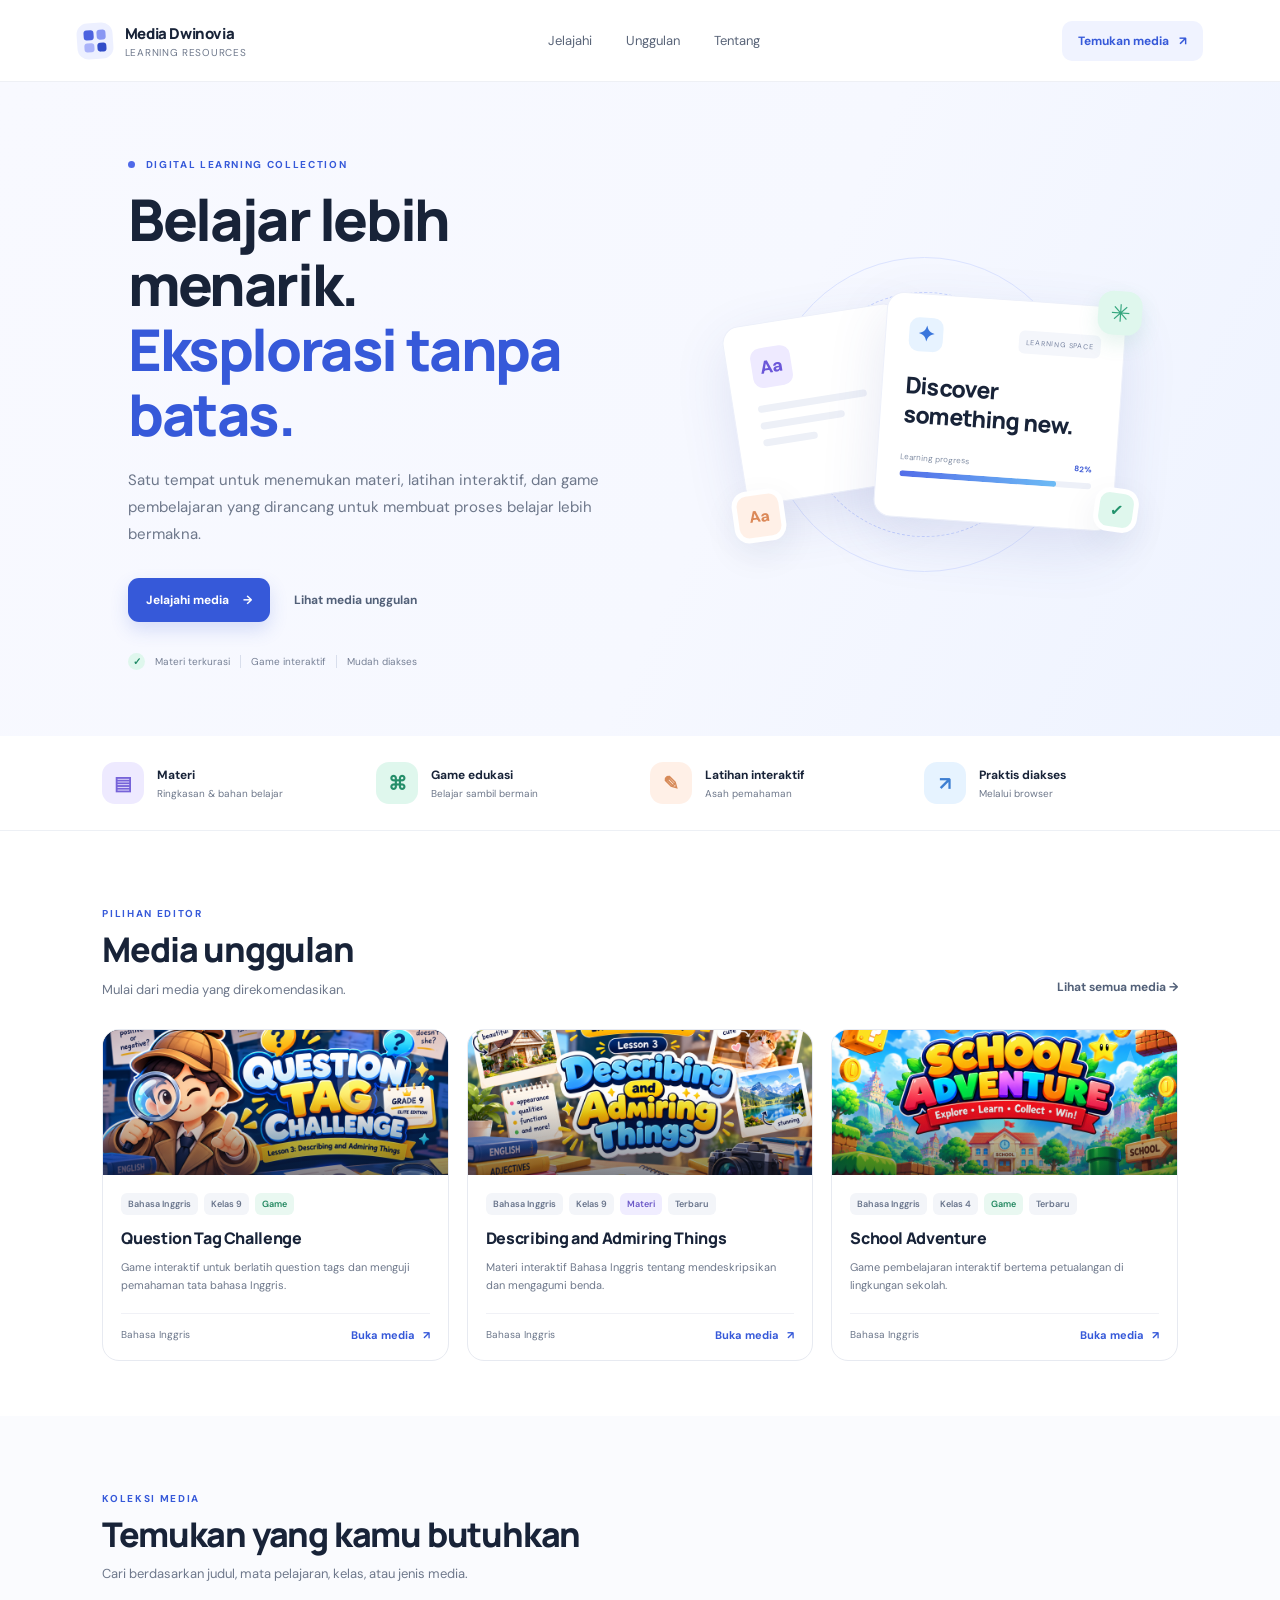
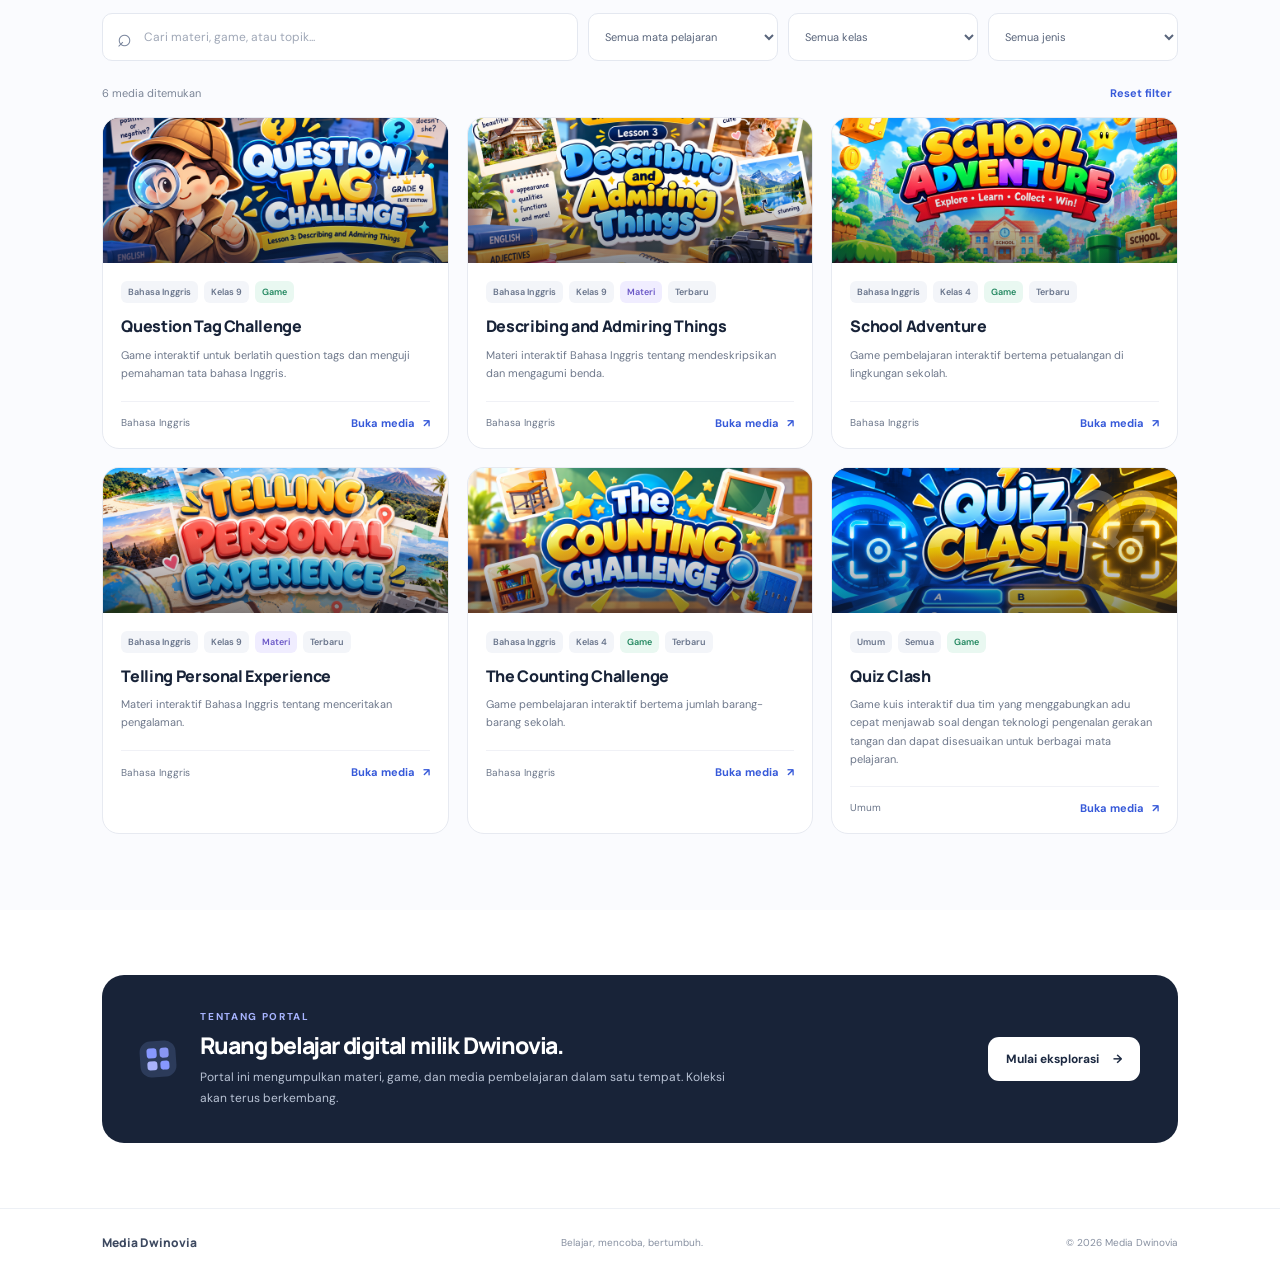
<file: index.html>
<!doctype html>
<html lang="id">
<head>
  <meta charset="utf-8">
  <meta name="viewport" content="width=device-width, initial-scale=1">
  <meta name="theme-color" content="#f7f8fc">
  <meta name="description" content="Media Dwinovia — pusat materi, game, dan media pembelajaran interaktif.">
  <title>Media Dwinovia — Belajar dengan Cara yang Lebih Menarik</title>
  <link rel="icon" href="/favicon.ico">
  <link rel="icon" type="image/png" href="/favicon.png">
  <link rel="stylesheet" href="assets/css/styles.css">
  <script src="data/media.js" defer></script>
  <script src="assets/js/app.js" defer></script>
</head>
<body>
  <a class="skip-link" href="#main">Lewati ke konten</a>
  <header class="site-header">
    <a class="brand" href="./" aria-label="Media Dwinovia beranda">
      <span class="brand-mark" aria-hidden="true"><span></span><span></span><span></span><span></span></span>
      <span class="brand-copy"><strong>Media Dwinovia</strong><small>Learning resources</small></span>
    </a>
    <nav class="top-nav" aria-label="Navigasi utama">
      <a href="#explore">Jelajahi</a>
      <a href="#featured">Unggulan</a>
      <a href="#about">Tentang</a>
    </nav>
    <a class="header-link" href="#explore">Temukan media <span aria-hidden="true">↗</span></a>
  </header>

  <main id="main">
    <section class="hero">
      <div class="hero-copy">
        <div class="eyebrow"><span class="eyebrow-dot"></span> DIGITAL LEARNING COLLECTION</div>
        <h1>Belajar lebih menarik.<br><span>Eksplorasi tanpa batas.</span></h1>
        <p class="hero-description">Satu tempat untuk menemukan materi, latihan interaktif, dan game pembelajaran yang dirancang untuk membuat proses belajar lebih bermakna.</p>
        <div class="hero-actions">
          <a class="button button-primary" href="#explore">Jelajahi media <span aria-hidden="true">→</span></a>
          <a class="text-link" href="#featured">Lihat media unggulan</a>
        </div>
        <div class="hero-meta"><span class="meta-check">✓</span> Materi terkurasi <span class="meta-divider"></span> Game interaktif <span class="meta-divider"></span> Mudah diakses</div>
      </div>
      <div class="hero-art" aria-hidden="true">
        <div class="art-orbit orbit-one"></div><div class="art-orbit orbit-two"></div>
        <div class="art-card card-back"><div class="mini-icon purple">Aa</div><div class="art-line long"></div><div class="art-line medium"></div><div class="art-line short"></div></div>
        <div class="art-card card-front"><div class="card-top"><span class="mini-icon blue">✦</span><span class="pill">LEARNING SPACE</span></div><div class="art-title">Discover<br>something new.</div><div class="progress-label"><span>Learning progress</span><b>82%</b></div><div class="progress-track"><span></span></div><div class="floating-star">✳</div></div>
        <div class="art-bubble bubble-one">Aa</div><div class="art-bubble bubble-two">✓</div>
      </div>
    </section>

    <section class="quick-stats" aria-label="Jenis media">
      <div class="stat"><span class="stat-icon icon-lavender">▤</span><div><strong>Materi</strong><small>Ringkasan & bahan belajar</small></div></div>
      <div class="stat"><span class="stat-icon icon-mint">⌘</span><div><strong>Game edukasi</strong><small>Belajar sambil bermain</small></div></div>
      <div class="stat"><span class="stat-icon icon-peach">✎</span><div><strong>Latihan interaktif</strong><small>Asah pemahaman</small></div></div>
      <div class="stat"><span class="stat-icon icon-sky">↗</span><div><strong>Praktis diakses</strong><small>Melalui browser</small></div></div>
    </section>

    <section class="section featured-section" id="featured">
      <div class="section-heading">
        <div><div class="eyebrow">PILIHAN EDITOR</div><h2>Media unggulan</h2><p>Mulai dari media yang direkomendasikan.</p></div>
        <a class="subtle-link" href="#explore">Lihat semua media <span aria-hidden="true">→</span></a>
      </div>
      <div class="featured-grid" id="featured-grid" aria-live="polite"></div>
    </section>

    <section class="section explore-section" id="explore">
      <div class="section-heading">
        <div><div class="eyebrow">KOLEKSI MEDIA</div><h2>Temukan yang kamu butuhkan</h2><p>Cari berdasarkan judul, mata pelajaran, kelas, atau jenis media.</p></div>
      </div>
      <div class="toolbar">
        <label class="search-box"><span class="search-symbol" aria-hidden="true">⌕</span><span class="sr-only">Cari media</span><input id="search-input" type="search" placeholder="Cari materi, game, atau topik..." autocomplete="off"></label>
        <label class="filter-wrap"><span class="sr-only">Filter mata pelajaran</span><select id="subject-filter"><option value="">Semua mata pelajaran</option></select></label>
        <label class="filter-wrap"><span class="sr-only">Filter kelas</span><select id="grade-filter"><option value="">Semua kelas</option></select></label>
        <label class="filter-wrap"><span class="sr-only">Filter jenis media</span><select id="type-filter"><option value="">Semua jenis</option></select></label>
      </div>
      <div class="results-bar"><span id="results-count">Memuat media...</span><button id="reset-filters" class="reset-button" type="button">Reset filter</button></div>
      <div class="media-grid" id="media-grid" aria-live="polite"></div>
      <div class="empty-state" id="empty-state" hidden><div class="empty-icon">⌕</div><h3>Media belum ditemukan</h3><p>Coba kata kunci atau filter yang berbeda.</p><button id="empty-reset" class="button button-secondary" type="button">Hapus semua filter</button></div>
    </section>

    <section class="about-band" id="about">
      <div class="about-mark"><span class="brand-mark" aria-hidden="true"><span></span><span></span><span></span><span></span></span></div>
      <div><div class="eyebrow">TENTANG PORTAL</div><h2>Ruang belajar digital milik Dwinovia.</h2><p>Portal ini mengumpulkan materi, game, dan media pembelajaran dalam satu tempat. Koleksi akan terus berkembang.</p></div>
      <a class="button button-dark" href="#explore">Mulai eksplorasi <span aria-hidden="true">→</span></a>
    </section>
  </main>

  <footer class="site-footer"><a class="footer-brand" href="./">Media Dwinovia</a><span>Belajar, mencoba, bertumbuh.</span><span id="footer-year"></span></footer>
  <noscript><div class="noscript-note">Aktifkan JavaScript pada browser untuk menampilkan katalog media.</div></noscript>
</body>
</html>
</file>
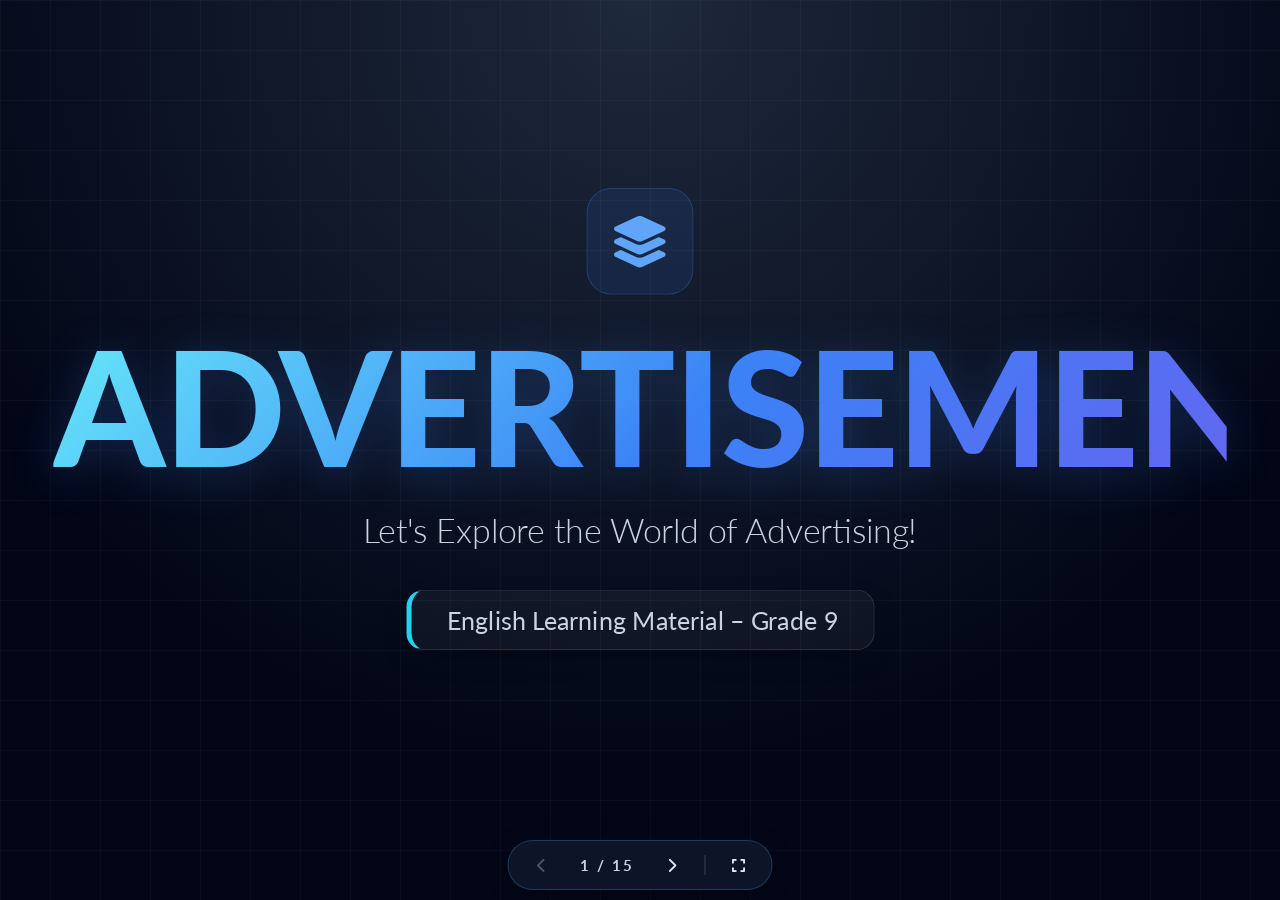
<file: advertisement/index.html>
<!DOCTYPE html>
<html lang="en">
<head>
<meta charset="UTF-8">
<meta name="viewport" content="width=device-width, initial-scale=1.0">
<title>Advertisement – Grade 9</title>
<link href="https://fonts.googleapis.com/css2?family=Lato:ital,wght@0,300;0,400;0,700;0,900;1,400;1,700&display=swap" rel="stylesheet">
<link rel="stylesheet" href="https://cdnjs.cloudflare.com/ajax/libs/font-awesome/6.4.0/css/all.min.css">
<style>
/* ===== Tokens ===== */
:root{
  --bg:#020617; --panel:rgba(255,255,255,.045); --line:rgba(255,255,255,.13);
  --text:#f8fafc; --muted:#cbd5e1; --dim:#94a3b8;
  --cyan:#22d3ee; --blue:#60a5fa; --indigo:#818cf8; --sky:#38bdf8; --orange:#fb923c; --red:#f87171; --yellow:#facc15;
}
*{box-sizing:border-box;margin:0;padding:0}
html,body{height:100%;overflow:hidden}
body{font-family:'Lato',sans-serif;color:var(--text);background:radial-gradient(circle at 50% 0%,#1e293b 0%,#020617 70%) var(--bg)}
.bg-pattern{position:fixed;inset:0;pointer-events:none;
  background-image:linear-gradient(to right,rgba(255,255,255,.03) 1px,transparent 1px),linear-gradient(to bottom,rgba(255,255,255,.03) 1px,transparent 1px);
  background-size:50px 50px}

/* ===== Stage: fixed 1600x900 canvas, scaled to fit the screen above the nav bar ===== */
#viewport{position:fixed;left:0;right:0;top:4px;bottom:66px;overflow:hidden}
#stage{position:absolute;left:50%;top:50%;width:1440px;height:810px;transform:translate(-50%,-50%)}

.slide{position:absolute;inset:0;padding:36px 60px;display:flex;flex-direction:column;justify-content:center;
  opacity:0;visibility:hidden;transform:scale(.97);transition:opacity .5s ease,transform .5s ease,visibility .5s}
.slide.active{opacity:1;visibility:visible;transform:scale(1)}

/* staggered entrance */
.slide.active .s1{animation:up .6s ease both .15s}
.slide.active .s2{animation:up .6s ease both .3s}
.slide.active .s3{animation:up .6s ease both .45s}
.slide.active .s4{animation:up .6s ease both .6s}
.slide.active .s5{animation:up .6s ease both .75s}
.slide.active .s6{animation:up .6s ease both .9s}
@keyframes up{from{opacity:0;transform:translateY(24px)}to{opacity:1;transform:none}}
.float{animation:float 6s ease-in-out infinite}
@keyframes float{50%{transform:translateY(-12px)}}

/* ===== Typography & helpers ===== */
.center{text-align:center}
/* Increased h-title font-size from 64px to 80px */
.h-title{font-size:80px;font-weight:900;line-height:1.1;letter-spacing:-.5px}
.h-sub{font-size:30px;font-weight:300;color:var(--muted);line-height:1.4}
.bar{width:90px;height:5px;border-radius:4px;background:var(--blue);margin:18px 0 26px}
.center .bar{margin-left:auto;margin-right:auto}
.panel{background:var(--panel);border:1px solid var(--line);border-radius:20px;box-shadow:0 12px 32px -12px rgba(0,0,0,.6)}
.c-cyan{color:var(--cyan)} .c-blue{color:var(--blue)} .c-indigo{color:var(--indigo)} .c-sky{color:var(--sky)} .c-yellow{color:var(--yellow)} .c-red{color:var(--red)} .c-white{color:#fff}
.split{display:flex;gap:64px;align-items:center}
.stack{display:flex;flex-direction:column;gap:20px}
.num{opacity:.9;margin-right:6px}
.u{font-weight:700;color:#fff;border-bottom:3px solid var(--blue);padding-bottom:2px}

.chips{display:flex;flex-wrap:wrap;gap:12px}
.chip{font-size:24px;padding:8px 18px;border-radius:10px;border:1px solid rgba(96,165,250,.35);background:rgba(96,165,250,.1);color:#dbeafe}
.chip.ind{border-color:rgba(129,140,248,.4);background:rgba(129,140,248,.12);color:#e0e7ff}
.chip.round{border-radius:999px}

.box{padding:24px 30px;border-left:6px solid var(--blue)}
.box h3{font-size:28px;font-weight:700;margin-bottom:12px;display:flex;align-items:center;gap:12px}
.box ul{font-size:27px;color:var(--muted);line-height:1.5;padding-left:30px}

/* ===== Slide 1 ===== */
.cover-icon{display:inline-flex;width:120px;height:120px;border-radius:28px;align-items:center;justify-content:center;font-size:58px;color:var(--blue);
  background:rgba(59,130,246,.1);border:1px solid rgba(59,130,246,.3);margin:0 auto 34px}
.cover-title{font-size:180px;font-weight:900;line-height:1;text-transform:uppercase;letter-spacing:-2px;
  background:linear-gradient(135deg,#67e8f9,#3b82f6 55%,#6366f1);-webkit-background-clip:text;background-clip:text;color:transparent;
  filter:drop-shadow(0 8px 24px rgba(59,130,246,.25))}
.cover-sub{font-size:38px;font-weight:300;color:var(--muted);margin:28px 0 44px}
.cover-badge{display:inline-block;font-size:28px;color:var(--muted);padding:16px 40px;border-left:6px solid var(--cyan)}

/* ===== Slide 2: question list + 4 media mockups ===== */
.q{display:flex;align-items:center;gap:18px;padding:18px 22px;font-size:29px;color:#e2e8f0;line-height:1.25}
.qi{flex:none;width:58px;height:58px;border-radius:50%;display:flex;align-items:center;justify-content:center;font-size:26px}
.think{margin-top:28px;font-size:32px;font-weight:700;font-style:italic;color:var(--cyan);border-left:4px solid var(--cyan);padding-left:18px}

.adgrid{flex:1;display:grid;grid-template-columns:1fr 1fr;gap:22px}
.adtile{display:flex;flex-direction:column;padding:16px;height:350px}
.adscene{flex:1;display:flex;align-items:center;justify-content:center;border-radius:14px;overflow:hidden;position:relative}
.adtile figcaption{font-size:24px;font-weight:700;color:var(--muted);display:flex;align-items:center;gap:10px;padding:14px 4px 2px}
.adtile figcaption i{color:var(--cyan)}

/* billboard */
.sc-sky{background:linear-gradient(#0c4a6e,#0f172a)}
.billboard{display:flex;flex-direction:column;align-items:center}
.bb-board{width:300px;height:150px;border:7px solid #334155;border-radius:8px;display:flex;align-items:center;gap:16px;padding:14px 18px;
  background:linear-gradient(135deg,#f97316,#facc15);box-shadow:0 10px 20px rgba(0,0,0,.4)}
.bb-board>i{font-size:66px;color:#fff;filter:drop-shadow(0 3px 4px rgba(0,0,0,.25))}
.bb-title{font-size:32px;font-weight:900;color:#fff;line-height:1;text-shadow:0 2px 4px rgba(0,0,0,.25)}
.bb-text{font-size:19px;font-weight:700;color:#7c2d12;margin-top:8px;background:#fff7ed;padding:3px 8px;border-radius:6px;display:inline-block}
.bb-legs{width:200px;display:flex;justify-content:space-between}
.bb-legs span{width:12px;height:58px;background:#475569}
/* phone */
.sc-pink{background:linear-gradient(#3b0764,#0f172a)}
.phone{width:196px;height:262px;border:6px solid #334155;border-radius:26px;background:#0f172a;padding:10px;display:flex;flex-direction:column;gap:7px}
.ph-head{display:flex;align-items:center;gap:8px;font-size:15px;color:#e2e8f0;line-height:1.1}
.ph-head small{display:block;font-size:13px;color:var(--dim)}
.ph-av{width:28px;height:28px;border-radius:50%;background:linear-gradient(135deg,#ec4899,#8b5cf6);display:flex;align-items:center;justify-content:center;font-size:13px;color:#fff}
.ph-img{height:118px;border-radius:10px;background:linear-gradient(135deg,#ec4899,#8b5cf6);display:flex;align-items:center;justify-content:center;font-size:58px;color:#fff;position:relative}
.ph-tag{position:absolute;top:8px;right:8px;background:var(--yellow);color:#422006;font-size:15px;font-weight:900;padding:2px 8px;border-radius:6px}
.ph-cap{font-size:15px;color:#e2e8f0;line-height:1.25}
.ph-icons{display:flex;gap:14px;font-size:17px;color:#f472b6}
/* tv */
.sc-blue{background:linear-gradient(#1e3a8a,#0f172a)}
.tv{display:flex;flex-direction:column;align-items:center}
.tv-screen{width:300px;height:172px;border:11px solid #1e293b;border-radius:14px;position:relative;display:flex;align-items:center;gap:14px;padding:0 18px;
  background:linear-gradient(135deg,#1d4ed8,#38bdf8);box-shadow:0 10px 20px rgba(0,0,0,.45)}
.tv-screen>i{font-size:70px;color:#fff}
.tv-title{font-size:30px;font-weight:900;color:#fff;line-height:1}
.tv-text{font-size:17px;color:#e0f2fe;margin-top:6px;font-style:italic}
.tv-live{position:absolute;left:10px;bottom:7px;font-size:13px;color:#fff;background:rgba(0,0,0,.35);padding:1px 7px;border-radius:4px}
.tv-neck{width:20px;height:16px;background:#334155}
.tv-foot{width:110px;height:10px;border-radius:6px;background:#334155}
/* newspaper */
.sc-gray{background:linear-gradient(#334155,#0f172a)}
.paper{width:300px;height:226px;background:#f8fafc;color:#0f172a;border-radius:4px;padding:12px 14px;transform:rotate(-2deg);box-shadow:0 10px 20px rgba(0,0,0,.45)}
.np-head{font-family:Georgia,serif;font-size:25px;font-weight:900;text-align:center;border-bottom:4px double #0f172a;padding-bottom:4px;margin-bottom:10px}
.np-body{display:grid;grid-template-columns:1fr 1.25fr;gap:12px}
.np-lines i{display:block;height:8px;background:#cbd5e1;border-radius:2px;margin-bottom:11px}
.np-lines i:nth-child(3n){width:70%}
.np-ad{border:3px dashed #dc2626;background:#fef3c7;border-radius:4px;padding:8px 6px;text-align:center;display:flex;flex-direction:column;align-items:center;gap:3px}
.np-ad i{font-size:44px;color:#ea580c}
.np-ad b{font-size:16px;font-weight:900;line-height:1.05}
.np-ad span{font-size:15px;font-weight:900;color:#dc2626}

/* ===== Slide 3 ===== */
.def{max-width:1320px;margin:0 auto;text-align:left;padding:44px 64px;position:relative;border-top:5px solid #3b82f6}
.def-quote{position:absolute;top:22px;left:22px;font-size:54px;color:rgba(59,130,246,.2)}
.def-main{font-size:42px;font-weight:300;line-height:1.45;color:#e2e8f0;position:relative}
.hr{height:1px;background:rgba(148,163,184,.25);margin:28px 0}
.def-sub{font-size:37px;font-weight:300;line-height:1.5;color:var(--muted)}
.flow{display:flex;align-items:center;justify-content:center;gap:24px;margin-top:40px}
.flow-step{display:flex;align-items:center;gap:14px;padding:16px 28px;font-size:31px;font-weight:700}
.flow-step i{font-size:30px}
.flow>.fa-arrow-right{font-size:28px;color:var(--dim)}

/* ===== Slide 4 / 5 cards ===== */
.grid2{display:grid;grid-template-columns:1fr 1fr;gap:28px;margin:0 auto;width:100%}
.pcard{display:flex;align-items:flex-start;gap:28px;padding:36px 40px}
.picon{flex:none;width:90px;height:90px;border-radius:16px;display:flex;align-items:center;justify-content:center;font-size:42px}
.pcard h3{font-size:40px;font-weight:900;margin-bottom:10px}
.pcard p{font-size:30px;color:var(--muted);line-height:1.4}
.grid3{display:grid;grid-template-columns:repeat(3,1fr);gap:32px;margin:0 auto;width:100%}
.kcard{display:flex;flex-direction:column;align-items:center;padding:46px 36px;border-top:4px solid}
.kicon{width:128px;height:128px;border-radius:50%;display:flex;align-items:center;justify-content:center;font-size:58px;margin-bottom:28px}
.kcard h3{font-size:40px;font-weight:900;margin-bottom:12px}
.kcard p{font-size:30px;color:var(--muted);line-height:1.4}

/* tints */
.t-blue{background:rgba(59,130,246,.14);color:var(--blue)}
.t-cyan{background:rgba(6,182,212,.14);color:var(--cyan)}
.t-indigo{background:rgba(99,102,241,.16);color:var(--indigo)}
.t-sky{background:rgba(14,165,233,.14);color:var(--sky)}

/* ===== Slides 6-8 ===== */
.kind-title{font-size:52px;font-weight:900;margin-bottom:10px;line-height:1.1}
.kind-desc{font-size:30px;font-weight:300;color:var(--muted);line-height:1.4}
.mock-col{flex:0 0 520px;display:flex;flex-direction:column;align-items:center}
.mock-cap{margin-top:14px;font-size:20px;color:var(--dim);font-style:italic}

.juice{width:440px;background:#0f172a;border:1px solid #334155;border-radius:22px;overflow:hidden;box-shadow:0 24px 50px -12px rgba(0,0,0,.7)}
.juice-vis{height:220px;background:linear-gradient(135deg,#f97316,#facc15);position:relative;display:flex;align-items:center;justify-content:center}
.juice-vis .g{font-size:120px;color:#fff;filter:drop-shadow(0 6px 10px rgba(0,0,0,.25))}
.juice-vis .l1,.juice-vis .l2{position:absolute;font-size:52px;color:#fef08a}
.juice-vis .l1{left:60px;top:40px;transform:rotate(-20deg)} .juice-vis .l2{right:60px;bottom:36px;transform:rotate(25deg)}
.juice-body{padding:26px 30px 30px;text-align:center}
.juice-body h3{font-size:44px;font-weight:900;letter-spacing:3px;color:var(--orange)}
.juice-body p{font-size:23px;color:var(--muted);font-style:italic;margin:6px 0 16px}
.price{display:inline-block;font-size:23px;font-weight:700;color:#fdba74;border:1px solid rgba(249,115,22,.4);background:rgba(249,115,22,.12);padding:6px 18px;border-radius:8px;margin-bottom:18px}
.btn{display:block;font-size:25px;font-weight:900;color:#fff;background:#ea580c;padding:14px;border-radius:12px}

.audio{width:500px;padding:28px}
.au-head{display:flex;justify-content:space-between;align-items:center;margin-bottom:22px}
.au-who{display:flex;align-items:center;gap:14px}
.au-mic{width:54px;height:54px;border-radius:10px;background:#2563eb;display:flex;align-items:center;justify-content:center;font-size:24px;color:#fff}
.au-who small{display:block;font-size:17px;color:var(--dim);text-transform:uppercase;letter-spacing:1.5px;font-weight:700}
.au-who b{font-size:22px}
.script{background:rgba(15,23,42,.85);border:1px solid #334155;border-radius:14px;padding:22px 24px;font-size:27px;line-height:1.5;color:#e2e8f0;margin-bottom:24px}
.wave{display:flex;justify-content:center;align-items:center;gap:9px;height:64px}
.wave span{width:8px;border-radius:6px;background:var(--sky);animation:wave 1s ease-in-out infinite}
@keyframes wave{50%{transform:scaleY(.35)}}

.video{width:520px;overflow:hidden}
.vid{aspect-ratio:16/9;position:relative;background:linear-gradient(135deg,#1e293b,#312e81);display:flex;align-items:center;justify-content:center;gap:28px}
.vid .who{font-size:78px;color:#c7d2fe} .vid .arrow{font-size:30px;color:#a5b4fc} .vid .milk{font-size:78px;color:#fff}
.vid .play{position:absolute;inset:0;margin:auto;width:70px;height:70px;border-radius:50%;background:rgba(37,99,235,.85);display:flex;align-items:center;justify-content:center;font-size:26px;color:#fff;padding-left:5px;box-shadow:0 0 0 8px rgba(37,99,235,.2)}
.vid .ctrl{position:absolute;left:0;right:0;bottom:0;padding:10px 14px;background:linear-gradient(transparent,rgba(2,6,23,.9))}
.vid .track{height:5px;background:#475569;border-radius:4px;overflow:hidden;margin-bottom:6px}
.vid .track i{display:block;width:45%;height:100%;background:var(--blue)}
.vid .time{display:flex;justify-content:space-between;font-size:15px;color:var(--muted)}
.vid-info{padding:20px 24px;background:rgba(30,41,59,.5)}
.vid-info h4{font-size:20px;font-weight:900;color:#a5b4fc;letter-spacing:1px;margin-bottom:6px}
.vid-info p{font-size:24px;line-height:1.4;color:var(--muted)}
.vid-info .nar{font-style:italic;color:#e2e8f0;border-left:4px solid var(--blue);padding-left:12px}

/* ===== Slide 9: structure (Updated for 8 elements) ===== */
.struct{display:grid;grid-template-columns:1fr 400px 1fr;gap:18px;align-items:center}
.el{padding:10px 16px;display:flex;gap:12px;align-items:flex-start}
.el + .el{margin-top:12px}
.tag{flex:none;width:34px;height:34px;border-radius:8px;display:flex;align-items:center;justify-content:center;font-size:19px;font-weight:900;color:#fff;box-shadow:0 3px 8px rgba(0,0,0,.35)}
.tg1{background:#2563eb}.tg2{background:#0891b2}.tg3{background:#4f46e5}.tg4{background:#0284c7}.tg5{background:#db2777}.tg6{background:#059669}.tg7{background:#f59e0b}.tg8{background:#8b5cf6}
.el h3{font-size:21px;font-weight:900;line-height:1.15;margin:3px 0 4px}
.el p{font-size:17.5px;color:var(--muted);line-height:1.35}
.el p i{display:block;color:var(--dim);margin-top:2px}

.poster{background:#fff7ed;color:#1e293b;border-radius:18px;padding:18px 24px 16px;position:relative;box-shadow:0 24px 50px -10px rgba(0,0,0,.7);text-align:center}
.poster .p-el{position:relative}
.poster .p-el > .tag{position:absolute;left:-44px;top:50%;margin-top:-17px;width:34px;height:34px;font-size:17px}
.p-head{font-size:22px;font-weight:900;line-height:1.1;text-transform:uppercase;color:#9a3412}
.p-prod{font-size:32px;font-weight:900;color:#ea580c;margin:6px 0;letter-spacing:1px}
.p-vis{height:160px;margin-top:6px;border-radius:14px;background:radial-gradient(circle at 50% 60%,#fde047,#f97316 70%);display:flex;align-items:center;justify-content:center;position:relative;overflow:visible}
.p-vis .glass{font-size:100px;color:#fff;filter:drop-shadow(0 6px 6px rgba(0,0,0,.25));z-index:2}
.p-vis .lemon1{position:absolute;font-size:50px;color:#fef08a;left:20px;bottom:10px;transform:rotate(-15deg);z-index:1}
.p-vis .lemon2{position:absolute;font-size:40px;color:#fef08a;right:25px;top:20px;transform:rotate(20deg);z-index:1}
.p-body{font-size:17px;color:#475569;line-height:1.35;margin-top:10px}
.p-price{font-size:19px;color:#b91c1c;margin-top:10px}
.p-price b{font-size:22px}
.p-promo{display:inline-block;background:#dc2626;color:#fff;padding:2px 8px;border-radius:6px;font-size:14px;font-weight:900;margin-top:4px}
.p-slogan{font-size:20px;font-weight:900;font-style:italic;color:#c2410c;margin-top:10px}
.p-cta{display:block;background:#ea580c;color:#fff;font-size:22px;font-weight:900;padding:8px;border-radius:10px;margin-top:10px}
.p-contact{font-size:15px;color:#64748b;border-top:1px solid #cbd5e1;margin-top:10px;padding-top:8px;display:flex;justify-content:center;gap:12px;flex-wrap:wrap}
.p-contact i{color:#ea580c}

/* ===== Slide 10 ===== */
.lf-icon{display:inline-flex;width:104px;height:104px;border-radius:50%;align-items:center;justify-content:center;font-size:48px;color:var(--cyan);background:rgba(6,182,212,.1);border:1px solid rgba(6,182,212,.3);margin-bottom:24px}
.lf-text{font-size:35px;font-weight:300;line-height:1.5;color:var(--muted);max-width:1320px;margin:0 auto 32px}
.lf-sub{font-size:36px;font-weight:900;color:var(--cyan);margin-bottom:22px}
.lf-chips{display:flex;flex-wrap:wrap;justify-content:center;gap:16px}
.lf-chips span{font-size:30px;font-weight:700;padding:14px 26px}

/* ===== Slide 11 ===== */
.words{display:grid;gap:12px}
.word{display:flex;justify-content:space-between;align-items:center;padding:12px 24px;border-left:5px solid var(--blue)}
.word b{font-size:33px}
.word span{font-size:25px;color:var(--muted);font-style:italic}
.label{font-size:22px;font-weight:900;color:var(--blue);letter-spacing:2px;text-transform:uppercase;margin-bottom:12px}
.exlist{list-style:none;padding:24px 30px;font-size:29px;color:#e2e8f0;display:grid;gap:16px}
.exlist i{margin-right:12px}
.note{padding:20px 26px;font-size:26px;line-height:1.45;color:var(--muted)}

/* ===== Slide 12 ===== */
.ptn{background:#0f172a;border:1px solid #334155;border-radius:10px;padding:16px;text-align:center;font-family:Consolas,monospace;font-size:26px}
table{width:100%;border-collapse:collapse;font-size:28px}
th{background:rgba(30,41,59,.85);text-align:left;font-size:21px;letter-spacing:1.5px;text-transform:uppercase;padding:14px 24px}
td{padding:14px 24px;border-top:1px solid rgba(71,85,105,.5)}
td:first-child{font-weight:700;color:#fff}
td:last-child{color:var(--muted)}

/* ===== Slide 13 ===== */
.ss-row{display:grid;grid-template-columns:1fr 50px 1fr;align-items:center;padding:16px 28px;border-left:6px solid}
.ss-row .long{font-size:26px;color:var(--muted);font-style:italic;line-height:1.35}
.ss-row .arr{font-size:26px;color:#64748b;text-align:center}
.ss-row .short{font-size:38px;font-weight:900}

/* ===== Slide 14 ===== */
.adj{display:grid;grid-template-columns:1fr 1fr;gap:10px 28px;margin-bottom:20px}
.adj div{border-bottom:1px solid rgba(71,85,105,.5);padding-bottom:8px}
.adj b{font-size:30px;color:#7dd3fc;display:block}
.adj span{font-size:23px;color:var(--muted);font-style:italic}
.mini{font-size:21px;font-weight:900;color:var(--dim);letter-spacing:2px;text-transform:uppercase;margin-bottom:10px}
.ex2{font-size:27px;color:#e2e8f0;line-height:1.55;padding-left:30px}

/* ===== Slide 15 ===== */
.end-icon{display:inline-flex;width:130px;height:130px;border-radius:50%;align-items:center;justify-content:center;font-size:60px;color:var(--cyan);background:rgba(59,130,246,.1);border:1px solid rgba(59,130,246,.3);box-shadow:0 0 60px rgba(59,130,246,.25);margin-bottom:34px}
.end-title{font-size:56px;font-weight:900;letter-spacing:1px;margin-bottom:34px}
.end-box{max-width:1240px;margin:0 auto;padding:44px 60px;border-top:5px solid var(--cyan);font-size:40px;font-weight:300;line-height:1.6;color:var(--muted)}
.thanks{margin-top:44px;font-size:26px;font-weight:900;letter-spacing:.5em;color:var(--dim)}

/* ===== Navigation (sits in its own strip under the slide, never over it) ===== */
#progress{position:fixed;top:0;left:0;height:4px;width:0;background:var(--sky);box-shadow:0 0 10px var(--sky);transition:width .3s;z-index:60}
#nav{position:fixed;bottom:10px;left:50%;transform:translateX(-50%);z-index:50;display:flex;align-items:center;gap:14px;padding:5px 14px;border-radius:999px;
  background:rgba(15,23,42,.9);border:1px solid rgba(56,189,248,.25);box-shadow:0 4px 20px rgba(0,0,0,.4)}
#nav button{width:38px;height:38px;border-radius:50%;border:1px solid transparent;background:transparent;color:#e2e8f0;font-size:15px;cursor:pointer;transition:.2s}
#nav button:hover:not(:disabled){background:rgba(56,189,248,.12);border-color:rgba(56,189,248,.4);color:var(--sky)}
#nav button:disabled{opacity:.3;cursor:not-allowed}
#counter{font-size:15px;font-weight:700;letter-spacing:2px;color:var(--muted);min-width:64px;text-align:center}
#nav .sep{width:1px;height:20px;background:rgba(148,163,184,.3)}
</style>
</head>
<body>
<div class="bg-pattern"></div>
<div id="progress"></div>

<div id="viewport">
<div id="stage">

<!-- 1. COVER -->
<section class="slide active center">
  <div class="s1"><div class="cover-icon float"><i class="fa-solid fa-layer-group"></i></div></div>
  <h1 class="cover-title s2">Advertisement</h1>
  <p class="cover-sub s3">Let's Explore the World of Advertising!</p>
  <div class="s4"><div class="cover-badge panel">English Learning Material – Grade 9</div></div>
</section>

<!-- 2. WHAT CAN YOU SEE? -->
<section class="slide">
  <div class="split">
    <div style="flex:0 0 560px">
      <h2 class="h-title s1">What Can You See?</h2>
      <div class="bar s1"></div>
      <p class="h-sub s1" style="margin-bottom:26px">Look at these advertisements!</p>
      <div class="stack">
        <div class="q panel s2"><span class="qi t-blue"><i class="fa-solid fa-box-open"></i></span>What products are being advertised?</div>
        <div class="q panel s3"><span class="qi t-cyan"><i class="fa-solid fa-map-location-dot"></i></span>Where can you find advertisements?</div>
        <div class="q panel s4"><span class="qi t-indigo"><i class="fa-solid fa-lightbulb"></i></span>Why do people create advertisements?</div>
      </div>
      <p class="think s5">Think and share your ideas!</p>
    </div>

    <div class="adgrid s3">
      <figure class="adtile panel">
        <div class="adscene sc-sky">
          <div class="billboard">
            <div class="bb-board"><i class="fa-solid fa-glass-water"></i><div><div class="bb-title">FRESH<br>JUICE!</div><div class="bb-text">Only Rp10,000</div></div></div>
            <div class="bb-legs"><span></span><span></span></div>
          </div>
        </div>
        <figcaption><i class="fa-solid fa-signs-post"></i> Billboard – Fresh Juice</figcaption>
      </figure>

      <figure class="adtile panel">
        <div class="adscene sc-pink">
          <div class="phone">
            <div class="ph-head"><span class="ph-av"><i class="fa-solid fa-shoe-prints"></i></span><div><b>kickstore</b><small>Sponsored</small></div></div>
            <div class="ph-img"><i class="fa-solid fa-shoe-prints"></i><span class="ph-tag">30% OFF</span></div>
            <div class="ph-cap"><b>New Sneakers!</b> Walk comfortably.</div>
            <div class="ph-icons"><i class="fa-solid fa-heart"></i><i class="fa-regular fa-comment"></i><i class="fa-regular fa-paper-plane"></i></div>
          </div>
        </div>
        <figcaption><i class="fa-solid fa-mobile-screen"></i> Social Media – Sneakers</figcaption>
      </figure>

      <figure class="adtile panel">
        <div class="adscene sc-blue">
          <div class="tv">
            <div class="tv-screen"><i class="fa-solid fa-bottle-water"></i><div><div class="tv-title">FRESH<br>MILK</div><div class="tv-text">Drink it, live better!</div></div><span class="tv-live"><i class="fa-solid fa-play"></i> 0:15</span></div>
            <div class="tv-neck"></div><div class="tv-foot"></div>
          </div>
        </div>
        <figcaption><i class="fa-solid fa-tv"></i> Television – Fresh Milk</figcaption>
      </figure>

      <figure class="adtile panel">
        <div class="adscene sc-gray">
          <div class="paper">
            <div class="np-head">DAILY NEWS</div>
            <div class="np-body">
              <div class="np-lines"><i></i><i></i><i></i><i></i><i></i><i></i><i></i><i></i><i></i></div>
              <div class="np-ad"><i class="fa-solid fa-burger"></i><b>DELICIOUS<br>BURGER</b><span>Only Rp20,000!</span></div>
            </div>
          </div>
        </div>
        <figcaption><i class="fa-solid fa-newspaper"></i> Newspaper – Burger</figcaption>
      </figure>
    </div>
  </div>
</section>

<!-- 3. DEFINITION -->
<section class="slide center">
  <h2 class="h-title s1">What is an Advertisement?</h2>
  <div class="bar s1" style="background:var(--cyan)"></div>
  <div class="def panel s2">
    <i class="fa-solid fa-quote-left def-quote"></i>
    <p class="def-main">An advertisement is a <b class="c-cyan">text, picture, audio, or video</b> that contains information about a product, service, event, or idea.</p>
    <div class="hr"></div>
    <p class="def-sub">It is designed to <span class="u">attract people's attention</span> and <span class="u">persuade them</span> to take action.</p>
  </div>
  <div class="flow s4">
    <div class="flow-step panel"><i class="fa-solid fa-eye c-cyan"></i> Attract</div>
    <i class="fa-solid fa-arrow-right"></i>
    <div class="flow-step panel"><i class="fa-solid fa-comments c-blue"></i> Persuade</div>
    <i class="fa-solid fa-arrow-right"></i>
    <div class="flow-step panel"><i class="fa-solid fa-cart-shopping c-indigo"></i> Take Action</div>
  </div>
</section>

<!-- 4. PURPOSE -->
<section class="slide">
  <div class="center s1" style="margin-bottom:44px">
    <h2 class="h-title">Purpose of Advertisement</h2>
    <p class="h-sub" style="margin-top:12px">Why do people create advertisements?</p>
  </div>
  <div class="grid2">
    <div class="pcard panel s2"><div class="picon t-blue"><i class="fa-solid fa-circle-info"></i></div><div><h3>1. To Inform</h3><p>Give information about a product, service, or event.</p></div></div>
    <div class="pcard panel s3"><div class="picon t-cyan"><i class="fa-solid fa-handshake-angle"></i></div><div><h3>2. To Persuade</h3><p>Convince people to buy or use something.</p></div></div>
    <div class="pcard panel s4"><div class="picon t-indigo"><i class="fa-solid fa-rocket"></i></div><div><h3>3. To Promote</h3><p>Introduce and increase public interest in a product, service, or event.</p></div></div>
    <div class="pcard panel s5"><div class="picon t-sky"><i class="fa-solid fa-clock-rotate-left"></i></div><div><h3>4. To Remind</h3><p>Keep a brand or product in people's minds.</p></div></div>
  </div>
</section>

<!-- 5. KINDS -->
<section class="slide center">
  <h2 class="h-title s1">Kinds of Advertisement</h2>
  <div class="bar s1"></div>
  <p class="h-sub s2" style="margin-bottom:48px">There are three common forms of advertisement.<br>Each uses different media to deliver its message.</p>
  <div class="grid3">
    <div class="kcard panel s3" style="border-top-color:var(--cyan)"><div class="kicon t-cyan"><i class="fa-regular fa-image"></i></div><h3>1. Text &amp; Picture</h3><p>Combines written words and visual images.</p></div>
    <div class="kcard panel s4" style="border-top-color:var(--blue)"><div class="kicon t-blue"><i class="fa-solid fa-headphones-simple"></i></div><h3>2. Audio</h3><p>Delivered through sound or spoken words.</p></div>
    <div class="kcard panel s5" style="border-top-color:var(--indigo)"><div class="kicon t-indigo"><i class="fa-solid fa-film"></i></div><h3>3. Video</h3><p>Combines moving images, sound, and spoken words.</p></div>
  </div>
</section>

<!-- 6. TEXT & PICTURE -->
<section class="slide">
  <div class="split">
    <div class="stack" style="flex:1;gap:24px">
      <div class="s1"><h2 class="kind-title c-cyan" style="font-size:64px">1. Text and Picture Advertisement</h2><p class="kind-desc">Combines written words and images to attract people's attention.</p></div>
      <div class="box panel s2" style="border-left-color:var(--cyan)">
        <h3><i class="fa-solid fa-list-check c-cyan"></i> Characteristics</h3>
        <ul><li>Attractive pictures or illustrations</li><li>Short and interesting sentences</li><li>Persuasive words</li><li>Slogans and important information</li></ul>
      </div>
      <div class="box panel s3">
        <h3><i class="fa-solid fa-tags c-blue"></i> Examples</h3>
        <div class="chips"><span class="chip">Posters</span><span class="chip">Brochures</span><span class="chip">Newspaper ads</span><span class="chip">Magazine ads</span><span class="chip">Social media posts</span></div>
      </div>
    </div>
    <div class="mock-col s4">
      <div class="juice">
        <div class="juice-vis"><i class="fa-solid fa-lemon l1"></i><i class="fa-solid fa-glass-water g"></i><i class="fa-solid fa-lemon l2"></i></div>
        <div class="juice-body">
          <h3>FRESH JUICE!</h3>
          <p>Fresh, Healthy, and Delicious!</p>
          <span class="price">Only Rp10,000 per glass!</span>
          <span class="btn">BUY NOW!</span>
        </div>
      </div>
      <p class="mock-cap">Sample Advertisement</p>
    </div>
  </div>
</section>

<!-- 7. AUDIO -->
<section class="slide">
  <div class="split">
    <div class="stack" style="flex:1;gap:24px">
      <div class="s1"><h2 class="kind-title c-blue" style="font-size:64px">2. Audio Advertisement</h2><p class="kind-desc">Delivered through sound or spoken words, without visual images.</p></div>
      <div class="box panel s2">
        <h3><i class="fa-solid fa-list-check c-blue"></i> Characteristics</h3>
        <ul><li>Spoken words or narration</li><li>Music and sound effects</li><li>Interesting voice and tone</li><li>Clear and memorable messages</li></ul>
      </div>
      <div class="box panel s3" style="border-left-color:var(--indigo)">
        <h3><i class="fa-solid fa-tags c-indigo"></i> Examples</h3>
        <div class="chips"><span class="chip ind">Radio commercials</span><span class="chip ind">Podcast ads</span><span class="chip ind">Music streaming ads</span></div>
      </div>
    </div>
    <div class="mock-col s4">
      <div class="audio panel">
        <div class="au-head">
          <div class="au-who"><div class="au-mic"><i class="fa-solid fa-microphone"></i></div><div><small>Sample Script</small><b>Radio Commercial</b></div></div>
          <i class="fa-solid fa-tower-broadcast c-blue" style="font-size:28px"></i>
        </div>
        <div class="script">"Are you hungry? Visit <b class="c-cyan">Delicious Burger</b> today! Enjoy our special beef burger for only <b class="c-blue">Rp20,000</b>. Fresh ingredients, amazing taste! Come and try it now!"</div>
        <div class="wave">
          <span style="height:22px"></span><span style="height:40px;animation-delay:.2s;background:var(--cyan)"></span><span style="height:56px;animation-delay:.4s"></span><span style="height:30px;animation-delay:.1s;background:var(--cyan)"></span><span style="height:64px;animation-delay:.3s"></span><span style="height:36px;animation-delay:.5s;background:var(--cyan)"></span><span style="height:50px;animation-delay:.15s"></span><span style="height:24px;animation-delay:.35s;background:var(--cyan)"></span><span style="height:44px;animation-delay:.25s"></span>
        </div>
      </div>
    </div>
  </div>
</section>

<!-- 8. VIDEO -->
<section class="slide">
  <div class="split">
    <div class="stack" style="flex:1;gap:24px">
      <div class="s1"><h2 class="kind-title c-indigo" style="font-size:64px">3. Video Advertisement</h2><p class="kind-desc">Combines moving images, sound, music, and spoken words to promote a product, service, or event.</p></div>
      <div class="box panel s2" style="border-left-color:var(--indigo)">
        <h3><i class="fa-solid fa-list-check c-indigo"></i> Characteristics</h3>
        <ul><li>Moving images</li><li>Dialogue or narration</li><li>Music and sound effects</li><li>Short stories to attract viewers</li></ul>
      </div>
      <div class="box panel s3">
        <h3><i class="fa-solid fa-tags c-blue"></i> Examples</h3>
        <div class="chips"><span class="chip">TV commercials</span><span class="chip">YouTube ads</span><span class="chip">TikTok ads</span><span class="chip">Instagram Reels ads</span></div>
      </div>
    </div>
    <div class="mock-col s4">
      <div class="video panel">
        <div class="vid">
          <i class="fa-solid fa-book-open-reader who"></i><i class="fa-solid fa-arrow-right arrow"></i><i class="fa-solid fa-bottle-water milk"></i>
          <div class="play"><i class="fa-solid fa-play"></i></div>
          <div class="ctrl"><div class="track"><i></i></div><div class="time"><span>0:15</span><span>0:30</span></div></div>
        </div>
        <div class="vid-info">
          <h4>SAMPLE VIDEO CONCEPT</h4>
          <p style="margin-bottom:14px">A tired student drinks a bottle of fresh milk and feels refreshed.</p>
          <h4>NARRATION</h4>
          <p class="nar">"Stay strong and healthy with <b>Fresh Milk</b>! Drink Fresh Milk, live better!"</p>
        </div>
      </div>
    </div>
  </div>
</section>

<!-- 9. STRUCTURE -->
<section class="slide">
  <div class="center s1" style="margin-bottom:20px">
    <h2 class="h-title" style="font-size:72px">Structure of Advertisement</h2>
    <p class="h-sub" style="font-size:26px;margin-top:4px">What makes a good advertisement? 8 important elements</p>
  </div>
  <div class="struct">
    <div class="s2">
      <div class="el panel"><span class="tag tg1">1</span><div><h3>HEADLINE</h3><p>Main title to attract attention.<i>"FRESH DRINK FOR A FRESH DAY!"</i></p></div></div>
      <div class="el panel"><span class="tag tg2">2</span><div><h3>PRODUCT NAME</h3><p>Name of the product or brand.<i>"SUNNY ORANGE JUICE"</i></p></div></div>
      <div class="el panel"><span class="tag tg3">3</span><div><h3>VISUAL / ILLUSTRATION</h3><p>Attractive pictures or graphics.<i>A picture of fresh orange juice.</i></p></div></div>
      <div class="el panel"><span class="tag tg4">4</span><div><h3>PRODUCT INFORMATION</h3><p>Info on features and benefits.<i>"Made from 100% fresh oranges."</i></p></div></div>
    </div>

    <div class="s3" style="padding:0 10px">
      <div class="poster">
        <div class="p-el"><span class="tag tg1">1</span><div class="p-head">FRESH DRINK FOR A FRESH DAY!</div></div>
        <div class="p-el"><span class="tag tg2">2</span><div class="p-prod">SUNNY ORANGE JUICE</div></div>
        <div class="p-el"><span class="tag tg3">3</span>
          <div class="p-vis">
            <i class="fa-solid fa-lemon lemon1"></i>
            <i class="fa-solid fa-glass-water glass"></i>
            <i class="fa-solid fa-lemon lemon2"></i>
          </div>
        </div>
        <div class="p-el"><span class="tag tg4">4</span><div class="p-body">Made from 100% fresh oranges. Enjoy the natural taste and get your daily vitamin C!</div></div>
        <div class="p-el"><span class="tag tg5">5</span><div class="p-price"><s>Rp20,000</s> <b>ONLY Rp15,000!</b><br><span class="p-promo">BUY 2, GET 1 FREE!</span></div></div>
        <div class="p-el"><span class="tag tg6">6</span><div class="p-slogan">"Freshness in Every Sip!"</div></div>
        <div class="p-el"><span class="tag tg7">7</span><span class="p-cta">ORDER NOW!</span></div>
        <div class="p-el"><span class="tag tg8">8</span>
          <div class="p-contact">
            <span><i class="fa-brands fa-instagram"></i> @sunnyorange</span>
            <span><i class="fa-brands fa-whatsapp"></i> 0812-3456-7890</span>
          </div>
        </div>
      </div>
    </div>

    <div class="s4">
      <div class="el panel"><span class="tag tg5">5</span><div><h3>PRICE / SPECIAL OFFER</h3><p>Price, discounts, or bonuses.<i>"ONLY Rp15,000! BUY 2, GET 1 FREE"</i></p></div></div>
      <div class="el panel"><span class="tag tg6">6</span><div><h3>SLOGAN / TAGLINE</h3><p>A short, memorable phrase.<i>"Freshness in Every Sip!"</i></p></div></div>
      <div class="el panel"><span class="tag tg7">7</span><div><h3>CALL TO ACTION</h3><p>Encourages the audience to act.<i>"ORDER NOW!"</i></p></div></div>
      <div class="el panel"><span class="tag tg8">8</span><div><h3>CONTACT INFO</h3><p>Details on how to reach out.<i>Social media and WhatsApp.</i></p></div></div>
    </div>
  </div>
</section>

<!-- 10. LANGUAGE FEATURES -->
<section class="slide center">
  <div class="s1"><div class="lf-icon float"><i class="fa-solid fa-language"></i></div></div>
  <h2 class="h-title s2">What are Language Features?</h2>
  <div class="bar s2" style="background:var(--cyan)"></div>
  <p class="lf-text s3">Language features are the specific <span class="u" style="border-color:var(--cyan)">words, expressions, and sentence patterns</span> commonly used in advertisements. They help advertisers attract attention, communicate messages, and persuade people to take action.</p>
  <h3 class="lf-sub s4">There are five common language features:</h3>
  <div class="lf-chips s5">
    <span class="panel" style="border-color:rgba(96,165,250,.5)">1. Persuasive Words</span>
    <span class="panel" style="border-color:rgba(34,211,238,.5)">2. Imperative Sentences</span>
    <span class="panel" style="border-color:rgba(129,140,248,.5)">3. Simple &amp; Short Sentences</span>
    <span class="panel" style="border-color:rgba(56,189,248,.5)">4. Positive Adjectives</span>
    <span class="panel" style="border-color:rgba(96,165,250,.5)">5. Questions</span>
  </div>
</section>

<!-- 11. PERSUASIVE WORDS -->
<section class="slide">
  <div class="s1" style="margin-bottom:30px">
    <h2 class="h-title" style="font-size:72px"><span class="c-blue">1.</span> Persuasive Words</h2>
    <p class="h-sub" style="font-size:29px;margin-top:8px">Words used to influence people's thoughts, feelings, or decisions. They make a product sound interesting.</p>
  </div>
  <div style="display:grid;grid-template-columns:1fr 1fr;gap:48px">
    <div class="s2">
      <p class="label"><i class="fa-solid fa-spell-check"></i>&nbsp; Common Words</p>
      <div class="words">
        <div class="word panel"><b>Best</b><span>The most excellent</span></div>
        <div class="word panel" style="border-left-color:var(--cyan)"><b>Amazing</b><span>Very surprising or impressive</span></div>
        <div class="word panel" style="border-left-color:var(--indigo)"><b>Delicious</b><span>Having a very good taste</span></div>
        <div class="word panel" style="border-left-color:var(--sky)"><b>Special</b><span>Different and better than usual</span></div>
        <div class="word panel"><b>Affordable</b><span>Not too expensive</span></div>
        <div class="word panel" style="border-left-color:var(--yellow)"><b class="c-yellow">Free</b><span>Without payment</span></div>
      </div>
    </div>
    <div class="stack s3" style="gap:24px">
      <div>
        <p class="label"><i class="fa-solid fa-bullhorn"></i>&nbsp; Examples in Advertisements</p>
        <ul class="exlist panel">
          <li><i class="fa-solid fa-check c-blue"></i>Get the <b class="c-blue">best</b> quality products!</li>
          <li><i class="fa-solid fa-check c-cyan"></i>Enjoy our <b class="c-cyan">amazing</b> chocolate cake!</li>
          <li><i class="fa-solid fa-check c-indigo"></i><b class="c-indigo">Special</b> discount for students!</li>
          <li><i class="fa-solid fa-check c-yellow"></i>Get a <b class="c-yellow">free</b> gift with every purchase!</li>
          <li><i class="fa-solid fa-check c-sky"></i>Don't miss this <b class="c-sky">exclusive</b> offer!</li>
        </ul>
      </div>
      <div class="note panel" style="background:rgba(30,58,138,.25);border-color:rgba(59,130,246,.4)"><b class="c-blue">REMEMBER:</b> Persuasive words make people feel interested in a product and encourage them to buy or try it.</div>
    </div>
  </div>
</section>

<!-- 12. IMPERATIVE SENTENCES -->
<section class="slide">
  <div class="s1" style="margin-bottom:30px">
    <h2 class="h-title" style="font-size:72px"><span class="c-cyan">2.</span> Imperative Sentences</h2>
    <p class="h-sub" style="font-size:29px;margin-top:8px">Sentences used to give commands, instructions, invitations, or suggestions to encourage action.</p>
  </div>
  <div style="display:grid;grid-template-columns:440px 1fr;gap:36px;align-items:start">
    <div class="box panel s2" style="border-left:none;border-top:5px solid var(--cyan);padding:28px">
      <h3 class="c-cyan"><i class="fa-solid fa-list-check"></i> Characteristics</h3>
      <ul style="font-size:26px;margin-bottom:24px"><li>Usually begin with a verb (base form).</li><li>The subject "you" is hidden.</li><li>Often end with an exclamation mark (!) or a full stop (.).</li></ul>
      <h3 class="c-cyan"><i class="fa-solid fa-code"></i> Pattern</h3>
      <div class="ptn"><span style="color:#4ade80">Verb</span> + <span style="color:#fb923c">Object / Complement</span></div>
    </div>
    <div class="s3">
      <div class="panel" style="overflow:hidden">
        <table>
          <thead><tr><th>Imperative Sentence</th><th>Function</th></tr></thead>
          <tbody>
            <tr><td>Buy our new product!</td><td>Encouraging a purchase</td></tr>
            <tr><td>Try our delicious burger!</td><td>Encouraging people to try something</td></tr>
            <tr><td>Visit our store today!</td><td>Inviting customers</td></tr>
            <tr><td>Enjoy the fresh taste!</td><td>Promoting a product</td></tr>
            <tr><td style="color:var(--red)">Don't miss this opportunity!</td><td>Giving a warning or reminder</td></tr>
          </tbody>
        </table>
      </div>
      <div class="note panel s4" style="margin-top:20px;border-left:6px solid #ef4444;background:rgba(127,29,29,.15)"><b class="c-red">NEGATIVE FORM:</b> use <span style="font-family:Consolas,monospace;background:#0f172a;padding:2px 10px;border-radius:6px;color:#fca5a5">Don't + base verb</span> — e.g. <i>Don't wait!</i></div>
    </div>
  </div>
</section>

<!-- 13. SIMPLE & SHORT SENTENCES -->
<section class="slide">
  <div class="center s1" style="margin-bottom:24px">
    <h2 class="h-title" style="font-size:72px"><span class="c-indigo">3.</span> Simple and Short Sentences</h2>
    <p class="h-sub" style="font-size:29px;margin-top:8px">Easier to read, understand, and remember. They deliver the main message quickly.</p>
  </div>
  <div class="chips s2" style="justify-content:center;margin-bottom:28px">
    <span class="chip ind round">Simple vocabulary</span><span class="chip ind round">One main idea</span><span class="chip ind round">Easy to understand</span><span class="chip ind round">No unnecessary details</span><span class="chip ind round">Quick message</span>
  </div>
  <div class="stack s3" style="gap:14px">
    <div class="ss-row panel" style="border-left-color:var(--indigo)"><span class="long">"Our product is made from fresh ingredients and has a very delicious taste."</span><i class="fa-solid fa-arrow-right arr"></i><span class="short" style="color:#a5b4fc">Fresh ingredients. Delicious taste!</span></div>
    <div class="ss-row panel" style="border-left-color:var(--cyan)"><span class="long">"You can enjoy a comfortable experience with our new shoes."</span><i class="fa-solid fa-arrow-right arr"></i><span class="short" style="color:#67e8f9">Walk comfortably!</span></div>
    <div class="ss-row panel" style="border-left-color:var(--sky)"><span class="long">"Our drinks are available in many different flavors."</span><i class="fa-solid fa-arrow-right arr"></i><span class="short" style="color:#7dd3fc">More flavors. More fun!</span></div>
    <div class="ss-row panel" style="border-left-color:var(--blue)"><span class="long">"This product can help you save more money."</span><i class="fa-solid fa-arrow-right arr"></i><span class="short" style="color:var(--blue)">Save more!</span></div>
  </div>
  <p class="center s4" style="margin-top:24px;font-size:23px;color:var(--dim);font-style:italic">"A good advertisement does not always need long sentences. Sometimes, a few powerful words are enough!"</p>
</section>

<!-- 14. POSITIVE ADJECTIVES & QUESTIONS -->
<section class="slide">
  <div style="display:grid;grid-template-columns:1fr 1fr;gap:48px">
    <div>
      <div class="s1" style="margin-bottom:20px">
        <h2 class="h-title" style="font-size:64px"><span class="c-sky">4.</span> Positive Adjectives</h2>
        <p class="h-sub" style="font-size:27px;margin-top:8px">Describing words that show good qualities to make products sound attractive.</p>
      </div>
      <div class="panel s2" style="padding:26px 30px;border-top:5px solid var(--sky)">
        <div class="adj">
          <div><b>Fresh</b><span>New, clean</span></div>
          <div><b>Delicious</b><span>Very good taste</span></div>
          <div><b>Beautiful</b><span>Attractive</span></div>
          <div><b>Comfortable</b><span>Makes you feel relaxed</span></div>
          <div><b>Excellent</b><span>Extremely good</span></div>
          <div><b>Convenient</b><span>Easy and useful</span></div>
        </div>
        <p class="mini">Examples</p>
        <ul class="ex2">
          <li>Enjoy our <b class="c-sky">delicious</b> chocolate cake!</li>
          <li>Experience our <b class="c-sky">comfortable</b> shoes!</li>
          <li>Try our <b class="c-sky">fresh</b> orange juice!</li>
        </ul>
      </div>
    </div>
    <div>
      <div class="s3" style="margin-bottom:20px">
        <h2 class="h-title" style="font-size:64px"><span class="c-blue">5.</span> Questions</h2>
        <p class="h-sub" style="font-size:27px;margin-top:8px">Attract people's attention, make them think, and create curiosity.</p>
      </div>
      <div class="panel s4" style="padding:26px 30px;border-top:5px solid var(--blue)">
        <p class="mini">Common Expressions</p>
        <div class="chips" style="margin-bottom:22px"><span class="chip round">Are you looking for…?</span><span class="chip round">Do you want to…?</span><span class="chip round">Need a…?</span><span class="chip round">Tired of…?</span></div>
        <p class="mini">Examples</p>
        <ol class="ex2" style="margin-bottom:20px">
          <li><b class="c-blue">Are you looking for</b> a comfortable school bag?</li>
          <li><b class="c-blue">Do you want to</b> improve your English?</li>
          <li><b class="c-blue">Tired of</b> boring shoes?</li>
        </ol>
        <div style="padding:14px 18px;background:rgba(59,130,246,.12);border-left:4px solid var(--blue);border-radius:8px;font-size:22px;color:var(--muted);line-height:1.4"><b class="c-blue">REMEMBER:</b> Questions make the audience feel that the ad is speaking directly to them.</div>
      </div>
    </div>
  </div>
</section>

<!-- 15. CLOSING -->
<section class="slide center">
  <div class="s1"><div class="end-icon float"><i class="fa-solid fa-paper-plane"></i></div></div>
  <h2 class="end-title s2">GREAT ADVERTISEMENTS START WITH <span class="c-cyan">GREAT IDEAS!</span></h2>
  <div class="end-box panel s3">
    A good advertisement does not only give <b class="c-white">information</b>.<br>
    It also <b class="c-cyan">attracts attention</b> and <b class="c-blue">persuades people</b> to take action!
  </div>
  <p class="thanks s4">THANK YOU</p>
</section>

</div>
</div>

<nav id="nav">
  <button id="prev" aria-label="Previous slide"><i class="fa-solid fa-chevron-left"></i></button>
  <span id="counter">1 / 15</span>
  <button id="next" aria-label="Next slide"><i class="fa-solid fa-chevron-right"></i></button>
  <span class="sep"></span>
  <button id="fs" aria-label="Fullscreen" title="Fullscreen (F)"><i class="fa-solid fa-expand"></i></button>
</nav>

<script>
const stage = document.getElementById('stage');
const viewport = document.getElementById('viewport');
const slides = [...document.querySelectorAll('.slide')];
const prev = document.getElementById('prev'), next = document.getElementById('next');
const counter = document.getElementById('counter'), progress = document.getElementById('progress');
let cur = 0;

// Scale the 1600x900 canvas to fit the area above the nav bar
// On screens wider than 16:9 the canvas grows wider, so there is no empty space left and right
function fit(){
  const vw = viewport.clientWidth, vh = viewport.clientHeight, H = 810;
  const W = vw / vh > 1440 / H ? Math.min(vw * H / vh, 1900) : 1440;
  stage.style.width = W + 'px';
  const s = Math.min(vw / W, vh / H);
  stage.style.transform = `translate(-50%,-50%) scale(${s})`;
}
function show(i){
  cur = Math.max(0, Math.min(slides.length - 1, i));
  slides.forEach((s, k) => s.classList.toggle('active', k === cur));
  
  // Stop audio when leaving the slide
  if ('speechSynthesis' in window) window.speechSynthesis.cancel();

  counter.textContent = `${cur + 1} / ${slides.length}`;
  progress.style.width = (cur / (slides.length - 1) * 100) + '%';
  prev.disabled = cur === 0;
  next.disabled = cur === slides.length - 1;

  // Play audio for Slide 7 (index 6)
  if (cur === 6 && 'speechSynthesis' in window) {
    // We spell out "twenty thousand Rupiah" so the computer reads it correctly
    const script = "Are you hungry? Visit Delicious Burger today! Enjoy our special beef burger for only twenty thousand Rupiah. Fresh ingredients, amazing taste! Come and try it now!";
    const utterance = new SpeechSynthesisUtterance(script);
    utterance.lang = 'en-US';
    utterance.rate = 1.1; // Slightly faster for an energetic ad feel
    utterance.pitch = 1.2;
    window.speechSynthesis.speak(utterance);
  }
}
function toggleFs(){
  if (!document.fullscreenElement) document.documentElement.requestFullscreen?.();
  else document.exitFullscreen?.();
}
prev.onclick = () => show(cur - 1);
next.onclick = () => show(cur + 1);
document.getElementById('fs').onclick = toggleFs;
document.addEventListener('keydown', e => {
  if (['ArrowRight','PageDown',' ','Enter'].includes(e.key)) { e.preventDefault(); show(cur + 1); }
  else if (['ArrowLeft','PageUp','Backspace'].includes(e.key)) { e.preventDefault(); show(cur - 1); }
  else if (e.key === 'Home') show(0);
  else if (e.key === 'End') show(slides.length - 1);
  else if (e.key === 'f' || e.key === 'F') toggleFs();
});
let tx = null;
document.addEventListener('touchstart', e => tx = e.touches[0].clientX, {passive:true});
document.addEventListener('touchend', e => {
  if (tx === null) return;
  const dx = e.changedTouches[0].clientX - tx;
  if (Math.abs(dx) > 50) show(cur + (dx < 0 ? 1 : -1));
  tx = null;
});
window.addEventListener('resize', fit);
fit(); show(0);
</script>
</body>
</html>
</file>
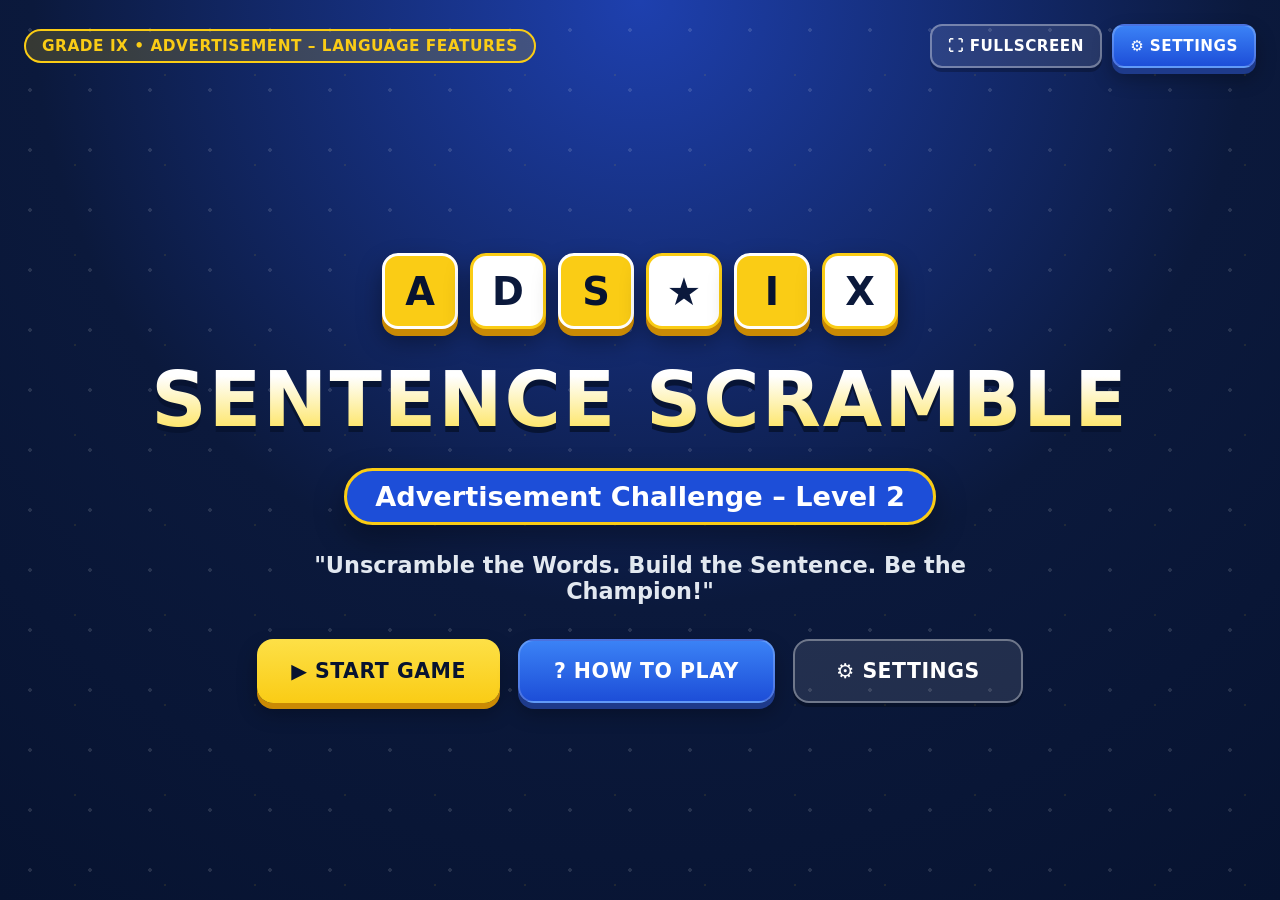
<file: advertisementchallenge/index.html>
<!DOCTYPE html>
<html lang="en">
<head>
    <meta charset="UTF-8">
    <meta name="viewport" content="width=device-width, initial-scale=1.0, maximum-scale=1.0, user-scalable=no">
    <title>SENTENCE SCRAMBLE – Advertisement Challenge</title>
    <style>
        /* ==========================================================================
           1. CSS VARIABLES & RESET (Game Show Theme: Navy, Royal Blue, Yellow, White)
           ========================================================================== */
        :root {
            --navy-dark: #071330;
            --navy: #0B193C;
            --royal-blue: #1D4ED8;
            --royal-light: #3B82F6;
            --sky-glow: #60A5FA;
            --yellow: #FACC15;
            --yellow-hover: #FDE047;
            --yellow-dark: #CA8A04;
            --white: #FFFFFF;
            --off-white: #F8FAFC;
            --slate: #64748B;
            --slate-light: #CBD5E1;
            --green: #10B981;
            --green-dark: #059669;
            --red: #EF4444;
            --red-dark: #DC2626;
            --orange: #F97316;
            --shadow-lg: 0 12px 30px rgba(0, 0, 0, 0.35);
            --shadow-tile: 0 6px 0 #1E3A8A, 0 8px 15px rgba(0, 0, 0, 0.25);
            --shadow-tile-yellow: 0 6px 0 #A16207, 0 8px 15px rgba(0, 0, 0, 0.25);
            --radius-xl: 24px;
            --radius-lg: 16px;
            --radius-md: 12px;
        }

        * {
            box-sizing: border-box;
            margin: 0;
            padding: 0;
            user-select: none;
            -webkit-user-select: none;
            -webkit-touch-callout: none;
            font-family: system-ui, -apple-system, 'Segoe UI', Roboto, Helvetica, Arial, sans-serif;
        }

        html, body {
            width: 100%;
            height: 100%;
            overflow-x: hidden;
            background: radial-gradient(circle at top center, #1E40AF 0%, var(--navy) 55%, var(--navy-dark) 100%);
            color: var(--white);
        }

        /* Background Decorative Stars & Grid */
        body::before {
            content: "";
            position: fixed;
            inset: 0;
            background-image: 
                radial-gradient(rgba(255, 255, 255, 0.12) 2px, transparent 2px),
                radial-gradient(rgba(250, 204, 21, 0.1) 1.5px, transparent 1.5px);
            background-size: 60px 60px, 90px 90px;
            background-position: 0 0, 30px 30px;
            pointer-events: none;
            z-index: 0;
        }

        /* ==========================================================================
           2. LAYOUT & SCREEN CONTAINERS
           ========================================================================== */
        #app {
            position: relative;
            z-index: 1;
            width: 100%;
            min-height: 100vh;
            display: flex;
            flex-direction: column;
            justify-content: space-between;
            padding: clamp(12px, 2vw, 24px);
            max-width: 1440px;
            margin: 0 auto;
        }

        .screen {
            display: none;
            flex-direction: column;
            flex: 1;
            width: 100%;
            animation: fadeSlideIn 0.35s cubic-bezier(0.16, 1, 0.3, 1) forwards;
        }

        .screen.active {
            display: flex;
        }

        @keyframes fadeSlideIn {
            from { opacity: 0; transform: translateY(14px) scale(0.99); }
            to { opacity: 1; transform: translateY(0) scale(1); }
        }

        /* ==========================================================================
           3. REUSABLE BUTTONS & UI CONTROLS (PID Touch Friendly - Min 52px height)
           ========================================================================== */
        .btn {
            display: inline-flex;
            align-items: center;
            justify-content: center;
            gap: 10px;
            padding: 14px 28px;
            min-height: 56px;
            font-size: clamp(1rem, 1.5vw, 1.25rem);
            font-weight: 800;
            letter-spacing: 0.5px;
            border: none;
            border-radius: var(--radius-lg);
            cursor: pointer;
            transition: transform 0.12s ease, box-shadow 0.12s ease, background-color 0.15s ease;
            text-transform: uppercase;
            position: relative;
        }

        .btn:active {
            transform: translateY(4px);
        }

        .btn:disabled {
            opacity: 0.5;
            cursor: not-allowed;
            transform: none;
        }

        .btn-yellow {
            background: linear-gradient(180deg, var(--yellow-hover) 0%, var(--yellow) 100%);
            color: var(--navy-dark);
            box-shadow: 0 6px 0 var(--yellow-dark), 0 10px 20px rgba(0, 0, 0, 0.3);
        }
        .btn-yellow:active:not(:disabled) {
            box-shadow: 0 2px 0 var(--yellow-dark);
        }

        .btn-royal {
            background: linear-gradient(180deg, var(--royal-light) 0%, var(--royal-blue) 100%);
            color: var(--white);
            box-shadow: 0 6px 0 #1E3A8A, 0 10px 20px rgba(0, 0, 0, 0.3);
            border: 2px solid rgba(255, 255, 255, 0.2);
        }
        .btn-royal:active:not(:disabled) {
            box-shadow: 0 2px 0 #1E3A8A;
        }

        .btn-green {
            background: linear-gradient(180deg, #34D399 0%, var(--green) 100%);
            color: var(--navy-dark);
            box-shadow: 0 6px 0 var(--green-dark), 0 10px 20px rgba(0, 0, 0, 0.3);
        }
        .btn-green:active:not(:disabled) {
            box-shadow: 0 2px 0 var(--green-dark);
        }

        .btn-red {
            background: linear-gradient(180deg, #F87171 0%, var(--red) 100%);
            color: var(--white);
            box-shadow: 0 6px 0 var(--red-dark), 0 10px 20px rgba(0, 0, 0, 0.3);
        }
        .btn-red:active:not(:disabled) {
            box-shadow: 0 2px 0 var(--red-dark);
        }

        .btn-outline {
            background: rgba(255, 255, 255, 0.1);
            color: var(--white);
            border: 2px solid rgba(255, 255, 255, 0.35);
            box-shadow: 0 4px 0 rgba(0, 0, 0, 0.25);
        }
        .btn-outline:hover {
            background: rgba(255, 255, 255, 0.2);
        }

        .btn-sm {
            min-height: 44px;
            padding: 8px 16px;
            font-size: 0.95rem;
            border-radius: var(--radius-md);
        }

        /* Top Utility Bar (Fullscreen & Settings) */
        .top-utility-bar {
            display: flex;
            justify-content: space-between;
            align-items: center;
            margin-bottom: 12px;
            gap: 12px;
        }

        .badge-grade {
            background: rgba(250, 204, 21, 0.18);
            border: 2px solid var(--yellow);
            color: var(--yellow);
            padding: 6px 16px;
            border-radius: 999px;
            font-weight: 800;
            font-size: clamp(0.85rem, 1.2vw, 1rem);
            letter-spacing: 0.5px;
        }

        .utility-actions {
            display: flex;
            gap: 10px;
        }

        /* ==========================================================================
           4. HOME SCREEN
           ========================================================================== */
        .home-container {
            flex: 1;
            display: flex;
            flex-direction: column;
            align-items: center;
            justify-content: center;
            text-align: center;
            gap: clamp(18px, 3vh, 32px);
            padding: 16px;
        }

        .hero-tiles {
            display: flex;
            gap: 12px;
            flex-wrap: wrap;
            justify-content: center;
            margin-bottom: 4px;
        }

        .hero-letter {
            width: clamp(54px, 7vw, 76px);
            height: clamp(54px, 7vw, 76px);
            background: var(--white);
            color: var(--navy);
            font-size: clamp(1.8rem, 3vw, 2.6rem);
            font-weight: 900;
            border-radius: 16px;
            display: flex;
            align-items: center;
            justify-content: center;
            box-shadow: 0 7px 0 var(--yellow-dark), 0 12px 24px rgba(0,0,0,0.4);
            border: 3px solid var(--yellow);
            animation: floatTile 3s ease-in-out infinite;
        }

        .hero-letter:nth-child(odd) {
            background: var(--yellow);
            color: var(--navy-dark);
            border-color: var(--white);
            animation-delay: 0.4s;
        }

        @keyframes floatTile {
            0%, 100% { transform: translateY(0) rotate(-2deg); }
            50% { transform: translateY(-8px) rotate(2deg); }
        }

        .game-title {
            font-size: clamp(2.6rem, 6vw, 4.8rem);
            font-weight: 900;
            line-height: 1.05;
            letter-spacing: 2px;
            text-transform: uppercase;
            background: linear-gradient(180deg, #FFFFFF 20%, #FDE047 100%);
            -webkit-background-clip: text;
            -webkit-text-fill-color: transparent;
            filter: drop-shadow(0 6px 0 rgba(7, 19, 48, 0.9));
        }

        .game-subtitle {
            display: inline-block;
            background: var(--royal-blue);
            border: 3px solid var(--yellow);
            color: var(--white);
            padding: 10px 28px;
            border-radius: 999px;
            font-size: clamp(1.1rem, 2.2vw, 1.7rem);
            font-weight: 800;
            box-shadow: var(--shadow-lg);
        }

        .game-tagline {
            font-size: clamp(1.05rem, 1.8vw, 1.4rem);
            color: #E2E8F0;
            font-weight: 600;
            max-width: 700px;
        }

        .home-buttons {
            display: flex;
            flex-wrap: wrap;
            gap: 18px;
            justify-content: center;
            margin-top: 8px;
        }

        .home-buttons .btn {
            min-width: 230px;
            font-size: clamp(1.1rem, 1.6vw, 1.35rem);
            padding: 18px 34px;
        }

        /* ==========================================================================
           5. HOW TO PLAY & PLAYER SETUP CARDS
           ========================================================================== */
        .panel-card {
            background: rgba(15, 34, 82, 0.92);
            border: 3px solid rgba(96, 165, 250, 0.45);
            border-radius: var(--radius-xl);
            padding: clamp(20px, 3vw, 36px);
            box-shadow: var(--shadow-lg);
            max-width: 960px;
            width: 100%;
            margin: auto;
        }

        .panel-header {
            display: flex;
            align-items: center;
            justify-content: space-between;
            border-bottom: 2px solid rgba(255, 255, 255, 0.15);
            padding-bottom: 16px;
            margin-bottom: 24px;
            gap: 12px;
        }

        .panel-header h2 {
            font-size: clamp(1.5rem, 2.8vw, 2.2rem);
            color: var(--yellow);
            font-weight: 900;
            text-transform: uppercase;
        }

        .steps-grid {
            display: grid;
            grid-template-columns: repeat(auto-fit, minmax(260px, 1fr));
            gap: 16px;
            margin-bottom: 28px;
        }

        .step-item {
            background: rgba(255, 255, 255, 0.08);
            border: 2px solid rgba(255, 255, 255, 0.15);
            border-radius: var(--radius-lg);
            padding: 18px;
            display: flex;
            align-items: center;
            gap: 16px;
        }

        .step-num {
            width: 46px;
            height: 46px;
            flex-shrink: 0;
            background: var(--yellow);
            color: var(--navy-dark);
            font-weight: 900;
            font-size: 1.4rem;
            border-radius: 50%;
            display: flex;
            align-items: center;
            justify-content: center;
            box-shadow: 0 4px 0 var(--yellow-dark);
        }

        .step-text {
            font-size: clamp(1rem, 1.3vw, 1.15rem);
            font-weight: 700;
            line-height: 1.4;
        }

        /* Player Setup Styles */
        .setup-controls {
            display: flex;
            flex-wrap: wrap;
            gap: 20px;
            align-items: center;
            justify-content: space-between;
            background: rgba(7, 19, 48, 0.6);
            padding: 18px 24px;
            border-radius: var(--radius-lg);
            margin-bottom: 20px;
        }

        .count-selector {
            display: flex;
            align-items: center;
            gap: 14px;
        }

        .count-display {
            font-size: 1.8rem;
            font-weight: 900;
            color: var(--yellow);
            min-width: 48px;
            text-align: center;
        }

        .players-list-grid {
            display: grid;
            grid-template-columns: repeat(auto-fill, minmax(250px, 1fr));
            gap: 14px;
            max-height: 360px;
            overflow-y: auto;
            padding: 4px;
            margin-bottom: 24px;
        }

        .player-input-card {
            background: rgba(255, 255, 255, 0.08);
            border: 2px solid rgba(255, 255, 255, 0.2);
            border-radius: var(--radius-md);
            padding: 12px 14px;
            display: flex;
            align-items: center;
            gap: 10px;
        }

        .turn-badge {
            background: var(--royal-blue);
            color: var(--yellow);
            font-weight: 900;
            padding: 6px 10px;
            border-radius: 8px;
            font-size: 0.9rem;
            white-space: nowrap;
        }

        .player-input-card input {
            width: 100%;
            background: var(--white);
            color: var(--navy-dark);
            border: 2px solid transparent;
            border-radius: 8px;
            padding: 10px 12px;
            font-size: 1.05rem;
            font-weight: 700;
            outline: none;
        }

        .player-input-card input:focus {
            border-color: var(--yellow);
        }

        .order-btns {
            display: flex;
            flex-direction: column;
            gap: 4px;
        }

        .mini-order-btn {
            background: rgba(255, 255, 255, 0.15);
            color: var(--white);
            border: none;
            border-radius: 4px;
            width: 28px;
            height: 22px;
            cursor: pointer;
            font-weight: 900;
            font-size: 0.75rem;
        }
        .mini-order-btn:hover { background: var(--yellow); color: var(--navy-dark); }

        /* ==========================================================================
           6. MAIN GAME SCREEN
           ========================================================================== */
        .game-hud {
            display: grid;
            grid-template-columns: repeat(4, 1fr);
            gap: 12px;
            background: rgba(7, 19, 48, 0.85);
            border: 2px solid rgba(96, 165, 250, 0.4);
            border-radius: var(--radius-lg);
            padding: 14px 20px;
            margin-bottom: 12px;
            align-items: center;
        }

        .hud-box {
            display: flex;
            flex-direction: column;
            gap: 4px;
        }

        .hud-label {
            font-size: 0.8rem;
            text-transform: uppercase;
            letter-spacing: 1px;
            color: var(--sky-glow);
            font-weight: 800;
        }

        .hud-value {
            font-size: clamp(1.15rem, 2vw, 1.65rem);
            font-weight: 900;
            color: var(--white);
            white-space: nowrap;
            overflow: hidden;
            text-overflow: ellipsis;
        }

        .hud-value.highlight-yellow { color: var(--yellow); }
        .hud-value.timer-warning { color: var(--red); animation: pulseWarn 0.7s infinite; }

        @keyframes pulseWarn {
            0%, 100% { transform: scale(1); }
            50% { transform: scale(1.08); }
        }

        /* Progress Bar */
        .progress-wrapper {
            width: 100%;
            height: 14px;
            background: rgba(255, 255, 255, 0.15);
            border-radius: 999px;
            overflow: hidden;
            margin-bottom: 16px;
            border: 2px solid rgba(255, 255, 255, 0.2);
        }

        .progress-fill {
            height: 100%;
            width: 3.33%;
            background: linear-gradient(90deg, var(--yellow), #F59E0B);
            border-radius: 999px;
            transition: width 0.4s ease;
        }

        /* Real-time Player Score Strip */
        .scoreboard-strip {
            display: flex;
            gap: 10px;
            overflow-x: auto;
            padding-bottom: 8px;
            margin-bottom: 14px;
        }

        .score-chip {
            background: rgba(255, 255, 255, 0.1);
            border: 2px solid rgba(255, 255, 255, 0.2);
            border-radius: 12px;
            padding: 8px 14px;
            display: flex;
            align-items: center;
            gap: 10px;
            white-space: nowrap;
            font-weight: 700;
            transition: all 0.25s ease;
        }

        .score-chip.active-turn {
            background: var(--royal-blue);
            border-color: var(--yellow);
            box-shadow: 0 0 15px rgba(250, 204, 21, 0.45);
            transform: scale(1.03);
        }

        .score-chip-pts {
            background: var(--yellow);
            color: var(--navy-dark);
            padding: 2px 8px;
            border-radius: 6px;
            font-weight: 900;
        }

        /* Game Board Card */
        .board-card {
            background: rgba(15, 34, 82, 0.92);
            border: 3px solid rgba(96, 165, 250, 0.45);
            border-radius: var(--radius-xl);
            padding: clamp(18px, 2.5vw, 30px);
            box-shadow: var(--shadow-lg);
            display: flex;
            flex-direction: column;
            gap: 20px;
            flex: 1;
            justify-content: space-between;
        }

        .zone-header {
            display: flex;
            justify-content: space-between;
            align-items: center;
            margin-bottom: 10px;
        }

        .zone-title {
            font-size: clamp(0.95rem, 1.4vw, 1.15rem);
            font-weight: 800;
            text-transform: uppercase;
            letter-spacing: 1px;
            color: var(--yellow);
            display: flex;
            align-items: center;
            gap: 8px;
        }

        .zone-hint {
            font-size: 0.9rem;
            color: #CBD5E1;
            font-weight: 600;
        }

        /* Drop & Word Zones */
        .word-zone {
            min-height: 118px;
            border-radius: var(--radius-lg);
            padding: 16px;
            display: flex;
            flex-wrap: wrap;
            align-items: center;
            justify-content: center;
            gap: 14px;
            transition: background-color 0.2s ease, border-color 0.2s ease;
        }

        #answer-zone {
            background: rgba(7, 19, 48, 0.75);
            border: 3px dashed var(--yellow);
            position: relative;
        }

        #answer-zone.drag-over {
            background: rgba(250, 204, 21, 0.16);
            border-style: solid;
            box-shadow: inset 0 0 20px rgba(250, 204, 21, 0.25);
        }

        #answer-zone:empty::after {
            content: "DRAG OR TAP WORDS HERE TO BUILD THE SENTENCE";
            color: rgba(255, 255, 255, 0.4);
            font-weight: 800;
            font-size: clamp(0.95rem, 1.5vw, 1.2rem);
            letter-spacing: 1px;
            text-align: center;
        }

        #scramble-zone {
            background: rgba(255, 255, 255, 0.06);
            border: 2px solid rgba(255, 255, 255, 0.18);
        }

        #scramble-zone.drag-over {
            background: rgba(96, 165, 250, 0.18);
            border-color: var(--sky-glow);
        }

        /* Word Tiles (Large, Crisp, Touch & Drag Friendly) */
        .word-tile {
            background: linear-gradient(180deg, #FFFFFF 0%, #F1F5F9 100%);
            color: var(--navy-dark);
            font-size: clamp(1.25rem, 2.2vw, 1.75rem);
            font-weight: 900;
            padding: 14px 24px;
            border-radius: 14px;
            box-shadow: var(--shadow-tile);
            border: 3px solid var(--sky-glow);
            cursor: grab;
            touch-action: none;
            transition: transform 0.15s ease, box-shadow 0.15s ease;
            display: inline-flex;
            align-items: center;
            justify-content: center;
            min-width: 72px;
            min-height: 60px;
        }

        #answer-zone .word-tile {
            background: linear-gradient(180deg, #FEF08A 0%, var(--yellow) 100%);
            border-color: var(--white);
            box-shadow: var(--shadow-tile-yellow);
        }

        .word-tile:hover {
            transform: translateY(-3px);
        }

        .word-tile.pop-in {
            animation: tilePop 0.25s cubic-bezier(0.34, 1.56, 0.64, 1);
        }

        @keyframes tilePop {
            0% { transform: scale(0.75); }
            70% { transform: scale(1.08); }
            100% { transform: scale(1); }
        }

        .word-tile.dragging-source {
            opacity: 0.35;
            transform: scale(0.95);
        }

        /* Floating Drag Clone for Smooth Mouse + Touchscreen Drag & Drop */
        .drag-ghost {
            position: fixed;
            pointer-events: none;
            z-index: 9999;
            transform: translate(-50%, -50%) scale(1.08) rotate(2deg);
            box-shadow: 0 18px 35px rgba(0, 0, 0, 0.45);
            opacity: 0.96;
        }

        /* Feedback Banner inside Game Board */
        .feedback-banner {
            display: none;
            padding: 16px 24px;
            border-radius: var(--radius-lg);
            text-align: center;
            animation: fadeSlideIn 0.25s ease;
        }

        .feedback-banner.show { display: block; }

        .feedback-banner.success {
            background: rgba(16, 185, 129, 0.22);
            border: 3px solid var(--green);
            color: #A7F3D0;
        }

        .feedback-banner.error {
            background: rgba(239, 68, 68, 0.22);
            border: 3px solid var(--red);
            color: #FECACA;
        }

        .feedback-banner.timeout {
            background: rgba(249, 115, 22, 0.22);
            border: 3px solid var(--orange);
            color: #FED7AA;
        }

        .feedback-title {
            font-size: clamp(1.3rem, 2.2vw, 1.8rem);
            font-weight: 900;
            margin-bottom: 6px;
            color: var(--white);
        }

        .feedback-sentence {
            font-size: clamp(1.15rem, 1.8vw, 1.5rem);
            font-weight: 800;
            color: var(--yellow);
        }

        /* Action Controls Row */
        .game-actions {
            display: flex;
            flex-wrap: wrap;
            gap: 16px;
            justify-content: center;
            align-items: center;
            padding-top: 8px;
        }

        .game-actions .btn {
            min-width: 190px;
        }

        /* ==========================================================================
           7. TURN TRANSITION OVERLAY & MODALS
           ========================================================================== */
        .overlay-modal {
            position: fixed;
            inset: 0;
            background: rgba(7, 19, 48, 0.92);
            backdrop-filter: blur(8px);
            z-index: 1000;
            display: none;
            align-items: center;
            justify-content: center;
            padding: 20px;
        }

        .overlay-modal.active {
            display: flex;
            animation: fadeSlideIn 0.3s ease;
        }

        .modal-box {
            background: linear-gradient(180deg, #1E3A8A 0%, var(--navy) 100%);
            border: 4px solid var(--yellow);
            border-radius: var(--radius-xl);
            padding: clamp(24px, 4vw, 44px);
            max-width: 720px;
            width: 100%;
            text-align: center;
            box-shadow: 0 25px 60px rgba(0, 0, 0, 0.65);
        }

        .modal-box.wide-modal {
            max-width: 960px;
            text-align: left;
            max-height: 90vh;
            display: flex;
            flex-direction: column;
        }

        .modal-scroll-body {
            overflow-y: auto;
            padding-right: 8px;
            margin: 16px 0;
            flex: 1;
        }

        .next-player-label {
            font-size: clamp(1.4rem, 2.5vw, 2rem);
            font-weight: 900;
            color: var(--yellow);
            letter-spacing: 2px;
            margin-bottom: 12px;
        }

        .next-player-name {
            font-size: clamp(2.2rem, 4.5vw, 3.6rem);
            font-weight: 900;
            color: var(--white);
            background: rgba(255, 255, 255, 0.1);
            padding: 16px 28px;
            border-radius: var(--radius-lg);
            margin: 16px 0 24px;
            border: 2px solid rgba(255, 255, 255, 0.25);
        }

        /* ==========================================================================
           8. FINAL RESULT & LEADERBOARD SCREEN
           ========================================================================== */
        .podium-grid {
            display: grid;
            grid-template-columns: repeat(auto-fit, minmax(240px, 1fr));
            gap: 16px;
            margin-bottom: 24px;
        }

        .podium-card {
            background: rgba(255, 255, 255, 0.08);
            border: 3px solid rgba(255, 255, 255, 0.2);
            border-radius: var(--radius-lg);
            padding: 20px;
            text-align: center;
            position: relative;
        }

        .podium-card.rank-1 {
            background: linear-gradient(180deg, rgba(250, 204, 21, 0.28) 0%, rgba(15, 34, 82, 0.9) 100%);
            border-color: var(--yellow);
            box-shadow: 0 0 25px rgba(250, 204, 21, 0.35);
        }

        .podium-card.rank-2 {
            border-color: #E2E8F0;
        }

        .podium-card.rank-3 {
            border-color: #F59E0B;
        }

        .award-badge {
            display: inline-block;
            padding: 6px 14px;
            border-radius: 999px;
            font-weight: 900;
            font-size: 0.9rem;
            margin-bottom: 10px;
            background: var(--yellow);
            color: var(--navy-dark);
        }

        .leaderboard-table-wrap {
            width: 100%;
            overflow-x: auto;
            background: rgba(7, 19, 48, 0.65);
            border-radius: var(--radius-lg);
            border: 2px solid rgba(255, 255, 255, 0.15);
            margin-bottom: 24px;
        }

        table {
            width: 100%;
            border-collapse: collapse;
            text-align: left;
        }

        th, td {
            padding: 14px 16px;
            border-bottom: 1px solid rgba(255, 255, 255, 0.1);
            font-weight: 700;
        }

        th {
            background: rgba(29, 78, 216, 0.45);
            color: var(--yellow);
            text-transform: uppercase;
            font-size: 0.9rem;
        }

        /* ==========================================================================
           9. SETTINGS / TEACHER MENU & ANSWER KEY
           ========================================================================== */
        .settings-section {
            background: rgba(255, 255, 255, 0.06);
            border: 1px solid rgba(255, 255, 255, 0.15);
            border-radius: var(--radius-md);
            padding: 16px;
            margin-bottom: 16px;
        }

        .settings-section h3 {
            color: var(--yellow);
            margin-bottom: 12px;
            font-size: 1.15rem;
        }

        .timer-options {
            display: flex;
            flex-wrap: wrap;
            gap: 10px;
        }

        .timer-pill {
            padding: 10px 18px;
            border-radius: 10px;
            border: 2px solid rgba(255, 255, 255, 0.3);
            background: rgba(255, 255, 255, 0.08);
            color: var(--white);
            font-weight: 800;
            cursor: pointer;
        }

        .timer-pill.selected {
            background: var(--yellow);
            color: var(--navy-dark);
            border-color: var(--white);
        }

        .toggle-row {
            display: flex;
            justify-content: space-between;
            align-items: center;
            padding: 10px 0;
            border-bottom: 1px solid rgba(255, 255, 255, 0.1);
            font-weight: 700;
        }

        .toggle-row:last-child { border-bottom: none; }

        .answer-key-item {
            padding: 12px;
            border-bottom: 1px solid rgba(255, 255, 255, 0.12);
            display: flex;
            flex-direction: column;
            gap: 4px;
        }

        .ak-q { color: #94A3B8; font-size: 0.95rem; font-weight: 600; }
        .ak-a { color: var(--yellow); font-size: 1.1rem; font-weight: 800; }

        /* Confetti Canvas */
        #confetti-canvas {
            position: fixed;
            inset: 0;
            pointer-events: none;
            z-index: 2000;
        }

        /* Responsive Adjustments */
        @media (max-width: 820px) {
            .game-hud {
                grid-template-columns: repeat(2, 1fr);
            }
            .game-actions .btn {
                flex: 1 1 45%;
                min-width: 140px;
            }
        }
    </style>
</head>
<body>

<canvas id="confetti-canvas"></canvas>

<div id="app">
    <!-- TOP UTILITY BAR -->
    <header class="top-utility-bar">
        <div class="badge-grade">GRADE IX • ADVERTISEMENT – LANGUAGE FEATURES</div>
        <div class="utility-actions">
            <button class="btn btn-outline btn-sm" id="btn-fullscreen" title="Toggle Fullscreen">⛶ FULLSCREEN</button>
            <button class="btn btn-royal btn-sm" id="btn-open-settings" title="Teacher Settings">⚙ SETTINGS</button>
        </div>
    </header>

    <!-- =====================================================================
         SCREEN 1: HOME SCREEN
         ===================================================================== -->
    <section id="screen-home" class="screen active">
        <div class="home-container">
            <div class="hero-tiles" aria-hidden="true">
                <div class="hero-letter">A</div>
                <div class="hero-letter">D</div>
                <div class="hero-letter">S</div>
                <div class="hero-letter">★</div>
                <div class="hero-letter">I</div>
                <div class="hero-letter">X</div>
            </div>

            <h1 class="game-title">SENTENCE SCRAMBLE</h1>
            <div class="game-subtitle">Advertisement Challenge – Level 2</div>
            <p class="game-tagline">"Unscramble the Words. Build the Sentence. Be the Champion!"</p>

            <div class="home-buttons">
                <button class="btn btn-yellow" id="btn-start-direct">▶ START GAME</button>
                <button class="btn btn-royal" id="btn-go-howto">? HOW TO PLAY</button>
                <button class="btn btn-outline" id="btn-home-settings">⚙ SETTINGS</button>
            </div>
        </div>
    </section>

    <!-- =====================================================================
         SCREEN 2: HOW TO PLAY
         ===================================================================== -->
    <section id="screen-howto" class="screen">
        <div class="panel-card">
            <div class="panel-header">
                <h2>📖 HOW TO PLAY</h2>
                <button class="btn btn-outline btn-sm" data-nav="screen-home">← BACK TO HOME</button>
            </div>

            <div class="steps-grid">
                <div class="step-item">
                    <div class="step-num">1</div>
                    <div class="step-text">Look at the scrambled words.</div>
                </div>
                <div class="step-item">
                    <div class="step-num">2</div>
                    <div class="step-text">Arrange the words into a correct sentence.</div>
                </div>
                <div class="step-item">
                    <div class="step-num">3</div>
                    <div class="step-text">Drag and drop the words into the answer area (or tap them).</div>
                </div>
                <div class="step-item">
                    <div class="step-num">4</div>
                    <div class="step-text">Press <strong>CHECK ANSWER</strong> when you finish.</div>
                </div>
                <div class="step-item">
                    <div class="step-num">5</div>
                    <div class="step-text">Get points for every correct answer (100 / 75 / 50 pts).</div>
                </div>
                <div class="step-item">
                    <div class="step-num">6</div>
                    <div class="step-text">Complete all 30 questions and become the champion!</div>
                </div>
            </div>

            <div style="text-align: center;">
                <button class="btn btn-yellow" data-nav="screen-home">← BACK TO HOME</button>
            </div>
        </div>
    </section>

    <!-- =====================================================================
         SCREEN 3: MAIN GAME SCREEN
         ===================================================================== -->
    <section id="screen-game" class="screen">
        <!-- Top HUD -->
        <div class="game-hud" style="grid-template-columns: repeat(3, 1fr);">
            <div class="hud-box">
                <span class="hud-label">PROGRESS</span>
                <span class="hud-value" id="hud-question">QUESTION 01 / 30</span>
            </div>
            <div class="hud-box">
                <span class="hud-label">TOTAL SCORE</span>
                <span class="hud-value highlight-yellow" id="hud-score">0 PTS</span>
            </div>
            <div class="hud-box">
                <span class="hud-label">TIME LEFT</span>
                <span class="hud-value highlight-yellow" id="hud-timer">00:45</span>
            </div>
        </div>

        <!-- Progress Bar -->
        <div class="progress-wrapper">
            <div class="progress-fill" id="game-progress-bar"></div>
        </div>

        <!-- Main Interactive Board -->
        <div class="board-card">
            <!-- Answer Area -->
            <div>
                <div class="zone-header">
                    <div class="zone-title">✨ YOUR SENTENCE (ANSWER AREA)</div>
                    <div class="zone-hint" id="attempt-indicator">Attempt 1 • Max 100 pts</div>
                </div>
                <div class="word-zone" id="answer-zone"></div>
            </div>

            <!-- Feedback Banner -->
            <div class="feedback-banner" id="feedback-banner">
                <div class="feedback-title" id="feedback-title"></div>
                <div class="feedback-sentence" id="feedback-sentence"></div>
            </div>

            <!-- Scrambled Words Area -->
            <div>
                <div class="zone-header">
                    <div class="zone-title">🧩 SCRAMBLED WORDS</div>
                    <div class="zone-hint">Drag words up or tap to move</div>
                </div>
                <div class="word-zone" id="scramble-zone"></div>
            </div>

            <!-- Action Buttons -->
            <div class="game-actions" id="game-action-buttons">
                <button class="btn btn-green" id="btn-check">✔ CHECK ANSWER</button>
                <button class="btn btn-royal" id="btn-reset-words">↺ RESET</button>
                <button class="btn btn-red" id="btn-skip">⏭ SKIP QUESTION</button>
            </div>
        </div>
    </section>

    <!-- =====================================================================
         SCREEN 4: FINAL RESULT SCREEN
         ===================================================================== -->
    <section id="screen-result" class="screen">
        <div class="panel-card" style="max-width: 900px;">
            <div class="panel-header" style="justify-content: center; text-align: center;">
                <h2>🏆 GAME COMPLETED! 🏆</h2>
            </div>

            <!-- Single Challenge Summary Card -->
            <div class="podium-grid" id="result-podium" style="grid-template-columns: 1fr;"></div>

            <!-- Detailed Stats Table -->
            <div class="leaderboard-table-wrap">
                <table>
                    <thead>
                        <tr>
                            <th>Total Score</th>
                            <th>Correct</th>
                            <th>Wrong</th>
                            <th>Skipped</th>
                            <th>Accuracy</th>
                        </tr>
                    </thead>
                    <tbody id="result-table-body"></tbody>
                </table>
            </div>

            <div style="display: flex; flex-wrap: wrap; gap: 16px; justify-content: center;">
                <button class="btn btn-yellow" id="btn-play-again">🔄 PLAY AGAIN</button>
                <button class="btn btn-royal" id="btn-result-answerkey">🔑 VIEW ANSWER KEY</button>
                <button class="btn btn-outline" data-nav="screen-home">🏠 BACK TO HOME</button>
            </div>
        </div>
    </section>
</div>

<!-- =========================================================================
     SETTINGS / TEACHER MENU MODAL
     ========================================================================= -->
<div class="overlay-modal" id="modal-settings">
    <div class="modal-box wide-modal">
        <div class="panel-header">
            <h2>⚙ TEACHER SETTINGS MENU</h2>
            <button class="btn btn-outline btn-sm" id="btn-close-settings">✕ CLOSE</button>
        </div>

        <div class="modal-scroll-body">
            <!-- Timer Setting -->
            <div class="settings-section">
                <h3>⏱ Timer Duration (Per Question)</h3>
                <div class="timer-options" id="settings-timer-options">
                    <button class="timer-pill" data-time="30">30 Seconds</button>
                    <button class="timer-pill" data-time="45">45 Seconds</button>
                    <button class="timer-pill" data-time="60">60 Seconds</button>
                    <button class="timer-pill" data-time="0">No Timer</button>
                </div>
            </div>

            <!-- Audio Controls -->
            <div class="settings-section">
                <h3>🔊 Audio & Sound Effects</h3>
                <div class="toggle-row">
                    <span>Sound Effects (Clicks, Correct, Wrong, Timer)</span>
                    <button class="btn btn-sm btn-green" id="toggle-sfx">ON</button>
                </div>
                <div class="toggle-row">
                    <span>Background Game Show Music</span>
                    <button class="btn btn-sm btn-outline" id="toggle-bgm">OFF</button>
                </div>
            </div>

            <!-- Teacher Tools & Reset -->
            <div class="settings-section">
                <h3>🛠 Teacher Controls & Answer Key</h3>
                <div style="display: flex; flex-wrap: wrap; gap: 12px;">
                    <button class="btn btn-royal btn-sm" id="btn-settings-answerkey">🔑 VIEW ALL 30 ANSWER KEYS</button>
                    <button class="btn btn-red btn-sm" id="btn-reset-scores">🗑 RESET SCORE</button>
                    <button class="btn btn-red btn-sm" id="btn-restart-game">🔄 RESTART GAME</button>
                </div>
            </div>
        </div>
    </div>
</div>

<!-- =========================================================================
     ANSWER KEY MODAL
     ========================================================================= -->
<div class="overlay-modal" id="modal-answerkey">
    <div class="modal-box wide-modal">
        <div class="panel-header">
            <h2>🔑 ALL 30 QUESTIONS & ANSWER KEYS</h2>
            <button class="btn btn-outline btn-sm" id="btn-close-answerkey">✕ CLOSE</button>
        </div>
        <div class="modal-scroll-body" id="answerkey-list"></div>
    </div>
</div>

<!-- =========================================================================
     CUSTOM CONFIRMATION DIALOG (Replaces browser confirm())
     ========================================================================= -->
<div class="overlay-modal" id="modal-confirm" style="z-index: 1500;">
    <div class="modal-box" style="max-width: 500px;">
        <h3 style="color: var(--yellow); font-size: 1.6rem; margin-bottom: 12px;" id="confirm-title">CONFIRM ACTION</h3>
        <p style="font-size: 1.15rem; margin-bottom: 24px; line-height: 1.5;" id="confirm-message">Are you sure?</p>
        <div style="display: flex; gap: 14px; justify-content: center;">
            <button class="btn btn-outline" id="btn-confirm-no">CANCEL</button>
            <button class="btn btn-red" id="btn-confirm-yes">YES, PROCEED</button>
        </div>
    </div>
</div>

<script>
/* ============================================================================
   1. QUESTION DATABASE (30 Exact Grade IX Advertisement Questions)
   ============================================================================ */
const QUESTIONS_DB = [
    { id: 1,  scrambled: ["freshly", "our", "Enjoy", "bread", "baked", "today"], answer: "Enjoy our freshly baked bread today!" },
    { id: 2,  scrambled: ["special", "Get", "a", "discount", "today"], answer: "Get a special discount today!" },
    { id: 3,  scrambled: ["your", "Don't", "miss", "this", "opportunity"], answer: "Don't miss this opportunity!" },
    { id: 4,  scrambled: ["comfortable", "These", "are", "shoes", "very"], answer: "These shoes are very comfortable." },
    { id: 5,  scrambled: ["now", "Order", "your", "favorite", "drink"], answer: "Order your favorite drink now!" },
    { id: 6,  scrambled: ["looking", "for", "Are", "a", "stylish", "bag", "you"], answer: "Are you looking for a stylish bag?" },
    { id: 7,  scrambled: ["amazing", "Discover", "our", "new", "collection"], answer: "Discover our amazing new collection!" },
    { id: 8,  scrambled: ["Try", "our", "delicious", "and", "crunchy", "snacks"], answer: "Try our delicious and crunchy snacks!" },
    { id: 9,  scrambled: ["today", "Buy", "and", "save", "money"], answer: "Buy today and save money!" },
    { id: 10, scrambled: ["your", "Make", "day", "brighter", "with", "our", "products"], answer: "Make your day brighter with our products!" },
    { id: 11, scrambled: ["beautiful", "This", "dress", "is", "perfect", "for", "you"], answer: "This dress is perfect for you." },
    { id: 12, scrambled: ["Don't", "miss", "our", "special", "offer"], answer: "Don't miss our special offer!" },
    { id: 13, scrambled: ["affordable", "Find", "products", "at", "amazing", "prices"], answer: "Find affordable products at amazing prices!" },
    { id: 14, scrambled: ["your", "Upgrade", "style", "with", "our", "new", "shoes"], answer: "Upgrade your style with our new shoes!" },
    { id: 15, scrambled: ["Why", "not", "try", "our", "delicious", "cake"], answer: "Why not try our delicious cake?" },
    { id: 16, scrambled: ["fresh", "Enjoy", "juice", "every", "morning"], answer: "Enjoy fresh juice every morning!" },
    { id: 17, scrambled: ["Get", "your", "favorite", "snacks", "here"], answer: "Get your favorite snacks here!" },
    { id: 18, scrambled: ["Are", "you", "looking", "for", "comfortable", "clothes"], answer: "Are you looking for comfortable clothes?" },
    { id: 19, scrambled: ["Make", "every", "moment", "more", "special", "with", "our", "products"], answer: "Make every moment more special with our products!" },
    { id: 20, scrambled: ["Try", "our", "amazing", "products", "today"], answer: "Try our amazing products today!" },
    { id: 21, scrambled: ["Experience", "the", "taste", "of", "delicious", "chocolate"], answer: "Experience the taste of delicious chocolate!" },
    { id: 22, scrambled: ["Hurry", "up", "and", "get", "your", "discount"], answer: "Hurry up and get your discount!" },
    { id: 23, scrambled: ["Choose", "our", "high", "quality", "products"], answer: "Choose our high-quality products!" },
    { id: 24, scrambled: ["Looking", "for", "a", "special", "gift", "for", "your", "friend"], answer: "Looking for a special gift for your friend?" },
    { id: 25, scrambled: ["Enjoy", "fresh", "food", "at", "affordable", "prices"], answer: "Enjoy fresh food at affordable prices!" },
    { id: 26, scrambled: ["Get", "yours", "now", "and", "enjoy", "the", "benefits"], answer: "Get yours now and enjoy the benefits!" },
    { id: 27, scrambled: ["Don't", "wait", "too", "long", "order", "today"], answer: "Don't wait too long. Order today!" },
    { id: 28, scrambled: ["Find", "your", "favorite", "product", "in", "our", "store"], answer: "Find your favorite product in our store!" },
    { id: 29, scrambled: ["Make", "your", "day", "special", "with", "our", "delicious", "drinks"], answer: "Make your day special with our delicious drinks!" },
    { id: 30, scrambled: ["Try", "our", "new", "collection", "and", "enjoy", "the", "difference"], answer: "Try our new collection and enjoy the difference!" }
];

/* ============================================================================
   2. OFFLINE WEB AUDIO ENGINE (Sound Effects & Game Show Loop)
   ============================================================================ */
class SoundEngine {
    constructor() {
        this.ctx = null;
        this.sfxEnabled = true;
        this.bgmEnabled = false;
        this.bgmInterval = null;
        this.bgmStep = 0;
    }

    init() {
        if (!this.ctx) {
            const AudioCtx = window.AudioContext || window.webkitAudioContext;
            if (AudioCtx) this.ctx = new AudioCtx();
        }
        if (this.ctx && this.ctx.state === 'suspended') {
            this.ctx.resume();
        }
    }

    playTone(freq, type = 'sine', duration = 0.15, vol = 0.15, delay = 0) {
        if (!this.sfxEnabled) return;
        this.init();
        if (!this.ctx) return;

        const now = this.ctx.currentTime + delay;
        const osc = this.ctx.createOscillator();
        const gain = this.ctx.createGain();
        osc.type = type;
        osc.frequency.setValueAtTime(freq, now);

        gain.gain.setValueAtTime(vol, now);
        gain.gain.exponentialRampToValueAtTime(0.001, now + duration);

        osc.connect(gain);
        gain.connect(this.ctx.destination);
        osc.start(now);
        osc.stop(now + duration);
    }

    playPop() {
        this.playTone(520, 'triangle', 0.09, 0.18);
    }

    playClick() {
        this.playTone(400, 'sine', 0.07, 0.12);
    }

    playCorrect() {
        this.playTone(523.25, 'triangle', 0.16, 0.22, 0);     // C5
        this.playTone(659.25, 'triangle', 0.16, 0.22, 0.1);   // E5
        this.playTone(783.99, 'triangle', 0.20, 0.25, 0.2);   // G5
        this.playTone(1046.50, 'triangle', 0.40, 0.28, 0.3);  // C6
    }

    playWrong() {
        this.playTone(220, 'sawtooth', 0.18, 0.16, 0);
        this.playTone(185, 'sawtooth', 0.28, 0.16, 0.15);
    }

    playTick() {
        this.playTone(880, 'sine', 0.05, 0.08);
    }

    playFanfare() {
        const notes = [523.25, 659.25, 783.99, 1046.50, 783.99, 1046.50];
        notes.forEach((n, idx) => {
            this.playTone(n, 'triangle', 0.22, 0.25, idx * 0.14);
        });
    }

    startBGM() {
        if (this.bgmInterval || !this.bgmEnabled) return;
        this.init();
        const bassNotes = [130.81, 164.81, 196.00, 164.81, 146.83, 174.61, 196.00, 146.83];
        this.bgmInterval = setInterval(() => {
            if (!this.bgmEnabled) return;
            this.init();
            if (!this.ctx) return;
            const freq = bassNotes[this.bgmStep % bassNotes.length];
            const now = this.ctx.currentTime;
            const osc = this.ctx.createOscillator();
            const gain = this.ctx.createGain();
            osc.type = 'sine';
            osc.frequency.setValueAtTime(freq, now);
            gain.gain.setValueAtTime(0.04, now);
            gain.gain.exponentialRampToValueAtTime(0.001, now + 0.32);
            osc.connect(gain);
            gain.connect(this.ctx.destination);
            osc.start(now);
            osc.stop(now + 0.34);
            this.bgmStep++;
        }, 380);
    }

    stopBGM() {
        if (this.bgmInterval) {
            clearInterval(this.bgmInterval);
            this.bgmInterval = null;
        }
    }
}

const sound = new SoundEngine();

/* ============================================================================
   3. CONFETTI PARTICLE SYSTEM
   ============================================================================ */
class ConfettiSystem {
    constructor(canvas) {
        this.canvas = canvas;
        this.ctx = canvas.getContext('2d');
        this.particles = [];
        this.running = false;
        this.resize();
        window.addEventListener('resize', () => this.resize());
    }

    resize() {
        this.canvas.width = window.innerWidth;
        this.canvas.height = window.innerHeight;
    }

    burst(count = 110) {
        const colors = ['#FACC15', '#3B82F6', '#10B981', '#FFFFFF', '#F97316', '#EC4899'];
        for (let i = 0; i < count; i++) {
            this.particles.push({
                x: this.canvas.width * (0.2 + Math.random() * 0.6),
                y: this.canvas.height * 0.45,
                vx: (Math.random() - 0.5) * 18,
                vy: (Math.random() - 1.1) * 16,
                size: 8 + Math.random() * 8,
                color: colors[Math.floor(Math.random() * colors.length)],
                rotation: Math.random() * 360,
                vRot: (Math.random() - 0.5) * 12,
                life: 100 + Math.random() * 60
            });
        }
        if (!this.running) {
            this.running = true;
            this.loop();
        }
    }

    loop() {
        this.ctx.clearRect(0, 0, this.canvas.width, this.canvas.height);
        this.particles.forEach(p => {
            p.x += p.vx;
            p.y += p.vy;
            p.vy += 0.42; // gravity
            p.vx *= 0.98;
            p.rotation += p.vRot;
            p.life--;

            this.ctx.save();
            this.ctx.translate(p.x, p.y);
            this.ctx.rotate((p.rotation * Math.PI) / 180);
            this.ctx.fillStyle = p.color;
            this.ctx.fillRect(-p.size / 2, -p.size / 2, p.size, p.size * 0.6);
            this.ctx.restore();
        });

        this.particles = this.particles.filter(p => p.life > 0 && p.y < this.canvas.height + 30);

        if (this.particles.length > 0) {
            requestAnimationFrame(() => this.loop());
        } else {
            this.running = false;
        }
    }
}

const confetti = new ConfettiSystem(document.getElementById('confetti-canvas'));

/* ============================================================================
   4. GAME STATE & LOCALSTORAGE PERSISTENCE
   ============================================================================ */
const STORAGE_KEY = 'sentence_scramble_adv_state_v2';

let state = {
    timerDuration: 45, // 30, 45, 60, or 0 (No timer)
    sfxEnabled: true,
    bgmEnabled: false,
    stats: {
        score: 0,
        correct: 0,
        wrong: 0,
        skipped: 0
    },
    currentQuestionIdx: 0, // 0 to 29
    attemptsForCurrentQ: 0,
    questionResolved: false,
    inProgress: false
};

function saveState() {
    try {
        localStorage.setItem(STORAGE_KEY, JSON.stringify(state));
    } catch (e) {
        console.warn('localStorage unavailable', e);
    }
}

function loadState() {
    try {
        const raw = localStorage.getItem(STORAGE_KEY);
        if (raw) {
            const parsed = JSON.parse(raw);
            state = {
                ...state,
                ...parsed,
                stats: { ...state.stats, ...(parsed.stats || {}) }
            };
            sound.sfxEnabled = state.sfxEnabled;
            sound.bgmEnabled = state.bgmEnabled;
        }
    } catch (e) {
        console.warn('Failed to parse saved state', e);
    }
}

/* ============================================================================
   5. NAVIGATION & UI HELPERS
   ============================================================================ */
function showScreen(screenId) {
    document.querySelectorAll('.screen').forEach(s => s.classList.remove('active'));
    const target = document.getElementById(screenId);
    if (target) target.classList.add('active');
}

document.querySelectorAll('[data-nav]').forEach(btn => {
    btn.addEventListener('click', () => {
        sound.playClick();
        showScreen(btn.getAttribute('data-nav'));
    });
});

// Fullscreen toggle for PID
document.getElementById('btn-fullscreen').addEventListener('click', () => {
    sound.playClick();
    if (!document.fullscreenElement) {
        document.documentElement.requestFullscreen().catch(() => {});
    } else {
        document.exitFullscreen().catch(() => {});
    }
});

// Custom Confirmation Modal
let confirmCallback = null;
function showConfirm(title, message, onConfirm) {
    document.getElementById('confirm-title').textContent = title;
    document.getElementById('confirm-message').textContent = message;
    confirmCallback = onConfirm;
    document.getElementById('modal-confirm').classList.add('active');
}

document.getElementById('btn-confirm-no').addEventListener('click', () => {
    sound.playClick();
    document.getElementById('modal-confirm').classList.remove('active');
    confirmCallback = null;
});

document.getElementById('btn-confirm-yes').addEventListener('click', () => {
    sound.playClick();
    document.getElementById('modal-confirm').classList.remove('active');
    if (typeof confirmCallback === 'function') confirmCallback();
    confirmCallback = null;
});

/* ============================================================================
   6. DIRECT START & HOW TO PLAY NAVIGATION
   ============================================================================ */
function startNewChallenge() {
    state.stats = { score: 0, correct: 0, wrong: 0, skipped: 0 };
    state.currentQuestionIdx = 0;
    state.attemptsForCurrentQ = 0;
    state.questionResolved = false;
    state.inProgress = true;
    saveState();

    if (state.bgmEnabled) sound.startBGM();
    startQuestion(0);
    showScreen('screen-game');
}

document.getElementById('btn-start-direct').addEventListener('click', () => {
    sound.playClick();
    startNewChallenge();
});

document.getElementById('btn-go-howto').addEventListener('click', () => {
    sound.playClick();
    showScreen('screen-howto');
});

/* ============================================================================
   7. MAIN GAMEPLAY ENGINE, TIMER & TOUCH/MOUSE DRAG-AND-DROP
   ============================================================================ */
let timerInterval = null;
let timeRemaining = 45;

function updateAttemptIndicator() {
    const el = document.getElementById('attempt-indicator');
    const attemptNum = state.attemptsForCurrentQ + 1;
    let pts = 100;
    if (attemptNum === 2) pts = 75;
    else if (attemptNum >= 3) pts = 50;
    el.textContent = `Attempt ${attemptNum} • Potential: ${pts} pts`;
}

function startQuestion(qIdx) {
    stopTimer();
    state.currentQuestionIdx = qIdx;
    state.attemptsForCurrentQ = 0;
    state.questionResolved = false;
    saveState();

    const qObj = QUESTIONS_DB[qIdx];

    // Update HUD
    const qNumStr = String(qIdx + 1).padStart(2, '0');
    document.getElementById('hud-question').textContent = `QUESTION ${qNumStr} / 30`;
    document.getElementById('hud-score').textContent = `${state.stats.score} PTS`;
    document.getElementById('game-progress-bar').style.width = `${((qIdx + 1) / QUESTIONS_DB.length) * 100}%`;

    updateAttemptIndicator();

    // Hide feedback & restore default action buttons
    const banner = document.getElementById('feedback-banner');
    banner.className = 'feedback-banner';
    renderDefaultActionButtons();

    // Populate Scrambled Words exactly from database
    const answerZone = document.getElementById('answer-zone');
    const scrambleZone = document.getElementById('scramble-zone');
    answerZone.innerHTML = '';
    scrambleZone.innerHTML = '';

    qObj.scrambled.forEach((word, idx) => {
        const tile = createWordTile(word, idx);
        scrambleZone.appendChild(tile);
    });

    // Start Timer
    startQuestionTimer();
}

function renderDefaultActionButtons() {
    const container = document.getElementById('game-action-buttons');
    container.innerHTML = `
        <button class="btn btn-green" id="btn-check">✔ CHECK ANSWER</button>
        <button class="btn btn-royal" id="btn-reset-words">↺ RESET</button>
        <button class="btn btn-red" id="btn-skip">⏭ SKIP QUESTION</button>
    `;
    document.getElementById('btn-check').addEventListener('click', checkCurrentAnswer);
    document.getElementById('btn-reset-words').addEventListener('click', resetCurrentWords);
    document.getElementById('btn-skip').addEventListener('click', skipCurrentQuestion);
}

function renderNextButton() {
    const container = document.getElementById('game-action-buttons');
    const isLast = state.currentQuestionIdx >= QUESTIONS_DB.length - 1;
    container.innerHTML = `
        <button class="btn btn-yellow" id="btn-next-q" style="min-width: 260px; font-size: 1.3rem;">
            ${isLast ? '🏆 VIEW FINAL RESULTS' : '➡ NEXT QUESTION'}
        </button>
    `;
    document.getElementById('btn-next-q').addEventListener('click', handleProceedNext);
}

function startQuestionTimer() {
    stopTimer();
    const timerEl = document.getElementById('hud-timer');
    timerEl.classList.remove('timer-warning');

    if (state.timerDuration === 0) {
        timerEl.textContent = '∞ NO LIMIT';
        return;
    }

    timeRemaining = state.timerDuration;
    updateTimerDisplay();

    timerInterval = setInterval(() => {
        if (state.questionResolved) {
            stopTimer();
            return;
        }
        timeRemaining--;
        updateTimerDisplay();

        if (timeRemaining <= 10 && timeRemaining > 0) {
            timerEl.classList.add('timer-warning');
            sound.playTick();
        }

        if (timeRemaining <= 0) {
            stopTimer();
            handleTimeUp();
        }
    }, 1000);
}

function stopTimer() {
    if (timerInterval) {
        clearInterval(timerInterval);
        timerInterval = null;
    }
}

function updateTimerDisplay() {
    const mins = Math.floor(timeRemaining / 60);
    const secs = timeRemaining % 60;
    document.getElementById('hud-timer').textContent =
        `${String(mins).padStart(2, '0')}:${String(secs).padStart(2, '0')}`;
}

function handleTimeUp() {
    if (state.questionResolved) return;
    state.questionResolved = true;
    sound.playWrong();

    state.stats.wrong += 1;
    saveState();

    const banner = document.getElementById('feedback-banner');
    banner.className = 'feedback-banner timeout show';
    document.getElementById('feedback-title').textContent = "⏰ TIME'S UP! (0 POINTS)";
    document.getElementById('feedback-sentence').textContent =
        `Correct Sentence: ${QUESTIONS_DB[state.currentQuestionIdx].answer}`;

    renderNextButton();
}

/* ============================================================================
   8. UNIVERSAL POINTER DRAG-AND-DROP & TAP INTERACTION (PID TOUCHSCREEN READY)
   ============================================================================ */
function createWordTile(wordText, uid) {
    const tile = document.createElement('div');
    tile.className = 'word-tile';
    tile.textContent = wordText;
    tile.dataset.word = wordText;
    tile.dataset.uid = uid;

    attachTilePointerHandlers(tile);
    return tile;
}

function attachTilePointerHandlers(tile) {
    tile.addEventListener('pointerdown', (e) => {
        if (state.questionResolved) return;
        if (e.button !== 0 && e.pointerType === 'mouse') return;

        e.preventDefault();
        const startX = e.clientX;
        const startY = e.clientY;
        let isDragging = false;
        let ghost = null;

        const answerZone = document.getElementById('answer-zone');
        const scrambleZone = document.getElementById('scramble-zone');

        const onPointerMove = (moveEvent) => {
            const dx = moveEvent.clientX - startX;
            const dy = moveEvent.clientY - startY;

            if (!isDragging && Math.hypot(dx, dy) > 8) {
                isDragging = true;
                tile.classList.add('dragging-source');

                // Create floating ghost tile
                ghost = tile.cloneNode(true);
                ghost.classList.remove('dragging-source');
                ghost.classList.add('drag-ghost');
                ghost.style.width = `${tile.offsetWidth}px`;
                document.body.appendChild(ghost);
            }

            if (isDragging && ghost) {
                ghost.style.left = `${moveEvent.clientX}px`;
                ghost.style.top = `${moveEvent.clientY}px`;

                // Highlight drop zone under pointer
                const ansRect = answerZone.getBoundingClientRect();
                const scrRect = scrambleZone.getBoundingClientRect();

                answerZone.classList.toggle('drag-over', isInsideRect(moveEvent.clientX, moveEvent.clientY, ansRect));
                scrambleZone.classList.toggle('drag-over', isInsideRect(moveEvent.clientX, moveEvent.clientY, scrRect));
            }
        };

        const onPointerUp = (upEvent) => {
            window.removeEventListener('pointermove', onPointerMove);
            window.removeEventListener('pointerup', onPointerUp);
            window.removeEventListener('pointercancel', onPointerUp);

            answerZone.classList.remove('drag-over');
            scrambleZone.classList.remove('drag-over');
            tile.classList.remove('dragging-source');

            if (ghost) {
                ghost.remove();
                ghost = null;
            }

            if (!isDragging) {
                // Treat as direct tap/click: toggle between scramble zone and answer zone
                sound.playPop();
                if (tile.parentElement === scrambleZone) {
                    answerZone.appendChild(tile);
                } else {
                    scrambleZone.appendChild(tile);
                }
                triggerTilePop(tile);
                hideErrorBannerIfVisible();
                return;
            }

            // Handle drop destination
            const ansRect = answerZone.getBoundingClientRect();
            const scrRect = scrambleZone.getBoundingClientRect();

            if (isInsideRect(upEvent.clientX, upEvent.clientY, ansRect)) {
                sound.playPop();
                insertTileAtPointer(answerZone, tile, upEvent.clientX, upEvent.clientY);
                triggerTilePop(tile);
                hideErrorBannerIfVisible();
            } else if (isInsideRect(upEvent.clientX, upEvent.clientY, scrRect)) {
                sound.playPop();
                scrambleZone.appendChild(tile);
                triggerTilePop(tile);
                hideErrorBannerIfVisible();
            }
        };

        window.addEventListener('pointermove', onPointerMove);
        window.addEventListener('pointerup', onPointerUp);
        window.addEventListener('pointercancel', onPointerUp);
    });
}

function isInsideRect(x, y, rect) {
    const pad = 16; // generous touch margin for PID boards
    return x >= rect.left - pad && x <= rect.right + pad && y >= rect.top - pad && y <= rect.bottom + pad;
}

function insertTileAtPointer(container, draggedTile, x, y) {
    const siblings = Array.from(container.querySelectorAll('.word-tile')).filter(t => t !== draggedTile);
    let insertBeforeEl = null;

    for (const sib of siblings) {
        const box = sib.getBoundingClientRect();
        const midX = box.left + box.width / 2;
        const sameRow = Math.abs(y - (box.top + box.height / 2)) < box.height * 0.75;
        if (sameRow && x < midX) {
            insertBeforeEl = sib;
            break;
        }
        if (y < box.top - 10) {
            insertBeforeEl = sib;
            break;
        }
    }

    if (insertBeforeEl) {
        container.insertBefore(draggedTile, insertBeforeEl);
    } else {
        container.appendChild(draggedTile);
    }
}

function triggerTilePop(tile) {
    tile.classList.remove('pop-in');
    void tile.offsetWidth; // trigger reflow
    tile.classList.add('pop-in');
}

function hideErrorBannerIfVisible() {
    const banner = document.getElementById('feedback-banner');
    if (banner.classList.contains('error')) {
        banner.classList.remove('show');
    }
}

/* ============================================================================
   9. ANSWER VALIDATION, SCORING & TURN PROGRESSION
   ============================================================================ */
/**
 * Normalizes a sentence for accurate validation:
 * - Preserves exact word order, apostrophes (e.g. Don't), and word choices.
 * - Normalizes punctuation/hyphenation so tiles ["high", "quality"] match "high-quality"
 *   and terminal punctuation (! . ?) or internal sentence splits ("long. Order") match cleanly
 *   while strictly enforcing exact word sequence and apostrophes.
 */
function normalizeTokensForValidation(wordsArray) {
    // Join words, split on whitespace or hyphens, strip terminal/internal sentence punctuation (. ! ?)
    // while keeping apostrophes intact (e.g., don't)
    const joined = wordsArray.join(' ').trim();
    return joined
        .replace(/-/g, ' ')
        .replace(/[.!?]/g, '')
        .trim()
        .split(/\s+/)
        .map(w => w.toLowerCase())
        .filter(Boolean);
}

function checkCurrentAnswer() {
    if (state.questionResolved) return;

    const answerTiles = Array.from(document.getElementById('answer-zone').querySelectorAll('.word-tile'));
    const qObj = QUESTIONS_DB[state.currentQuestionIdx];

    if (answerTiles.length === 0) {
        sound.playWrong();
        const banner = document.getElementById('feedback-banner');
        banner.className = 'feedback-banner error show';
        document.getElementById('feedback-title').textContent = '⚠ PLEASE ARRANGE THE WORDS FIRST!';
        document.getElementById('feedback-sentence').textContent = 'Move the scrambled word tiles into the Answer Area above.';
        return;
    }

    const userWords = answerTiles.map(t => t.dataset.word);
    const userTokens = normalizeTokensForValidation(userWords);
    const expectedTokens = normalizeTokensForValidation([qObj.answer]);

    const isExactMatch =
        userTokens.length === expectedTokens.length &&
        userTokens.every((tok, idx) => tok === expectedTokens[idx]);

    const banner = document.getElementById('feedback-banner');

    if (isExactMatch) {
        // CORRECT ANSWER!
        state.questionResolved = true;
        stopTimer();
        sound.playCorrect();
        confetti.burst(110);

        // Calculate attempt points: 1st = 100, 2nd = 75, 3rd+ = 50
        let earned = 100;
        if (state.attemptsForCurrentQ === 1) earned = 75;
        else if (state.attemptsForCurrentQ >= 2) earned = 50;

        state.stats.score += earned;
        state.stats.correct += 1;
        saveState();

        document.getElementById('hud-score').textContent = `${state.stats.score} PTS`;

        banner.className = 'feedback-banner success show';
        document.getElementById('feedback-title').textContent = `🎉 EXCELLENT! CORRECT ANSWER! (+${earned} POINTS)`;
        document.getElementById('feedback-sentence').textContent = `"${qObj.answer}"`;

        renderNextButton();
    } else {
        // INCORRECT ANSWER
        state.attemptsForCurrentQ += 1;
        sound.playWrong();
        updateAttemptIndicator();
        saveState();

        banner.className = 'feedback-banner error show';
        document.getElementById('feedback-title').textContent = '❌ NOT QUITE! TRY AGAIN!';
        document.getElementById('feedback-sentence').textContent = 'Check your word order carefully and rearrange the tiles.';

        // Show TRY AGAIN button alongside RESET & SKIP
        const container = document.getElementById('game-action-buttons');
        container.innerHTML = `
            <button class="btn btn-yellow" id="btn-try-again">🔁 TRY AGAIN</button>
            <button class="btn btn-royal" id="btn-reset-words">↺ RESET</button>
            <button class="btn btn-red" id="btn-skip">⏭ SKIP QUESTION</button>
        `;
        document.getElementById('btn-try-again').addEventListener('click', () => {
            sound.playClick();
            banner.classList.remove('show');
            renderDefaultActionButtons();
        });
        document.getElementById('btn-reset-words').addEventListener('click', resetCurrentWords);
        document.getElementById('btn-skip').addEventListener('click', skipCurrentQuestion);
    }
}

function resetCurrentWords() {
    if (state.questionResolved) return;
    sound.playClick();
    const answerZone = document.getElementById('answer-zone');
    const scrambleZone = document.getElementById('scramble-zone');
    const qObj = QUESTIONS_DB[state.currentQuestionIdx];

    answerZone.innerHTML = '';
    scrambleZone.innerHTML = '';
    qObj.scrambled.forEach((word, idx) => {
        scrambleZone.appendChild(createWordTile(word, idx));
    });

    document.getElementById('feedback-banner').classList.remove('show');
    renderDefaultActionButtons();
}

function skipCurrentQuestion() {
    if (state.questionResolved) return;
    sound.playClick();
    state.questionResolved = true;
    stopTimer();

    state.stats.skipped += 1;
    saveState();

    const banner = document.getElementById('feedback-banner');
    banner.className = 'feedback-banner timeout show';
    document.getElementById('feedback-title').textContent = '⏭ QUESTION SKIPPED (0 POINTS)';
    document.getElementById('feedback-sentence').textContent =
        `Correct Sentence: "${QUESTIONS_DB[state.currentQuestionIdx].answer}"`;

    renderNextButton();
}

function handleProceedNext() {
    sound.playClick();
    const nextIdx = state.currentQuestionIdx + 1;

    if (nextIdx >= QUESTIONS_DB.length) {
        // All 30 questions completed!
        state.inProgress = false;
        saveState();
        showFinalResults();
        return;
    }

    startQuestion(nextIdx);
}

/* ============================================================================
   10. FINAL RESULTS & PERFORMANCE SUMMARY
   ============================================================================ */
function showFinalResults() {
    stopTimer();
    sound.playFanfare();
    confetti.burst(180);

    const { score, correct, wrong, skipped } = state.stats;
    const totalAttempted = correct + wrong + skipped;
    const pct = totalAttempted > 0 ? Math.round((correct / totalAttempted) * 100) : 0;

    let awardBadge = '🌟 Great Effort!';
    let awardTitle = 'Advertisement Explorer';
    if (pct >= 85) {
        awardBadge = '🥇 GOLD MEDAL';
        awardTitle = '👑 Sentence Champion';
    } else if (pct >= 65) {
        awardBadge = '🥈 SILVER MEDAL';
        awardTitle = '⭐ Excellent Advertiser';
    } else if (pct >= 45) {
        awardBadge = '🥉 BRONZE MEDAL';
        awardTitle = '💡 Smart Learner';
    }

    const podiumEl = document.getElementById('result-podium');
    podiumEl.innerHTML = `
        <div class="podium-card rank-1" style="max-width: 520px; margin: 0 auto; width: 100%;">
            <div class="award-badge">${awardBadge}</div>
            <div style="color: var(--yellow); font-size: 1.5rem; font-weight: 900; margin-bottom: 8px;">${awardTitle}</div>
            <div style="font-size: 2.8rem; font-weight: 900;">${score} <span style="font-size: 1.2rem;">PTS</span></div>
            <div style="font-size: 1.05rem; color: #CBD5E1; margin-top: 8px;">
                ✔ ${correct} / 30 Correct • Accuracy: ${pct}%
            </div>
        </div>
    `;

    const tbody = document.getElementById('result-table-body');
    tbody.innerHTML = `
        <tr>
            <td style="font-size: 1.2rem; color: #34D399;">${score} pts</td>
            <td>${correct}</td>
            <td>${wrong}</td>
            <td>${skipped}</td>
            <td>${pct}%</td>
        </tr>
    `;

    showScreen('screen-result');
}

document.getElementById('btn-play-again').addEventListener('click', () => {
    sound.playClick();
    startNewChallenge();
});

/* ============================================================================
   11. TEACHER SETTINGS MENU & ANSWER KEY VIEWER
   ============================================================================ */
function openSettingsModal() {
    sound.playClick();
    renderSettingsUI();
    document.getElementById('modal-settings').classList.add('active');
}

function renderSettingsUI() {
    // Highlight active timer pill
    document.querySelectorAll('#settings-timer-options .timer-pill').forEach(pill => {
        const val = parseInt(pill.dataset.time, 10);
        pill.classList.toggle('selected', val === state.timerDuration);
    });

    // Audio toggles
    const sfxBtn = document.getElementById('toggle-sfx');
    sfxBtn.textContent = state.sfxEnabled ? 'ON' : 'OFF';
    sfxBtn.className = `btn btn-sm ${state.sfxEnabled ? 'btn-green' : 'btn-outline'}`;

    const bgmBtn = document.getElementById('toggle-bgm');
    bgmBtn.textContent = state.bgmEnabled ? 'ON' : 'OFF';
    bgmBtn.className = `btn btn-sm ${state.bgmEnabled ? 'btn-green' : 'btn-outline'}`;
}

document.getElementById('btn-open-settings').addEventListener('click', openSettingsModal);
document.getElementById('btn-home-settings').addEventListener('click', openSettingsModal);
document.getElementById('btn-close-settings').addEventListener('click', () => {
    sound.playClick();
    document.getElementById('modal-settings').classList.remove('active');
});

document.querySelectorAll('#settings-timer-options .timer-pill').forEach(pill => {
    pill.addEventListener('click', () => {
        sound.playClick();
        state.timerDuration = parseInt(pill.dataset.time, 10);
        saveState();
        renderSettingsUI();
        if (document.getElementById('screen-game').classList.contains('active') && !state.questionResolved) {
            startQuestionTimer();
        }
    });
});

document.getElementById('toggle-sfx').addEventListener('click', () => {
    state.sfxEnabled = !state.sfxEnabled;
    sound.sfxEnabled = state.sfxEnabled;
    if (state.sfxEnabled) sound.playClick();
    saveState();
    renderSettingsUI();
});

document.getElementById('toggle-bgm').addEventListener('click', () => {
    sound.playClick();
    state.bgmEnabled = !state.bgmEnabled;
    sound.bgmEnabled = state.bgmEnabled;
    if (state.bgmEnabled) sound.startBGM();
    else sound.stopBGM();
    saveState();
    renderSettingsUI();
});

// Reset Score (with Confirmation)
document.getElementById('btn-reset-scores').addEventListener('click', () => {
    sound.playClick();
    showConfirm(
        'RESET SCORE?',
        'This will set the current score, correct, wrong, and skipped counts back to 0. Continue?',
        () => {
            state.stats = { score: 0, correct: 0, wrong: 0, skipped: 0 };
            saveState();
            if (document.getElementById('screen-game').classList.contains('active')) {
                document.getElementById('hud-score').textContent = '0 PTS';
            }
            document.getElementById('modal-settings').classList.remove('active');
        }
    );
});

// Restart Game (with Confirmation)
document.getElementById('btn-restart-game').addEventListener('click', () => {
    sound.playClick();
    showConfirm(
        'RESTART ENTIRE GAME?',
        'This will reset your score and return to Question 01 / 30 from the beginning. Continue?',
        () => {
            stopTimer();
            document.getElementById('modal-settings').classList.remove('active');
            startNewChallenge();
        }
    );
});

// Answer Key Modal
function openAnswerKeyModal() {
    sound.playClick();
    const list = document.getElementById('answerkey-list');
    list.innerHTML = '';
    QUESTIONS_DB.forEach(q => {
        const item = document.createElement('div');
        item.className = 'answer-key-item';
        item.innerHTML = `
            <div class="ak-q"><strong>Q${String(q.id).padStart(2, '0')}:</strong> ${q.scrambled.join(' – ')}</div>
            <div class="ak-a">✔ ${q.answer}</div>
        `;
        list.appendChild(item);
    });
    document.getElementById('modal-answerkey').classList.add('active');
}

document.getElementById('btn-settings-answerkey').addEventListener('click', openAnswerKeyModal);
document.getElementById('btn-result-answerkey').addEventListener('click', openAnswerKeyModal);
document.getElementById('btn-close-answerkey').addEventListener('click', () => {
    sound.playClick();
    document.getElementById('modal-answerkey').classList.remove('active');
});

function escapeHtml(str) {
    return String(str)
        .replace(/&/g, '&amp;')
        .replace(/</g, '&lt;')
        .replace(/>/g, '&gt;')
        .replace(/"/g, '&quot;');
}

/* ============================================================================
   12. INITIALIZATION ON WINDOW LOAD
   ============================================================================ */
window.addEventListener('load', () => {
    loadState();
});
</script>
</body>
</html>
</file>
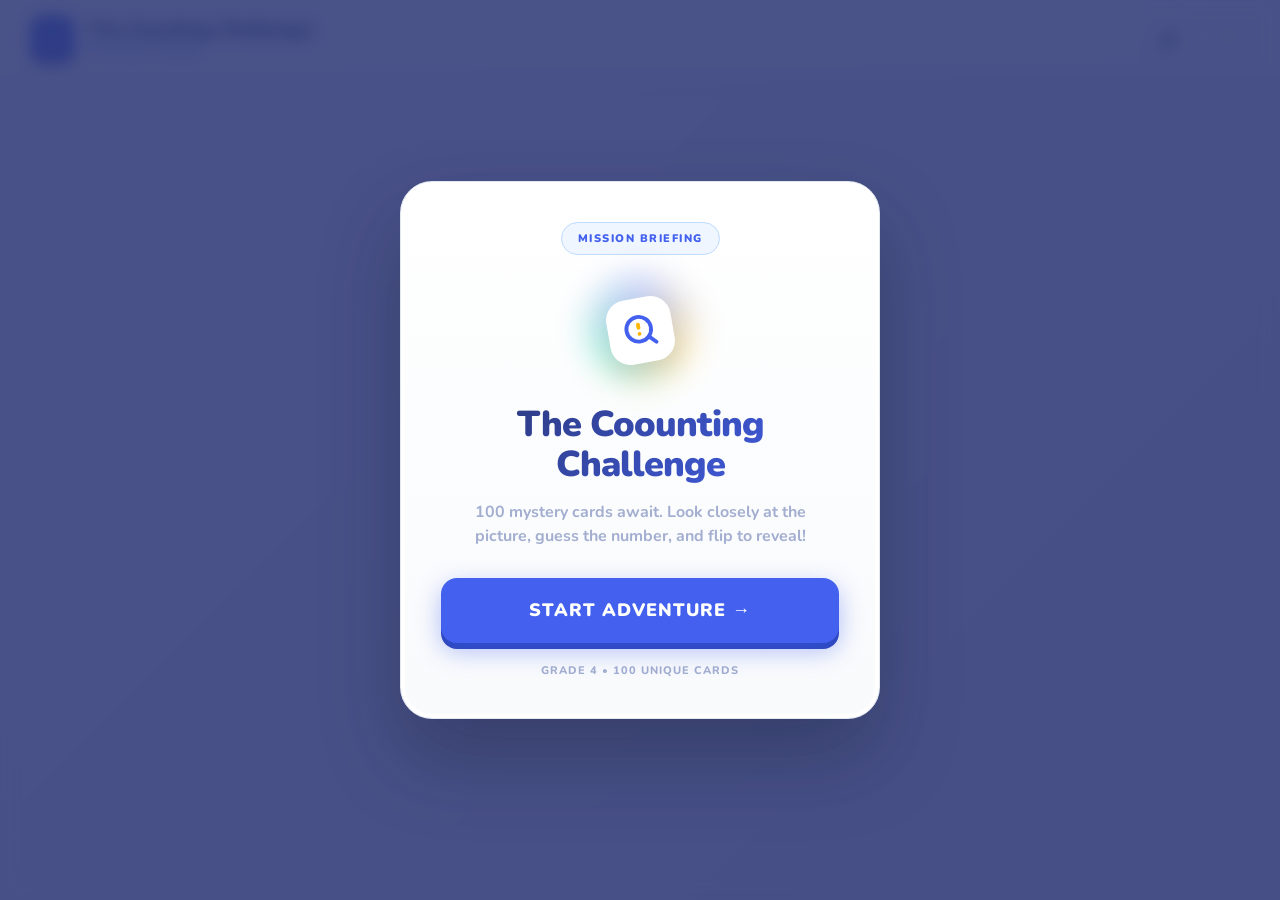
<file: schooldetective/index.html>
<!doctype html>
<html lang="en">
<head>
    <meta charset="utf-8">
    <meta name="viewport" content="width=device-width, initial-scale=1.0, maximum-scale=1.0, user-scalable=no">
    <meta name="theme-color" content="#2B3674">
    <title>The Counting Challenge</title>
    <link href="https://fonts.googleapis.com/css2?family=Nunito:wght@500;700;800;900&display=swap" rel="stylesheet">
    
    <style>
        :root {
            --primary: #4361EE;
            --primary-shadow: #2B44BA;
            --accent: #FFB703;
            --accent-shadow: #CC9202;
            --success: #06D6A0;
            --success-shadow: #04A67C;
            --bg-grad-1: #F4F7FE;
            --bg-grad-2: #E0E5F2;
            --text-main: #2B3674;
            --text-muted: #A3AED0;
            --card-front: #FFFFFF;
        }

        * {
            box-sizing: border-box;
            -webkit-tap-highlight-color: transparent;
            margin: 0;
            padding: 0;
        }

        body {
            font-family: 'Nunito', system-ui, sans-serif;
            background: linear-gradient(135deg, var(--bg-grad-1), var(--bg-grad-2));
            color: var(--text-main);
            /* NO SCROLL SETUP */
            height: 100dvh;
            width: 100vw;
            overflow: hidden; 
            display: flex;
            flex-direction: column;
        }

        .header {
            display: flex;
            justify-content: space-between;
            align-items: center;
            padding: 15px 30px;
            background: rgba(255, 255, 255, 0.7);
            backdrop-filter: blur(10px);
            border-bottom: 2px solid rgba(255,255,255,0.5);
            box-shadow: 0 4px 15px rgba(112, 144, 176, 0.05);
            flex-shrink: 0;
            z-index: 10;
        }

        .brand {
            display: flex;
            align-items: center;
            gap: 12px;
        }

        .logo-icon {
            width: 45px;
            height: 45px;
            background: var(--primary);
            border-radius: 12px;
            display: grid;
            place-items: center;
            color: white;
            font-size: 24px;
            box-shadow: 0 4px 0 var(--primary-shadow);
        }

        .brand-text h1 {
            font-size: 20px;
            font-weight: 900;
            line-height: 1.1;
            color: var(--text-main);
            letter-spacing: -0.5px;
        }

        .brand-text p {
            font-size: 11px;
            font-weight: 800;
            color: var(--primary);
            letter-spacing: 1.5px;
        }

        .toolbar {
            display: flex;
            gap: 12px;
        }

        .btn {
            font-family: 'Nunito', sans-serif;
            font-weight: 900;
            font-size: 16px;
            padding: 15px 25px;
            border-radius: 16px;
            border: none;
            cursor: pointer;
            transition: all 0.1s;
            text-transform: uppercase;
            letter-spacing: 1px;
            display: inline-flex;
            align-items: center;
            justify-content: center;
            gap: 10px;
            position: relative;
        }

        .btn:active:not(:disabled) {
            transform: translateY(6px);
            box-shadow: 0 0 0 transparent !important;
        }

        .btn:disabled {
            opacity: 0.5;
            cursor: not-allowed;
            transform: translateY(6px);
            box-shadow: 0 0 0 transparent !important;
        }

        .btn-primary {
            background: var(--primary);
            color: white;
            box-shadow: 0 6px 0 var(--primary-shadow);
        }

        .btn-accent {
            background: var(--accent);
            color: #5C4100;
            box-shadow: 0 6px 0 var(--accent-shadow);
        }

        .btn-success {
            background: var(--success);
            color: white;
            box-shadow: 0 6px 0 var(--success-shadow);
        }

        .tool-btn {
            width: 45px;
            height: 45px;
            border-radius: 12px;
            background: #FFFFFF;
            color: var(--text-main);
            font-size: 20px;
            cursor: pointer;
            display: grid;
            place-items: center;
            border: 2px solid #E9EDF7;
            box-shadow: 0 4px 0 #E9EDF7;
            transition: all 0.1s;
        }
        
        .tool-btn:active {
            transform: translateY(4px);
            box-shadow: 0 0 0 transparent;
        }

        .main-workspace {
            flex: 1;
            display: flex;
            align-items: center;
            justify-content: center;
            padding: 20px;
            overflow: hidden;
            position: relative;
        }

        .grid-layout {
            display: flex;
            flex-direction: column;
            justify-content: space-between;
            gap: 15px;
            width: 100%;
            max-width: 800px;
            height: 100%;
            align-items: center;
            opacity: 0;
            pointer-events: none;
            transition: opacity 0.4s;
            padding-bottom: 10px;
        }

        .grid-layout.active {
            opacity: 1;
            pointer-events: all;
        }

        .panel {
            background: rgba(255, 255, 255, 0.8);
            backdrop-filter: blur(10px);
            border-radius: 20px;
            padding: 12px 20px;
            box-shadow: 0 15px 35px rgba(43, 54, 116, 0.05);
            border: 2px solid #FFFFFF;
            display: flex;
            flex-direction: row;
            width: 100%;
            gap: 15px;
            flex-shrink: 0;
        }

        .stat-box {
            background: #FFFFFF;
            border-radius: 12px;
            padding: 10px 15px;
            border: 2px solid #E9EDF7;
            flex: 1;
            text-align: center;
        }

        .stat-title {
            font-size: 11px;
            font-weight: 800;
            color: var(--text-muted);
            text-transform: uppercase;
            letter-spacing: 1px;
            margin-bottom: 4px;
        }

        .stat-value {
            font-size: 20px;
            font-weight: 900;
            color: var(--text-main);
        }

        .progress-bar-bg {
            height: 10px;
            background: #E9EDF7;
            border-radius: 99px;
            overflow: hidden;
            margin-top: 8px;
        }

        .progress-bar-fill {
            height: 100%;
            width: 0%;
            background: linear-gradient(90deg, var(--success), #48E5BB);
            border-radius: 99px;
            transition: width 0.5s cubic-bezier(0.4, 0, 0.2, 1);
        }

        .center-stage {
            display: flex;
            flex-direction: column;
            align-items: center;
            justify-content: center;
            width: 100%;
            flex: 1;
            min-height: 0;
            perspective: 1500px;
        }

        .card-wrapper {
            /* Mengunci dimensi secara ketat: lebar penuh, tapi dibatasi oleh tinggi layar dan rasio 4:3 */
            width: 100%;
            max-width: min(500px, calc(45vh * 1.3333));
            aspect-ratio: 4 / 3;
            position: relative;
            margin: 0 auto;
            flex-shrink: 0;
        }

        .card-wrapper.shuffling {
            animation: cardShuffleAnim 0.6s cubic-bezier(0.4, 0, 0.2, 1) forwards;
        }

        @keyframes cardShuffleAnim {
            0% { transform: translateX(0) rotate(0deg) scale(1); opacity: 1; }
            40% { transform: translateX(120%) rotate(15deg) scale(0.8); opacity: 0; }
            50% { transform: translateX(-120%) rotate(-15deg) scale(0.8); opacity: 0; }
            100% { transform: translateX(0) rotate(0deg) scale(1); opacity: 1; }
        }

        .card {
            width: 100%;
            height: 100%;
            position: absolute; /* Dipaksa absolut agar ukurannya paten mengikuti wrapper */
            top: 0;
            left: 0;
            transform-style: preserve-3d;
            transition: transform 0.6s cubic-bezier(0.34, 1.56, 0.64, 1);
        }

        .card.flipped {
            transform: rotateY(180deg);
        }

        .card-face {
            position: absolute;
            inset: 0;
            width: 100%;
            height: 100%;
            backface-visibility: hidden;
            -webkit-backface-visibility: hidden;
            border-radius: 32px;
            overflow: hidden;
            box-shadow: 0 25px 50px rgba(43, 54, 116, 0.15), inset 0 0 0 2px #E9EDF7;
            background: var(--card-front);
            border: 8px solid #FFFFFF;
        }

        .card-front {
            display: flex;
            align-items: center;
            justify-content: center;
            padding: 15px;
        }

        .card-front img, .card-front svg {
            width: 100%;
            height: 100%;
            object-fit: contain;
            border-radius: 20px;
            background: #F4F7FE; /* Soft bg for transparent images */
        }

        .card-back {
            background: var(--primary);
            transform: rotateY(180deg);
            display: flex;
            flex-direction: column;
            align-items: center;
            justify-content: center;
            border-color: var(--primary-shadow);
            position: relative;
            overflow: hidden;
        }

        /* Sunburst Background Effect */
        .card-back::before {
            content: '';
            position: absolute;
            width: 200%;
            height: 200%;
            background: repeating-conic-gradient(
                from 0deg,
                rgba(255,255,255,0.1) 0deg 15deg,
                transparent 15deg 30deg
            );
            animation: rotateBurst 30s linear infinite;
        }

        @keyframes rotateBurst {
            100% { transform: rotate(360deg); }
        }

        .number-badge {
            background: #FFFFFF;
            padding: 8px 25px;
            border-radius: 99px;
            font-size: 16px;
            font-weight: 900;
            color: var(--primary);
            position: relative;
            z-index: 2;
            margin-bottom: 15px;
            box-shadow: 0 8px 20px rgba(0,0,0,0.2);
            text-transform: uppercase;
            letter-spacing: 2px;
        }

        .number-display {
            font-size: clamp(80px, 15vh, 160px);
            font-weight: 900;
            line-height: 1;
            z-index: 2;
            position: relative;
            /* 3D Text Effect */
            color: #FFFFFF;
            text-shadow: 
                0 4px 0 #CBD5E1,
                0 8px 0 #94A3B8,
                0 15px 20px rgba(0,0,0,0.3);
            filter: drop-shadow(0 0 20px rgba(255,255,255,0.3));
        }

        .controls-panel {
            display: flex;
            flex-direction: row;
            width: 100%;
            gap: 15px;
            justify-content: center;
            flex-shrink: 0;
        }

        .controls-panel .btn {
            width: 100%;
            max-width: 250px;
            height: 60px;
            font-size: 16px;
        }

        .overlay {
            position: fixed;
            inset: 0;
            background: rgba(43, 54, 116, 0.85);
            backdrop-filter: blur(8px);
            z-index: 100;
            display: flex;
            align-items: center;
            justify-content: center;
            padding: 20px;
            opacity: 0;
            pointer-events: none;
            transition: opacity 0.3s;
        }

        .overlay.active {
            opacity: 1;
            pointer-events: all;
        }

        .modal {
            background: #FFFFFF;
            padding: 50px 40px;
            border-radius: 40px;
            text-align: center;
            max-width: 500px;
            width: 100%;
            box-shadow: 0 30px 60px rgba(0,0,0,0.3);
            transform: translateY(20px) scale(0.95);
            transition: all 0.4s cubic-bezier(0.34, 1.56, 0.64, 1);
            border: 4px solid #FFFFFF;
        }

        .overlay.active .modal {
            transform: translateY(0) scale(1);
        }

        .modal-icon {
            font-size: 80px;
            margin-bottom: 20px;
            animation: bounce 2s infinite ease-in-out;
        }

        @keyframes bounce {
            0%, 100% { transform: translateY(0); }
            50% { transform: translateY(-15px); }
        }

        .modal h2 {
            font-size: 36px;
            font-weight: 900;
            color: var(--text-main);
            line-height: 1.1;
            margin-bottom: 15px;
        }

        .modal p {
            font-size: 16px;
            color: var(--text-muted);
            font-weight: 700;
            margin-bottom: 30px;
        }

        /* Premium Landing Page Styles */
        .modal {
            background: linear-gradient(180deg, #FFFFFF 0%, #F8FAFC 100%);
            padding: 40px;
            border-radius: 32px;
            text-align: center;
            max-width: 480px;
            width: 100%;
            box-shadow: 0 40px 80px rgba(15, 23, 42, 0.3), inset 0 0 0 4px #FFFFFF;
            border: 1px solid #E2E8F0;
            transform: translateY(20px) scale(0.95);
            transition: all 0.5s cubic-bezier(0.34, 1.56, 0.64, 1);
        }

        .landing-badge {
            display: inline-block;
            background: #EFF6FF;
            color: var(--primary);
            padding: 8px 16px;
            border-radius: 100px;
            font-size: 11px;
            font-weight: 900;
            letter-spacing: 1.5px;
            margin-bottom: 20px;
            border: 1px solid #BFDBFE;
        }

        .landing-icon-wrapper {
            position: relative;
            width: 110px;
            height: 110px;
            margin: 0 auto 20px;
            display: grid;
            place-items: center;
        }

        .landing-icon-glow {
            position: absolute;
            inset: 0;
            background: conic-gradient(from 0deg, var(--primary), var(--accent), var(--success), var(--primary));
            border-radius: 50%;
            opacity: 0.3;
            filter: blur(15px);
            animation: spin 5s linear infinite;
        }

        .landing-svg {
            position: relative;
            z-index: 2;
            width: 65px;
            height: 65px;
            background: #FFFFFF;
            border-radius: 20px;
            padding: 14px;
            box-shadow: 0 10px 25px rgba(43, 54, 116, 0.15);
            transform: rotate(-10deg);
            animation: float-icon 3s ease-in-out infinite;
        }

        @keyframes float-icon {
            0%, 100% { transform: translateY(0) rotate(-10deg); }
            50% { transform: translateY(-12px) rotate(-5deg); }
        }
        
        @keyframes spin { 100% { transform: rotate(360deg); } }

        .landing-title {
            font-size: 38px;
            font-weight: 900;
            line-height: 1.1;
            margin-bottom: 12px;
            background: linear-gradient(135deg, var(--text-main) 0%, var(--primary) 100%);
            -webkit-background-clip: text;
            -webkit-text-fill-color: transparent;
            letter-spacing: -1px;
        }

        .landing-desc {
            font-size: 15px;
            color: var(--text-muted);
            line-height: 1.5;
            margin-bottom: 30px;
            padding: 0 10px;
        }

        .btn-shine {
            width: 100%;
            height: 65px;
            font-size: 18px;
            position: relative;
            overflow: hidden;
            box-shadow: 0 8px 25px rgba(67, 97, 238, 0.4), 0 6px 0 var(--primary-shadow);
        }

        .btn-shine::after {
            content: '';
            position: absolute;
            top: 0; left: -100%; width: 50%; height: 100%;
            background: linear-gradient(90deg, transparent, rgba(255,255,255,0.5), transparent);
            animation: shine 2.5s infinite cubic-bezier(0.4, 0, 0.2, 1);
        }

        @keyframes shine {
            0% { left: -100%; }
            20% { left: 200%; }
            100% { left: 200%; }
        }

        .landing-footer-text {
            margin-top: 20px;
            font-size: 11px;
            font-weight: 800;
            color: #A3AED0;
            text-transform: uppercase;
            letter-spacing: 1px;
        }

        /* Responsive adjustments for Tablets and Mobile */
        @media (max-width: 1024px) {
            .grid-layout {
                gap: 10px;
                padding-bottom: 5px;
            }
            .panel {
                padding: 10px;
                flex-wrap: wrap;
            }
            .stat-box { flex: 1; min-width: 120px; margin-bottom: 0; }
            .controls-panel .btn { height: 55px; font-size: 14px; }
        }
    </style>
</head>
<body>

    <header class="header">
        <div class="brand">
            <div class="logo-icon">⌕</div>
            <div class="brand-text">
                <h1>The Counting Challenge</h1>
                <p>MYSTERY CARDS</p>
            </div>
        </div>
        <div class="toolbar">
            <button class="tool-btn" id="btn-sound" title="Toggle Sound">🔊</button>
            <button class="tool-btn" id="btn-fullscreen" title="Toggle Fullscreen">⛶</button>
        </div>
    </header>

    <main class="main-workspace">
        <div class="grid-layout" id="game-grid">
            
            <!-- Left Column: Stats -->
            <div class="panel">
                <div class="stat-box">
                    <div class="stat-title">Mission Progress</div>
                    <div class="stat-value" id="progress-text">Card 1 / 100</div>
                    <div class="progress-bar-bg">
                        <div class="progress-bar-fill" id="progress-fill"></div>
                    </div>
                </div>
                <div class="stat-box">
                    <div class="stat-title">Cards Remaining</div>
                    <div class="stat-value" id="cards-left">99</div>
                </div>
            </div>

            <!-- Center Column: The Wide Card -->
            <div class="center-stage">
                <div class="card-wrapper">
                    <div class="card" id="main-card">
                        <div class="card-face card-front">
                            <div id="card-art" style="width: 100%; height: 100%;">
                                <!-- Image or SVG injected here -->
                            </div>
                        </div>
                        <div class="card-face card-back">
                            <div class="number-badge">Mystery Number</div>
                            <div class="number-display" id="card-number">46</div>
                        </div>
                    </div>
                </div>
            </div>

            <!-- Right Column: Controls -->
            <div class="controls-panel">
                <button class="btn btn-primary" id="btn-flip">↻ FLIP CARD</button>
                <button class="btn btn-accent" id="btn-shuffle">⤨ SHUFFLE CARD</button>
            </div>

        </div>
    </main>

    <div class="overlay active" id="landing-overlay">
        <div class="modal">
            <div class="landing-badge">MISSION BRIEFING</div>
            
            <div class="landing-icon-wrapper">
                <div class="landing-icon-glow"></div>
                <!-- Clean, animated SVG Icon -->
                <svg viewBox="0 0 24 24" fill="none" stroke="currentColor" stroke-width="2.5" stroke-linecap="round" stroke-linejoin="round" class="landing-svg">
                    <circle cx="11" cy="11" r="8" stroke="var(--primary)"></circle>
                    <line x1="21" y1="21" x2="16.65" y2="16.65" stroke="var(--primary)"></line>
                    <path d="M11 8v2" stroke="var(--accent)"></path>
                    <path d="M11 14h.01" stroke="var(--accent)"></path>
                </svg>
            </div>

            <h2 class="landing-title">The Coounting<br>Challenge</h2>
            <p class="landing-desc">100 mystery cards await. Look closely at the picture, guess the number, and flip to reveal!</p>
            
            <button class="btn btn-primary btn-shine" id="btn-start">
                START ADVENTURE →
            </button>
            
            <div class="landing-footer-text">Grade 4 • 100 Unique Cards</div>
        </div>
    </div>

    <div class="overlay" id="end-overlay">
        <div class="modal">
            <div class="modal-icon">🏆</div>
            <h2>Mission<br>Accomplished!</h2>
            <p>You have successfully reviewed all 100 mystery cards. Great job, Students!</p>
            <button class="btn btn-success" id="btn-restart" style="width: 100%; height: 70px; font-size: 20px;">PLAY AGAIN ↻</button>
        </div>
    </div>

    <!-- Confetti Canvas -->
    <canvas id="confetti" style="position:fixed; inset:0; pointer-events:none; z-index:999;"></canvas>

    <script>
        const words = [
            ["school","School Facilities","school"],["classroom","School Facilities","classroom"],["library","School Facilities","library"],["canteen","School Facilities","canteen"],["computer room","School Facilities","computer"],["big hall","School Facilities","hall"],["medical center","School Facilities","medical"],["teachers' room","School Facilities","teachersroom"],["headmaster's room","School Facilities","office"],["desk","Things in the Classroom","desk"],["chair","Things in the Classroom","chair"],["teacher's desk","Things in the Classroom","teachdesk"],["window","Things in the Classroom","window"],["door","Things in the Classroom","door"],["board","Things in the Classroom","board"],["student","People at School","student"],["boy","People at School","boy"],["girl","People at School","girl"],["teacher","People at School","teacher"],["headmaster","People at School","headmaster"]
        ];
        const nums = [
            [24,37,46,68,95],[21,34,57,73,89],[26,41,58,76,92],[23,39,54,71,86],[28,43,61,79,97],[22,36,52,74,91],[25,42,59,77,94],[27,38,56,72,88],[29,44,63,81,99],[20,35,53,69,84],[23,37,46,68,95],[24,40,55,78,93],[21,33,51,75,90],[26,45,62,80,96],[22,39,57,70,87],[25,43,60,74,98],[28,36,54,71,85],[20,41,58,76,92],[27,44,64,82,100],[30,47,65,83,97]
        ];
        
        let cards = [];
        words.forEach((w, i) => {
            nums[i].forEach((n, j) => {
                cards.push({id: i * 5 + j + 1, word: w[0], category: w[1], kind: w[2], n: n});
            });
        });

        let deck = [];
        let currentIndex = 0;
        let isFlipped = false;
        let soundEnabled = true;
        let audioCtx;

        const uiGrid = document.getElementById('game-grid');
        const overlayLanding = document.getElementById('landing-overlay');
        const overlayEnd = document.getElementById('end-overlay');
        const elCard = document.getElementById('main-card');
        const elCardArt = document.getElementById('card-art');
        const elCardNum = document.getElementById('card-number');
        const elProgText = document.getElementById('progress-text');
        const elProgFill = document.getElementById('progress-fill');
        const elCardsLeft = document.getElementById('cards-left');
        
        const btnFlip = document.getElementById('btn-flip');
        const btnShuffle = document.getElementById('btn-shuffle');

        function shuffleArray(array) {
            const arr = [...array];
            for (let i = arr.length - 1; i > 0; i--) {
                const j = Math.floor(Math.random() * (i + 1));
                [arr[i], arr[j]] = [arr[j], arr[i]];
            }
            return arr;
        }

        function playTone(freq = 400, type = 'sine', duration = 0.1) {
            if (!soundEnabled) return;
            try {
                if (!audioCtx) audioCtx = new (window.AudioContext || window.webkitAudioContext)();
                const osc = audioCtx.createOscillator();
                const gainNode = audioCtx.createGain();
                osc.type = type;
                osc.frequency.value = freq;
                gainNode.gain.setValueAtTime(0.1, audioCtx.currentTime);
                gainNode.gain.exponentialRampToValueAtTime(0.001, audioCtx.currentTime + duration);
                osc.connect(gainNode);
                gainNode.connect(audioCtx.destination);
                osc.start();
                osc.stop(audioCtx.currentTime + duration);
            } catch (e) {}
        }

        // Robust fallback if assets are missing
        function getSVG(kind) {
            const wrap = x => `<svg viewBox="0 0 180 180" style="background:transparent; width:100%; height:100%;" xmlns="http://www.w3.org/2000/svg"><g stroke="#2B3674" stroke-width="4" stroke-linecap="round" stroke-linejoin="round">${x}</g></svg>`;
            const person = (shirt, hair='#57463d') => `<circle cx="90" cy="55" r="30" fill="#fff"/><path d="M66 50Q63 20 91 20Q118 20 115 50L108 40Q89 48 71 38Z" fill="${hair}" stroke="none"/><path d="M45 150Q50 90 90 85Q130 90 135 150Z" fill="${shirt}"/><path d="M75 65q15 10 30 0" fill="none"/>`;
            
            switch(kind) {
                case 'school': return wrap(`<path d="M25 72 90 25l65 47v75H25Z" fill="#FFB703"/><rect x="80" y="90" width="20" height="40" fill="#4361EE"/><rect x="45" y="90" width="20" height="20" fill="#fff"/><rect x="115" y="90" width="20" height="20" fill="#fff"/>`);
                case 'classroom': return wrap(`<rect x="25" y="40" width="130" height="80" rx="5" fill="#fff"/><rect x="35" y="50" width="110" height="60" fill="#4361EE" stroke="none"/>`);
                case 'student': case 'boy': return wrap(person('#4361EE'));
                case 'girl': return wrap(person('#F72585'));
                case 'teacher': case 'headmaster': return wrap(person('#FFB703', '#333'));
                case 'chair': return wrap(`<rect x="60" y="40" width="60" height="50" rx="5" fill="#4361EE"/><path d="M60 90h60v20H60z" fill="#FFB703"/><path d="M65 110v40m50-40v40" fill="none"/>`);
                case 'desk': case 'teachdesk': return wrap(`<path d="M40 70h100l-10 20H50Z" fill="#FFB703"/><path d="M50 90v50m80-50v50" fill="none"/>`);
                case 'board': return wrap(`<rect x="30" y="40" width="120" height="70" rx="5" fill="#2B3674"/><rect x="40" y="50" width="100" height="50" fill="#4361EE" stroke="none"/>`);
                default: return wrap(`<circle cx="90" cy="90" r="50" fill="#FFB703"/><text x="90" y="100" text-anchor="middle" font-size="30" fill="#2B3674" stroke="none" font-family="sans-serif">?</text>`);
            }
        }

        function updateUI() {
            if (deck.length === 0) return;
            
            const cardData = deck[currentIndex];
            
            // Image handling with fallback
            elCardArt.innerHTML = `<img src="assets/${cardData.kind}.png" alt="Card" draggable="false" onerror="this.onerror=null; this.outerHTML=getSVG('${cardData.kind}')">`;
            
            elCardNum.textContent = cardData.n;
            
            // Progress Stats
            const cardNum = currentIndex + 1;
            const total = deck.length;
            const pct = Math.round((cardNum / total) * 100);
            
            elProgText.textContent = `Card ${cardNum} / ${total}`;
            elProgFill.style.width = `${pct}%`;
            elCardsLeft.textContent = total - cardNum;

            // Buttons & Flip State
            if (isFlipped) {
                elCard.classList.add('flipped');
                
                if (currentIndex === total - 1) {
                    btnShuffle.textContent = 'FINISH ✓';
                    btnShuffle.classList.replace('btn-accent', 'btn-success');
                } else {
                    btnShuffle.textContent = '⤨ SHUFFLE CARD';
                    btnShuffle.classList.replace('btn-success', 'btn-accent');
                }
            } else {
                elCard.classList.remove('flipped');
            }
        }

        function startGame() {
            deck = shuffleArray(cards);
            currentIndex = 0;
            isFlipped = false;
            
            overlayLanding.classList.remove('active');
            uiGrid.classList.add('active');
            
            playTone(600, 'sine', 0.1);
            setTimeout(() => playTone(800, 'sine', 0.15), 100);
            
            updateUI();
        }

        function flipCard() {
            isFlipped = !isFlipped;
            playTone(550, 'triangle', 0.15); 
            updateUI();
        }

        function shuffleNextCard() {
            if (btnShuffle.disabled) return;
            
            // Prevent double-clicking during animation
            btnShuffle.disabled = true;
            btnFlip.disabled = true;

            const wrapper = document.querySelector('.card-wrapper');
            wrapper.classList.add('shuffling');
            
            // Play a mechanical shuffling tone sequence
            playTone(400, 'sine', 0.1);
            setTimeout(() => playTone(300, 'sine', 0.1), 100);

            // Change the card halfway through the animation (when opacity is 0)
            setTimeout(() => {
                if (currentIndex < deck.length - 1) {
                    currentIndex++;
                    isFlipped = false;
                    updateUI();
                } else {
                    showEndScreen();
                }
            }, 300);

            // Remove the animation class once complete
            setTimeout(() => {
                wrapper.classList.remove('shuffling');
                btnShuffle.disabled = false;
                btnFlip.disabled = false;
            }, 600);
        }

        function showEndScreen() {
            overlayEnd.classList.add('active');
            fireConfetti();
            playTone(500, 'sine', 0.1);
            setTimeout(() => playTone(700, 'sine', 0.1), 150);
            setTimeout(() => playTone(900, 'sine', 0.3), 300);
        }

        function restartGame() {
            overlayEnd.classList.remove('active');
            startGame();
        }

        document.getElementById('btn-start').addEventListener('click', startGame);
        btnFlip.addEventListener('click', flipCard);
        btnShuffle.addEventListener('click', shuffleNextCard);
        document.getElementById('btn-restart').addEventListener('click', restartGame);
        
        elCard.addEventListener('click', flipCard);

        // Sound & Fullscreen
        document.getElementById('btn-sound').addEventListener('click', (e) => {
            soundEnabled = !soundEnabled;
            e.target.textContent = soundEnabled ? '🔊' : '🔇';
            e.target.style.opacity = soundEnabled ? '1' : '0.5';
            if(soundEnabled) playTone(600);
        });

        document.getElementById('btn-fullscreen').addEventListener('click', async () => {
            try {
                if (!document.fullscreenElement) await document.documentElement.requestFullscreen();
                else await document.exitFullscreen();
            } catch (err) {}
        });

        // Simple Confetti
        const canvas = document.getElementById("confetti");
        const ctx2d = canvas.getContext("2d");
        let particles = [];
        
        function resizeCanvas() {
            canvas.width = window.innerWidth;
            canvas.height = window.innerHeight;
        }
        window.addEventListener('resize', resizeCanvas);
        resizeCanvas();

        function fireConfetti() {
            const colors = ['#4361EE', '#06D6A0', '#FFB703', '#F72585'];
            for (let i = 0; i < 150; i++) {
                particles.push({
                    x: canvas.width / 2, y: canvas.height / 2,
                    vx: (Math.random() - 0.5) * 30, vy: (Math.random() - 1) * 25 - 5,
                    size: Math.random() * 12 + 8,
                    color: colors[Math.floor(Math.random() * colors.length)],
                    rot: Math.random() * 360, rotSpeed: (Math.random() - 0.5) * 15,
                    life: 1
                });
            }
        }

        function animateConfetti() {
            ctx2d.clearRect(0, 0, canvas.width, canvas.height);
            for (let i = particles.length - 1; i >= 0; i--) {
                let p = particles[i];
                p.x += p.vx; p.y += p.vy;
                p.vy += 0.5; // gravity
                p.rot += p.rotSpeed; p.life -= 0.012;
                
                ctx2d.save();
                ctx2d.translate(p.x, p.y);
                ctx2d.rotate((p.rot * Math.PI) / 180);
                ctx2d.fillStyle = p.color;
                ctx2d.globalAlpha = Math.max(0, p.life);
                ctx2d.fillRect(-p.size / 2, -p.size / 2, p.size, p.size);
                ctx2d.restore();
                
                if (p.life <= 0 || p.y > canvas.height) particles.splice(i, 1);
            }
            requestAnimationFrame(animateConfetti);
        }
        animateConfetti();

    </script>
</body>
</html>
</file>
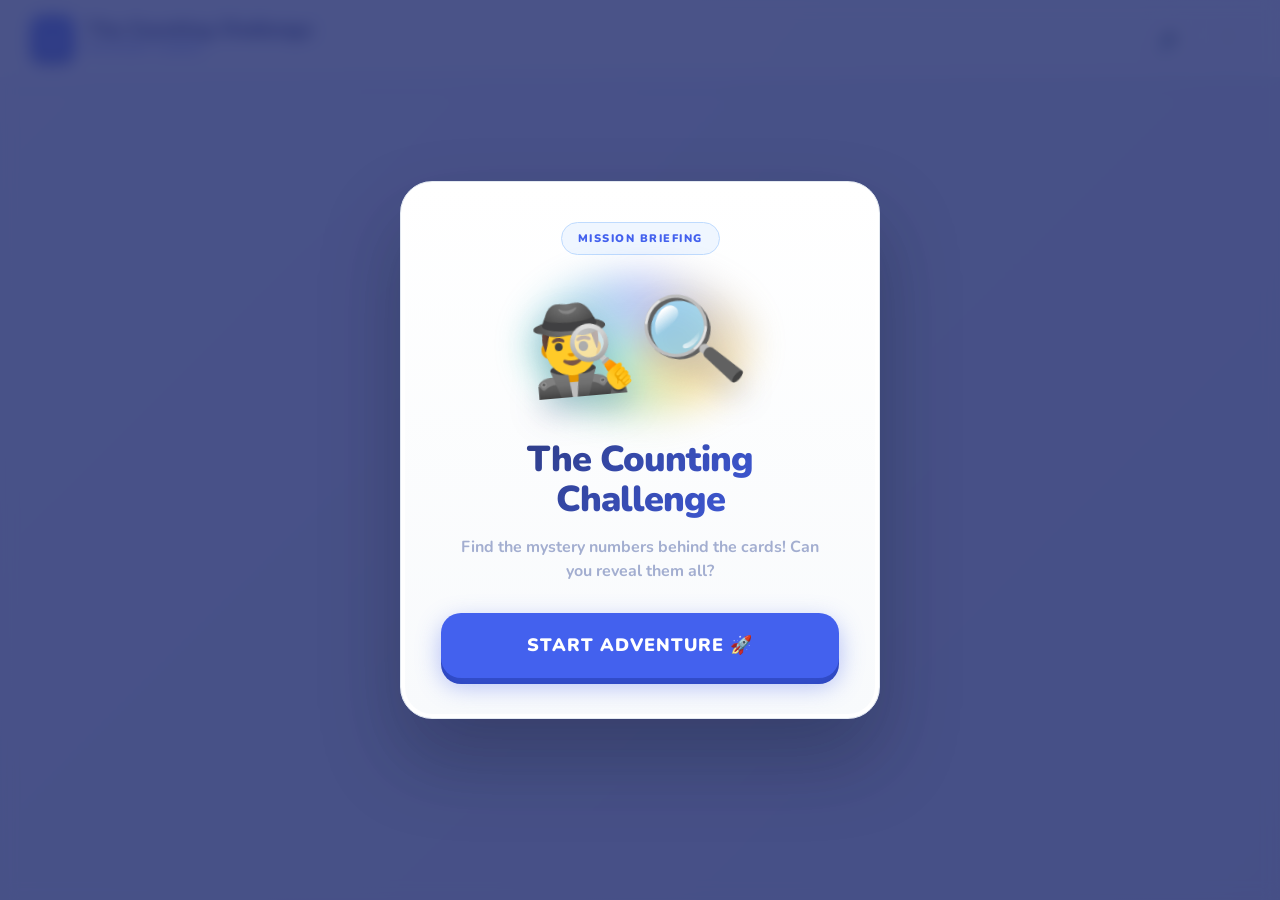
<file: thecountingchallenge/index.html>
<!doctype html>
<html lang="en">
<head>
    <meta charset="utf-8">
    <meta name="viewport" content="width=device-width, initial-scale=1.0, maximum-scale=1.0, user-scalable=no">
    <meta name="theme-color" content="#2B3674">
    <title>The Counting Challenge</title>
    <link href="https://fonts.googleapis.com/css2?family=Nunito:wght@500;700;800;900&display=swap" rel="stylesheet">
    
    <style>
        :root {
            --primary: #4361EE;
            --primary-shadow: #2B44BA;
            --accent: #FFB703;
            --accent-shadow: #CC9202;
            --success: #06D6A0;
            --success-shadow: #04A67C;
            --bg-grad-1: #F4F7FE;
            --bg-grad-2: #E0E5F2;
            --text-main: #2B3674;
            --text-muted: #A3AED0;
            --card-front: #FFFFFF;
        }

        * {
            box-sizing: border-box;
            -webkit-tap-highlight-color: transparent;
            margin: 0;
            padding: 0;
        }

        body {
            font-family: 'Nunito', system-ui, sans-serif;
            background: linear-gradient(135deg, var(--bg-grad-1), var(--bg-grad-2));
            color: var(--text-main);
            /* NO SCROLL SETUP */
            height: 100dvh;
            width: 100vw;
            overflow: hidden; 
            display: flex;
            flex-direction: column;
        }

        .header {
            display: flex;
            justify-content: space-between;
            align-items: center;
            padding: 15px 30px;
            background: rgba(255, 255, 255, 0.7);
            backdrop-filter: blur(10px);
            border-bottom: 2px solid rgba(255,255,255,0.5);
            box-shadow: 0 4px 15px rgba(112, 144, 176, 0.05);
            flex-shrink: 0;
            z-index: 10;
        }

        .brand {
            display: flex;
            align-items: center;
            gap: 12px;
        }

        .logo-icon {
            width: 45px;
            height: 45px;
            background: var(--primary);
            border-radius: 12px;
            display: grid;
            place-items: center;
            color: white;
            font-size: 24px;
            box-shadow: 0 4px 0 var(--primary-shadow);
        }

        .brand-text h1 {
            font-size: 20px;
            font-weight: 900;
            line-height: 1.1;
            color: var(--text-main);
            letter-spacing: -0.5px;
        }

        .brand-text p {
            font-size: 11px;
            font-weight: 800;
            color: var(--primary);
            letter-spacing: 1.5px;
        }

        .toolbar {
            display: flex;
            gap: 12px;
        }

        .btn {
            font-family: 'Nunito', sans-serif;
            font-weight: 900;
            font-size: 16px;
            padding: 15px 25px;
            border-radius: 16px;
            border: none;
            cursor: pointer;
            transition: all 0.1s;
            text-transform: uppercase;
            letter-spacing: 1px;
            display: inline-flex;
            align-items: center;
            justify-content: center;
            gap: 10px;
            position: relative;
        }

        .btn:active:not(:disabled) {
            transform: translateY(6px);
            box-shadow: 0 0 0 transparent !important;
        }

        .btn:disabled {
            opacity: 0.5;
            cursor: not-allowed;
            transform: translateY(6px);
            box-shadow: 0 0 0 transparent !important;
        }

        .btn-primary {
            background: var(--primary);
            color: white;
            box-shadow: 0 6px 0 var(--primary-shadow);
        }

        .btn-accent {
            background: var(--accent);
            color: #5C4100;
            box-shadow: 0 6px 0 var(--accent-shadow);
        }

        .btn-success {
            background: var(--success);
            color: white;
            box-shadow: 0 6px 0 var(--success-shadow);
        }

        .tool-btn {
            width: 45px;
            height: 45px;
            border-radius: 12px;
            background: #FFFFFF;
            color: var(--text-main);
            font-size: 20px;
            cursor: pointer;
            display: grid;
            place-items: center;
            border: 2px solid #E9EDF7;
            box-shadow: 0 4px 0 #E9EDF7;
            transition: all 0.1s;
        }
        
        .tool-btn:active {
            transform: translateY(4px);
            box-shadow: 0 0 0 transparent;
        }

        .main-workspace {
            flex: 1;
            display: flex;
            align-items: center;
            justify-content: center;
            padding: 20px;
            overflow: hidden;
            position: relative;
        }

        .grid-layout {
            display: flex;
            flex-direction: column;
            justify-content: space-between;
            gap: 15px;
            width: 100%;
            max-width: 800px;
            height: 100%;
            align-items: center;
            opacity: 0;
            pointer-events: none;
            transition: opacity 0.4s;
            padding-bottom: 10px;
        }

        .grid-layout.active {
            opacity: 1;
            pointer-events: all;
        }

        .panel {
            background: rgba(255, 255, 255, 0.8);
            backdrop-filter: blur(10px);
            border-radius: 20px;
            padding: 12px 20px;
            box-shadow: 0 15px 35px rgba(43, 54, 116, 0.05);
            border: 2px solid #FFFFFF;
            display: flex;
            flex-direction: row;
            width: 100%;
            gap: 15px;
            flex-shrink: 0;
        }

        .stat-box {
            background: #FFFFFF;
            border-radius: 12px;
            padding: 10px 15px;
            border: 2px solid #E9EDF7;
            flex: 1;
            text-align: center;
        }

        .stat-title {
            font-size: 11px;
            font-weight: 800;
            color: var(--text-muted);
            text-transform: uppercase;
            letter-spacing: 1px;
            margin-bottom: 4px;
        }

        .stat-value {
            font-size: 20px;
            font-weight: 900;
            color: var(--text-main);
        }

        .progress-bar-bg {
            height: 10px;
            background: #E9EDF7;
            border-radius: 99px;
            overflow: hidden;
            margin-top: 8px;
        }

        .progress-bar-fill {
            height: 100%;
            width: 0%;
            background: linear-gradient(90deg, var(--success), #48E5BB);
            border-radius: 99px;
            transition: width 0.5s cubic-bezier(0.4, 0, 0.2, 1);
        }

        .center-stage {
            display: flex;
            flex-direction: column;
            align-items: center;
            justify-content: center;
            width: 100%;
            flex: 1;
            min-height: 0;
            perspective: 1500px;
        }

        .card-wrapper {
            /* Mengunci dimensi secara ketat: lebar penuh, tapi dibatasi oleh tinggi layar dan rasio 4:3 */
            width: 100%;
            max-width: min(500px, calc(45vh * 1.3333));
            aspect-ratio: 4 / 3;
            position: relative;
            margin: 0 auto;
            flex-shrink: 0;
        }

        .card-wrapper.shuffling {
            animation: cardShuffleAnim 0.6s cubic-bezier(0.4, 0, 0.2, 1) forwards;
        }

        @keyframes cardShuffleAnim {
            0% { transform: translateX(0) rotate(0deg) scale(1); opacity: 1; }
            40% { transform: translateX(120%) rotate(15deg) scale(0.8); opacity: 0; }
            50% { transform: translateX(-120%) rotate(-15deg) scale(0.8); opacity: 0; }
            100% { transform: translateX(0) rotate(0deg) scale(1); opacity: 1; }
        }

        .card {
            width: 100%;
            height: 100%;
            position: absolute; /* Dipaksa absolut agar ukurannya paten mengikuti wrapper */
            top: 0;
            left: 0;
            transform-style: preserve-3d;
            transition: transform 0.6s cubic-bezier(0.34, 1.56, 0.64, 1);
        }

        .card.flipped {
            transform: rotateY(180deg);
        }

        .card-face {
            position: absolute;
            inset: 0;
            width: 100%;
            height: 100%;
            backface-visibility: hidden;
            -webkit-backface-visibility: hidden;
            border-radius: 32px;
            overflow: hidden;
            box-shadow: 0 25px 50px rgba(43, 54, 116, 0.15), inset 0 0 0 2px #E9EDF7;
            background: var(--card-front);
            border: 8px solid #FFFFFF;
        }

        .card-front {
            display: flex;
            align-items: center;
            justify-content: center;
            padding: 15px;
        }

        .card-front img, .card-front svg {
            width: 100%;
            height: 100%;
            object-fit: contain;
            border-radius: 20px;
            background: #F4F7FE; /* Soft bg for transparent images */
        }

        .card-back {
            background: var(--primary);
            transform: rotateY(180deg);
            display: flex;
            flex-direction: column;
            align-items: center;
            justify-content: center;
            border-color: var(--primary-shadow);
            position: relative;
            overflow: hidden;
        }

        /* Sunburst Background Effect */
        .card-back::before {
            content: '';
            position: absolute;
            width: 200%;
            height: 200%;
            background: repeating-conic-gradient(
                from 0deg,
                rgba(255,255,255,0.1) 0deg 15deg,
                transparent 15deg 30deg
            );
            animation: rotateBurst 30s linear infinite;
        }

        @keyframes rotateBurst {
            100% { transform: rotate(360deg); }
        }

        .number-badge {
            background: #FFFFFF;
            padding: 8px 25px;
            border-radius: 99px;
            font-size: 16px;
            font-weight: 900;
            color: var(--primary);
            position: relative;
            z-index: 2;
            margin-bottom: 15px;
            box-shadow: 0 8px 20px rgba(0,0,0,0.2);
            text-transform: uppercase;
            letter-spacing: 2px;
        }

        .number-display {
            font-size: clamp(80px, 15vh, 160px);
            font-weight: 900;
            line-height: 1;
            z-index: 2;
            position: relative;
            /* 3D Text Effect */
            color: #FFFFFF;
            text-shadow: 
                0 4px 0 #CBD5E1,
                0 8px 0 #94A3B8,
                0 15px 20px rgba(0,0,0,0.3);
            filter: drop-shadow(0 0 20px rgba(255,255,255,0.3));
        }

        .controls-panel {
            display: flex;
            flex-direction: row;
            width: 100%;
            gap: 15px;
            justify-content: center;
            flex-shrink: 0;
        }

        .controls-panel .btn {
            width: 100%;
            max-width: 250px;
            height: 60px;
            font-size: 16px;
        }

        .overlay {
            position: fixed;
            inset: 0;
            background: rgba(43, 54, 116, 0.85);
            backdrop-filter: blur(8px);
            z-index: 100;
            display: flex;
            align-items: center;
            justify-content: center;
            padding: 20px;
            opacity: 0;
            pointer-events: none;
            transition: opacity 0.3s;
        }

        .overlay.active {
            opacity: 1;
            pointer-events: all;
        }

        .modal {
            background: #FFFFFF;
            padding: 50px 40px;
            border-radius: 40px;
            text-align: center;
            max-width: 500px;
            width: 100%;
            box-shadow: 0 30px 60px rgba(0,0,0,0.3);
            transform: translateY(20px) scale(0.95);
            transition: all 0.4s cubic-bezier(0.34, 1.56, 0.64, 1);
            border: 4px solid #FFFFFF;
        }

        .overlay.active .modal {
            transform: translateY(0) scale(1);
        }

        .modal-icon {
            font-size: 80px;
            margin-bottom: 20px;
            animation: bounce 2s infinite ease-in-out;
        }

        @keyframes bounce {
            0%, 100% { transform: translateY(0); }
            50% { transform: translateY(-15px); }
        }

        .modal h2 {
            font-size: 36px;
            font-weight: 900;
            color: var(--text-main);
            line-height: 1.1;
            margin-bottom: 15px;
        }

        .modal p {
            font-size: 16px;
            color: var(--text-muted);
            font-weight: 700;
            margin-bottom: 30px;
        }

        /* Premium Landing Page Styles */
        .modal {
            background: linear-gradient(180deg, #FFFFFF 0%, #F8FAFC 100%);
            padding: 40px;
            border-radius: 32px;
            text-align: center;
            max-width: 480px;
            width: 100%;
            box-shadow: 0 40px 80px rgba(15, 23, 42, 0.3), inset 0 0 0 4px #FFFFFF;
            border: 1px solid #E2E8F0;
            transform: translateY(20px) scale(0.95);
            transition: all 0.5s cubic-bezier(0.34, 1.56, 0.64, 1);
        }

        .landing-badge {
            display: inline-block;
            background: #EFF6FF;
            color: var(--primary);
            padding: 8px 16px;
            border-radius: 100px;
            font-size: 11px;
            font-weight: 900;
            letter-spacing: 1.5px;
            margin-bottom: 20px;
            border: 1px solid #BFDBFE;
        }

        .landing-icon-wrapper {
            position: relative;
            width: 220px; /* Diperlebar lagi agar 2 emoji besar pasti muat */
            height: 140px;
            margin: 0 auto 25px;
            display: flex;
            align-items: center;
            justify-content: center;
        }

        .landing-icon-glow {
            position: absolute;
            inset: 0;
            background: conic-gradient(from 0deg, var(--primary), var(--accent), var(--success), var(--primary));
            border-radius: 50%;
            opacity: 0.35;
            filter: blur(18px);
            animation: spin 5s linear infinite;
        }

        .landing-emoji {
            position: relative;
            z-index: 2;
            display: flex;
            flex-direction: row;
            white-space: nowrap; /* Mencegah emoji turun ke baris bawah secara mutlak */
            align-items: center;
            justify-content: center;
            font-size: 85px;
            letter-spacing: 5px;
            transform: rotate(-5deg);
            animation: float-icon 3s ease-in-out infinite;
            filter: drop-shadow(0 15px 15px rgba(43, 54, 116, 0.25)); 
        }

        @keyframes float-icon {
            0%, 100% { transform: translateY(0) rotate(-5deg); }
            50% { transform: translateY(-12px) rotate(0deg); }
        }
        
        @keyframes spin { 100% { transform: rotate(360deg); } }

        .landing-title {
            font-size: 38px;
            font-weight: 900;
            line-height: 1.1;
            margin-bottom: 12px;
            background: linear-gradient(135deg, var(--text-main) 0%, var(--primary) 100%);
            -webkit-background-clip: text;
            -webkit-text-fill-color: transparent;
            letter-spacing: -1px;
        }

        .landing-desc {
            font-size: 15px;
            color: var(--text-muted);
            line-height: 1.5;
            margin-bottom: 30px;
            padding: 0 10px;
        }

        .btn-shine {
            width: 100%;
            height: 65px;
            font-size: 18px;
            position: relative;
            overflow: hidden;
            box-shadow: 0 8px 25px rgba(67, 97, 238, 0.4), 0 6px 0 var(--primary-shadow);
        }

        .btn-shine::after {
            content: '';
            position: absolute;
            top: 0; left: -100%; width: 50%; height: 100%;
            background: linear-gradient(90deg, transparent, rgba(255,255,255,0.5), transparent);
            animation: shine 2.5s infinite cubic-bezier(0.4, 0, 0.2, 1);
        }

        @keyframes shine {
            0% { left: -100%; }
            20% { left: 200%; }
            100% { left: 200%; }
        }

        .landing-footer-text {
            margin-top: 20px;
            font-size: 11px;
            font-weight: 800;
            color: #A3AED0;
            text-transform: uppercase;
            letter-spacing: 1px;
        }

        /* Responsive adjustments for Tablets and Mobile */
        @media (max-width: 1024px) {
            .grid-layout {
                gap: 10px;
                padding-bottom: 5px;
            }
            .panel {
                padding: 10px;
                flex-wrap: wrap;
            }
            .stat-box { flex: 1; min-width: 120px; margin-bottom: 0; }
            .controls-panel .btn { height: 55px; font-size: 14px; }
        }
    </style>
</head>
<body>

    <header class="header">
        <div class="brand">
            <div class="logo-icon">⌕</div>
            <div class="brand-text">
                <h1>The Counting Challenge</h1>
                <p>MYSTERY CARDS</p>
            </div>
        </div>
        <div class="toolbar">
            <button class="tool-btn" id="btn-sound" title="Toggle Sound">🔊</button>
            <button class="tool-btn" id="btn-fullscreen" title="Toggle Fullscreen">⛶</button>
        </div>
    </header>

    <main class="main-workspace">
        <div class="grid-layout" id="game-grid">
            
            <!-- Left Column: Stats -->
            <div class="panel">
                <div class="stat-box">
                    <div class="stat-title">Mission Progress</div>
                    <div class="stat-value" id="progress-text">Card 1 / 100</div>
                    <div class="progress-bar-bg">
                        <div class="progress-bar-fill" id="progress-fill"></div>
                    </div>
                </div>
                <div class="stat-box">
                    <div class="stat-title">Cards Remaining</div>
                    <div class="stat-value" id="cards-left">99</div>
                </div>
            </div>

            <!-- Center Column: The Wide Card -->
            <div class="center-stage">
                <div class="card-wrapper">
                    <div class="card" id="main-card">
                        <div class="card-face card-front">
                            <div id="card-art" style="width: 100%; height: 100%;">
                                <!-- Image or SVG injected here -->
                            </div>
                        </div>
                        <div class="card-face card-back">
                            <div class="number-badge">Mystery Number</div>
                            <div class="number-display" id="card-number">46</div>
                        </div>
                    </div>
                </div>
            </div>

            <!-- Right Column: Controls -->
            <div class="controls-panel">
                <button class="btn btn-primary" id="btn-flip">↻ FLIP CARD</button>
                <button class="btn btn-accent" id="btn-shuffle">⤨ SHUFFLE CARD</button>
            </div>

        </div>
    </main>

    <div class="overlay active" id="landing-overlay">
        <div class="modal">
            <div class="landing-badge">MISSION BRIEFING</div>
            
            <div class="landing-icon-wrapper">
                <div class="landing-icon-glow"></div>
                <!-- Premium Emoji Icon -->
                <div class="landing-emoji">🕵️‍♂️🔍</div>
            </div>

            <h2 class="landing-title">The Counting<br>Challenge</h2>
            <p class="landing-desc">Find the mystery numbers behind the cards! Can you reveal them all?</p>
            <button class="btn btn-primary btn-shine" id="btn-start" style="border-radius: 20px;">START ADVENTURE 🚀</button>
        </div>
    </div>

    <!-- Mission Complete Overlay -->
    <div class="overlay" id="end-overlay">
        <div class="modal">
            <div class="modal-icon">🏆</div>
            <h2 class="landing-title">Mission Accomplished!</h2>
            <p class="landing-desc">You've successfully revealed all the mystery cards. Great job detective!</p>
            <button class="btn btn-success" id="btn-restart" style="width: 100%; height: 70px; font-size: 20px; border-radius: 20px;">PLAY AGAIN ↻</button>
        </div>
    </div>

    <!-- Confetti Canvas -->
    <canvas id="confetti" style="position:fixed; inset:0; pointer-events:none; z-index:999;"></canvas>

    <script>
        const words = [
            ["school","School Facilities","school"],["classroom","School Facilities","classroom"],["library","School Facilities","library"],["canteen","School Facilities","canteen"],["computer room","School Facilities","computer"],["big hall","School Facilities","hall"],["medical center","School Facilities","medical"],["teachers' room","School Facilities","teachersroom"],["headmaster's room","School Facilities","office"],["desk","Things in the Classroom","desk"],["chair","Things in the Classroom","chair"],["teacher's desk","Things in the Classroom","teachdesk"],["window","Things in the Classroom","window"],["door","Things in the Classroom","door"],["board","Things in the Classroom","board"],["student","People at School","student"],["boy","People at School","boy"],["girl","People at School","girl"],["teacher","People at School","teacher"],["headmaster","People at School","headmaster"]
        ];
        const nums = [
            [24,37,46,68,95],[21,34,57,73,89],[26,41,58,76,92],[23,39,54,71,86],[28,43,61,79,97],[22,36,52,74,91],[25,42,59,77,94],[27,38,56,72,88],[29,44,63,81,99],[20,35,53,69,84],[23,37,46,68,95],[24,40,55,78,93],[21,33,51,75,90],[26,45,62,80,96],[22,39,57,70,87],[25,43,60,74,98],[28,36,54,71,85],[20,41,58,76,92],[27,44,64,82,100],[30,47,65,83,97]
        ];
        
        let cards = [];
        words.forEach((w, i) => {
            nums[i].forEach((n, j) => {
                cards.push({id: i * 5 + j + 1, word: w[0], category: w[1], kind: w[2], n: n});
            });
        });

        let deck = [];
        let currentIndex = 0;
        let isFlipped = false;
        let soundEnabled = true;
        let audioCtx;

        const uiGrid = document.getElementById('game-grid');
        const overlayLanding = document.getElementById('landing-overlay');
        const overlayEnd = document.getElementById('end-overlay');
        const elCard = document.getElementById('main-card');
        const elCardArt = document.getElementById('card-art');
        const elCardNum = document.getElementById('card-number');
        const elProgText = document.getElementById('progress-text');
        const elProgFill = document.getElementById('progress-fill');
        const elCardsLeft = document.getElementById('cards-left');
        
        const btnFlip = document.getElementById('btn-flip');
        const btnShuffle = document.getElementById('btn-shuffle');

        function shuffleArray(array) {
            const arr = [...array];
            for (let i = arr.length - 1; i > 0; i--) {
                const j = Math.floor(Math.random() * (i + 1));
                [arr[i], arr[j]] = [arr[j], arr[i]];
            }
            return arr;
        }

        function playTone(freq = 400, type = 'sine', duration = 0.1) {
            if (!soundEnabled) return;
            try {
                if (!audioCtx) audioCtx = new (window.AudioContext || window.webkitAudioContext)();
                const osc = audioCtx.createOscillator();
                const gainNode = audioCtx.createGain();
                osc.type = type;
                osc.frequency.value = freq;
                gainNode.gain.setValueAtTime(0.1, audioCtx.currentTime);
                gainNode.gain.exponentialRampToValueAtTime(0.001, audioCtx.currentTime + duration);
                osc.connect(gainNode);
                gainNode.connect(audioCtx.destination);
                osc.start();
                osc.stop(audioCtx.currentTime + duration);
            } catch (e) {}
        }

        // Robust fallback if assets are missing
        function getSVG(kind) {
            const wrap = x => `<svg viewBox="0 0 180 180" style="background:transparent; width:100%; height:100%;" xmlns="http://www.w3.org/2000/svg"><g stroke="#2B3674" stroke-width="4" stroke-linecap="round" stroke-linejoin="round">${x}</g></svg>`;
            const person = (shirt, hair='#57463d') => `<circle cx="90" cy="55" r="30" fill="#fff"/><path d="M66 50Q63 20 91 20Q118 20 115 50L108 40Q89 48 71 38Z" fill="${hair}" stroke="none"/><path d="M45 150Q50 90 90 85Q130 90 135 150Z" fill="${shirt}"/><path d="M75 65q15 10 30 0" fill="none"/>`;
            
            switch(kind) {
                case 'school': return wrap(`<path d="M25 72 90 25l65 47v75H25Z" fill="#FFB703"/><rect x="80" y="90" width="20" height="40" fill="#4361EE"/><rect x="45" y="90" width="20" height="20" fill="#fff"/><rect x="115" y="90" width="20" height="20" fill="#fff"/>`);
                case 'classroom': return wrap(`<rect x="25" y="40" width="130" height="80" rx="5" fill="#fff"/><rect x="35" y="50" width="110" height="60" fill="#4361EE" stroke="none"/>`);
                case 'student': case 'boy': return wrap(person('#4361EE'));
                case 'girl': return wrap(person('#F72585'));
                case 'teacher': case 'headmaster': return wrap(person('#FFB703', '#333'));
                case 'chair': return wrap(`<rect x="60" y="40" width="60" height="50" rx="5" fill="#4361EE"/><path d="M60 90h60v20H60z" fill="#FFB703"/><path d="M65 110v40m50-40v40" fill="none"/>`);
                case 'desk': case 'teachdesk': return wrap(`<path d="M40 70h100l-10 20H50Z" fill="#FFB703"/><path d="M50 90v50m80-50v50" fill="none"/>`);
                case 'board': return wrap(`<rect x="30" y="40" width="120" height="70" rx="5" fill="#2B3674"/><rect x="40" y="50" width="100" height="50" fill="#4361EE" stroke="none"/>`);
                default: return wrap(`<circle cx="90" cy="90" r="50" fill="#FFB703"/><text x="90" y="100" text-anchor="middle" font-size="30" fill="#2B3674" stroke="none" font-family="sans-serif">?</text>`);
            }
        }

        function updateUI() {
            if (deck.length === 0) return;
            
            const cardData = deck[currentIndex];
            
            // Image handling with fallback
            elCardArt.innerHTML = `<img src="assets/${cardData.kind}.png" alt="Card" draggable="false" onerror="this.onerror=null; this.outerHTML=getSVG('${cardData.kind}')">`;
            
            elCardNum.textContent = cardData.n;
            
            // Progress Stats
            const cardNum = currentIndex + 1;
            const total = deck.length;
            const pct = Math.round((cardNum / total) * 100);
            
            elProgText.textContent = `Card ${cardNum} / ${total}`;
            elProgFill.style.width = `${pct}%`;
            elCardsLeft.textContent = total - cardNum;

            // Buttons & Flip State
            if (isFlipped) {
                elCard.classList.add('flipped');
                
                if (currentIndex === total - 1) {
                    btnShuffle.textContent = 'FINISH ✓';
                    btnShuffle.classList.replace('btn-accent', 'btn-success');
                } else {
                    btnShuffle.textContent = '⤨ SHUFFLE CARD';
                    btnShuffle.classList.replace('btn-success', 'btn-accent');
                }
            } else {
                elCard.classList.remove('flipped');
            }
        }

        function startGame() {
            deck = shuffleArray(cards);
            currentIndex = 0;
            isFlipped = false;
            
            overlayLanding.classList.remove('active');
            uiGrid.classList.add('active');
            
            playTone(600, 'sine', 0.1);
            setTimeout(() => playTone(800, 'sine', 0.15), 100);
            
            updateUI();
        }

        function flipCard() {
            isFlipped = !isFlipped;
            playTone(550, 'triangle', 0.15); 
            updateUI();
        }

        function shuffleNextCard() {
            if (btnShuffle.disabled) return;
            
            // Prevent double-clicking during animation
            btnShuffle.disabled = true;
            btnFlip.disabled = true;

            const wrapper = document.querySelector('.card-wrapper');
            wrapper.classList.add('shuffling');
            
            // Play a mechanical shuffling tone sequence
            playTone(400, 'sine', 0.1);
            setTimeout(() => playTone(300, 'sine', 0.1), 100);

            // Change the card halfway through the animation (when opacity is 0)
            setTimeout(() => {
                if (currentIndex < deck.length - 1) {
                    currentIndex++;
                    isFlipped = false;
                    updateUI();
                } else {
                    showEndScreen();
                }
            }, 300);

            // Remove the animation class once complete
            setTimeout(() => {
                wrapper.classList.remove('shuffling');
                btnShuffle.disabled = false;
                btnFlip.disabled = false;
            }, 600);
        }

        function showEndScreen() {
            overlayEnd.classList.add('active');
            fireConfetti();
            playTone(500, 'sine', 0.1);
            setTimeout(() => playTone(700, 'sine', 0.1), 150);
            setTimeout(() => playTone(900, 'sine', 0.3), 300);
        }

        function restartGame() {
            overlayEnd.classList.remove('active');
            startGame();
        }

        document.getElementById('btn-start').addEventListener('click', startGame);
        btnFlip.addEventListener('click', flipCard);
        btnShuffle.addEventListener('click', shuffleNextCard);
        document.getElementById('btn-restart').addEventListener('click', restartGame);
        
        elCard.addEventListener('click', flipCard);

        // Sound & Fullscreen
        document.getElementById('btn-sound').addEventListener('click', (e) => {
            soundEnabled = !soundEnabled;
            e.target.textContent = soundEnabled ? '🔊' : '🔇';
            e.target.style.opacity = soundEnabled ? '1' : '0.5';
            if(soundEnabled) playTone(600);
        });

        document.getElementById('btn-fullscreen').addEventListener('click', async () => {
            try {
                if (!document.fullscreenElement) await document.documentElement.requestFullscreen();
                else await document.exitFullscreen();
            } catch (err) {}
        });

        // Simple Confetti
        const canvas = document.getElementById("confetti");
        const ctx2d = canvas.getContext("2d");
        let particles = [];
        
        function resizeCanvas() {
            canvas.width = window.innerWidth;
            canvas.height = window.innerHeight;
        }
        window.addEventListener('resize', resizeCanvas);
        resizeCanvas();

        function fireConfetti() {
            const colors = ['#4361EE', '#06D6A0', '#FFB703', '#F72585'];
            for (let i = 0; i < 150; i++) {
                particles.push({
                    x: canvas.width / 2, y: canvas.height / 2,
                    vx: (Math.random() - 0.5) * 30, vy: (Math.random() - 1) * 25 - 5,
                    size: Math.random() * 12 + 8,
                    color: colors[Math.floor(Math.random() * colors.length)],
                    rot: Math.random() * 360, rotSpeed: (Math.random() - 0.5) * 15,
                    life: 1
                });
            }
        }

        function animateConfetti() {
            ctx2d.clearRect(0, 0, canvas.width, canvas.height);
            for (let i = particles.length - 1; i >= 0; i--) {
                let p = particles[i];
                p.x += p.vx; p.y += p.vy;
                p.vy += 0.5; // gravity
                p.rot += p.rotSpeed; p.life -= 0.012;
                
                ctx2d.save();
                ctx2d.translate(p.x, p.y);
                ctx2d.rotate((p.rot * Math.PI) / 180);
                ctx2d.fillStyle = p.color;
                ctx2d.globalAlpha = Math.max(0, p.life);
                ctx2d.fillRect(-p.size / 2, -p.size / 2, p.size, p.size);
                ctx2d.restore();
                
                if (p.life <= 0 || p.y > canvas.height) particles.splice(i, 1);
            }
            requestAnimationFrame(animateConfetti);
        }
        animateConfetti();

    </script>
</body>
</html>
</file>
<file: assets/css/styles.css>
@import url('https://fonts.googleapis.com/css2?family=DM+Sans:wght@400;500;600;700&family=Manrope:wght@400;500;600;700;800&display=swap');
:root{--ink:#182338;--muted:#6e788b;--line:#e7eaf1;--paper:#fff;--wash:#f7f8fc;--blue:#3659d9;--blue-dark:#2744b5;--mint:#dff7ed;--lav:#eeeaff;--peach:#fff0e7;--sky:#e6f3ff;--radius:20px;--shadow:0 12px 35px rgba(28,43,78,.07)}
*{box-sizing:border-box}html{scroll-behavior:smooth;scroll-padding-top:90px}body{margin:0;background:var(--paper);color:var(--ink);font-family:"DM Sans",sans-serif;-webkit-font-smoothing:antialiased}a{color:inherit;text-decoration:none}button,input,select{font:inherit}.skip-link{position:absolute;left:-9999px;top:8px;background:#fff;padding:12px;z-index:20}.skip-link:focus{left:8px}.site-header{height:82px;padding:0 clamp(22px,6vw,92px);display:flex;align-items:center;justify-content:space-between;border-bottom:1px solid #eef0f5;background:rgba(255,255,255,.94);position:sticky;top:0;z-index:10;backdrop-filter:blur(12px)}.brand{display:flex;align-items:center;gap:12px}.brand-mark{width:36px;height:36px;border-radius:11px;background:#edf0ff;display:grid;grid-template-columns:1fr 1fr;gap:3px;padding:7px;transform:rotate(-4deg)}.brand-mark span{border-radius:3px;background:#4c62df}.brand-mark span:nth-child(2){background:#8997f3}.brand-mark span:nth-child(3){background:#aab3fa}.brand-mark span:nth-child(4){background:#314cc8}.brand-copy{display:flex;flex-direction:column;gap:2px}.brand-copy strong{font:800 15px Manrope,sans-serif;letter-spacing:-.4px}.brand-copy small{font-size:10px;color:var(--muted);letter-spacing:.7px;text-transform:uppercase}.top-nav{display:flex;gap:34px;font-size:13px;color:#596478}.top-nav a:hover,.text-link:hover,.subtle-link:hover{color:var(--blue)}.header-link{font-size:12px;font-weight:700;color:var(--blue);background:#f0f3ff;padding:12px 16px;border-radius:10px}.header-link span{margin-left:7px}.hero{min-height:510px;background:linear-gradient(115deg,#f8f9ff 0%,#f6f8ff 57%,#eef3ff 100%);padding:76px clamp(22px,10vw,150px) 66px;display:grid;grid-template-columns:1.08fr .92fr;align-items:center;gap:35px;overflow:hidden}.eyebrow{font-size:10px;font-weight:700;letter-spacing:1.65px;color:var(--blue);margin-bottom:16px}.eyebrow-dot{display:inline-block;width:7px;height:7px;background:#4f69e9;border-radius:50%;margin-right:7px}.hero h1{font:800 clamp(36px,4.5vw,58px)/1.13 Manrope,sans-serif;letter-spacing:-2.4px;margin:0 0 20px}.hero h1 span{color:var(--blue)}.hero-description{max-width:510px;color:#6d778a;font-size:15px;line-height:1.8;margin:0}.hero-actions{display:flex;align-items:center;gap:24px;margin-top:30px}.button{border:0;border-radius:11px;padding:14px 18px;display:inline-flex;align-items:center;justify-content:center;gap:14px;font-weight:700;font-size:12px;cursor:pointer;transition:transform .18s,background .18s}.button:hover{transform:translateY(-2px)}.button-primary{background:var(--blue);color:#fff;box-shadow:0 8px 18px #3659d92c}.button-primary:hover{background:var(--blue-dark)}.text-link,.subtle-link{font-size:12px;font-weight:700;color:#526078}.hero-meta{margin-top:31px;display:flex;align-items:center;gap:10px;color:#778196;font-size:10px}.meta-check{width:17px;height:17px;display:inline-grid;place-items:center;background:#dff7ed;color:#218a66;border-radius:50%;font-weight:bold}.meta-divider{height:13px;width:1px;background:#d8deec}.hero-art{height:330px;position:relative;display:grid;place-items:center}.art-orbit{position:absolute;border:1px solid #dbe3ff;border-radius:50%;width:315px;height:315px}.orbit-two{width:245px;height:245px;border-style:dashed;border-color:#c7d3ff}.art-card{position:absolute;background:#fff;border:1px solid #edf0fa;border-radius:17px;box-shadow:0 20px 55px rgba(61,81,160,.13)}.card-back{width:180px;height:180px;left:8%;top:65px;transform:rotate(-9deg);padding:24px}.mini-icon{display:grid;place-items:center;border-radius:10px;font-weight:800}.mini-icon.purple{width:40px;height:40px;background:#eeeaff;color:#6b57d9;font-size:18px}.art-line{height:7px;border-radius:5px;background:#edf0f7;margin-top:17px}.art-line.long{width:110px}.art-line.medium{width:85px;margin-top:10px}.art-line.short{width:55px;margin-top:10px}.card-front{width:240px;min-height:225px;padding:23px;right:7%;top:50px;transform:rotate(4deg);z-index:2}.card-top{display:flex;justify-content:space-between;align-items:center}.mini-icon.blue{width:34px;height:34px;background:#e7f3ff;color:#3a76dc;font-size:21px}.pill{font-size:7px;letter-spacing:.8px;color:#7884a1;background:#f4f6fb;padding:7px;border-radius:6px}.art-title{font:800 23px/1.25 Manrope,sans-serif;letter-spacing:-.8px;margin:20px 0 23px}.progress-label{display:flex;justify-content:space-between;font-size:8px;color:#8490a6}.progress-label b{color:#3e5bd5}.progress-track{height:6px;border-radius:10px;background:#edf0f8;margin-top:9px;overflow:hidden}.progress-track span{display:block;width:82%;height:100%;background:linear-gradient(90deg,#536de8,#6cbbf5);border-radius:10px}.floating-star{position:absolute;right:-16px;top:-17px;background:#dff7ed;color:#35a67e;border-radius:15px;width:44px;height:44px;display:grid;place-items:center;font-size:24px;box-shadow:0 8px 20px #4eac8a25}.art-bubble{position:absolute;z-index:3;border:5px solid #fff;box-shadow:var(--shadow);border-radius:15px;display:grid;place-items:center;font-weight:800}.bubble-one{left:8%;bottom:37px;width:52px;height:52px;background:#fff0e7;color:#dc8959;transform:rotate(-8deg)}.bubble-two{right:3%;bottom:47px;width:44px;height:44px;background:#dff7ed;color:#22936c;transform:rotate(8deg)}.quick-stats{padding:26px clamp(22px,8vw,120px);display:grid;grid-template-columns:repeat(4,1fr);border-bottom:1px solid #edf0f5;gap:20px}.stat{display:flex;align-items:center;gap:13px}.stat-icon{width:42px;height:42px;border-radius:13px;display:grid;place-items:center;font-size:19px;font-weight:700}.icon-lavender{background:var(--lav);color:#7663d9}.icon-mint{background:var(--mint);color:#258e6a}.icon-peach{background:var(--peach);color:#d78a58}.icon-sky{background:var(--sky);color:#3e7fd2}.stat strong,.stat small{display:block}.stat strong{font-size:12px;margin-bottom:4px}.stat small{font-size:10px;color:var(--muted)}.section{padding:76px clamp(22px,8vw,120px)}.featured-section{padding-bottom:55px}.section-heading{display:flex;justify-content:space-between;align-items:flex-end;gap:20px;margin-bottom:28px}.section-heading .eyebrow{margin-bottom:9px}.section-heading h2,.about-band h2{font:800 clamp(24px,3vw,34px)/1.2 Manrope,sans-serif;letter-spacing:-1.2px;margin:0 0 9px}.section-heading p,.about-band p{margin:0;color:var(--muted);font-size:13px;line-height:1.7}.subtle-link{padding-bottom:6px;white-space:nowrap}.featured-grid{display:grid;grid-template-columns:repeat(3,minmax(0,1fr));gap:18px}.media-card{border:1px solid var(--line);border-radius:17px;overflow:hidden;background:#fff;transition:transform .2s,box-shadow .2s,border-color .2s;min-width:0}.media-card:hover{transform:translateY(-4px);box-shadow:var(--shadow);border-color:#d9dff4}.media-cover{height:145px;position:relative;padding:20px;display:flex;align-items:flex-end;overflow:hidden}.cover-blue{background:linear-gradient(135deg,#e9f1ff,#dbe5ff)}.cover-purple{background:linear-gradient(135deg,#f0ebff,#e5ddff)}.cover-mint{background:linear-gradient(135deg,#e4f9f1,#d2f1e5)}.cover-peach{background:linear-gradient(135deg,#fff0e7,#ffe1d0)}.cover-dark{background:linear-gradient(135deg,#111b33,#1b2a4c)}.cover-sky{background:linear-gradient(135deg,#e9f7ff,#d5edff)}.cover-symbol{position:absolute;right:22px;top:10px;font:800 78px/1 Manrope,sans-serif;opacity:.27;color:#3b5cd5;letter-spacing:-6px}.cover-dark .cover-symbol{color:#70d9ff;opacity:.6}.cover-label{position:relative;z-index:1;border:1px solid rgba(255,255,255,.8);background:rgba(255,255,255,.62);backdrop-filter:blur(8px);border-radius:7px;padding:7px 9px;font-size:9px;font-weight:700;letter-spacing:.6px;color:#394a75}.cover-dark .cover-label{background:#263956;color:#8ee7ff;border-color:#3a5277}.card-content{padding:18px}.card-tags{display:flex;flex-wrap:wrap;gap:6px;margin-bottom:12px}.tag{font-size:9px;font-weight:600;color:#67738a;background:#f3f5f9;border-radius:6px;padding:5px 7px}.tag.type-game{background:#e9f8f1;color:#21875f}.tag.type-material{background:#f0edff;color:#6b58c7}.card-content h3{font:800 16px/1.4 Manrope,sans-serif;letter-spacing:-.35px;margin:0 0 8px}.card-content p{font-size:11px;color:var(--muted);line-height:1.65;margin:0;min-height:37px}.card-bottom{display:flex;align-items:center;justify-content:space-between;margin-top:18px;padding-top:14px;border-top:1px solid #f0f1f6}.card-subject{font-size:10px;color:#6b768a}.card-open{font-size:11px;font-weight:700;color:var(--blue);display:flex;align-items:center;gap:8px}.card-open:hover{gap:12px}.explore-section{background:#fafbfe}.toolbar{display:grid;grid-template-columns:minmax(220px,1fr) repeat(3,minmax(145px,190px));gap:10px}.search-box,.filter-wrap{height:48px;border:1px solid #e4e8f0;background:#fff;border-radius:10px;display:flex;align-items:center}.search-box{padding:0 14px;gap:10px}.search-symbol{font-size:25px;color:#77839b;line-height:1}.search-box input{width:100%;border:0;outline:0;color:var(--ink);font-size:12px;background:transparent}.search-box input::placeholder{color:#a0a8b7}.filter-wrap select{width:100%;height:100%;border:0;outline:0;background:transparent;padding:0 12px;color:#59657b;font-size:11px;cursor:pointer}.results-bar{display:flex;justify-content:space-between;align-items:center;margin:24px 0 16px;font-size:11px;color:#7b8597}.reset-button{border:0;background:transparent;color:var(--blue);font-weight:700;font-size:11px;cursor:pointer}.media-grid{display:grid;grid-template-columns:repeat(3,minmax(0,1fr));gap:18px}.empty-state{text-align:center;padding:65px 20px}.empty-icon{font-size:36px;color:#a5aec1}.empty-state h3{font:700 19px Manrope,sans-serif}.empty-state p{font-size:12px;color:var(--muted);margin-bottom:22px}.button-secondary{background:#eef1fa;color:#4056ae}.about-band{margin:65px clamp(22px,8vw,120px);border-radius:22px;padding:35px 38px;background:#182338;color:#fff;display:grid;grid-template-columns:auto 1fr auto;align-items:center;gap:24px}.about-band .brand-mark{background:#2c3b5a}.about-band .brand-mark span:nth-child(1),.about-band .brand-mark span:nth-child(4){background:#8798ff}.about-band .eyebrow{color:#a7b4ff;margin-bottom:9px}.about-band h2{font-size:23px;margin-bottom:8px}.about-band p{color:#b9c3d5;max-width:540px;font-size:12px}.button-dark{background:#fff;color:#1c2941;white-space:nowrap}.site-footer{padding:25px clamp(22px,8vw,120px);border-top:1px solid #edf0f5;display:flex;align-items:center;justify-content:space-between;color:#8790a1;font-size:10px}.footer-brand{font:800 12px Manrope,sans-serif;color:#3d4960}.noscript-note{margin:20px;padding:15px;background:#fff4d7;border-radius:10px;color:#6c5517}.sr-only{position:absolute;width:1px;height:1px;padding:0;margin:-1px;overflow:hidden;clip:rect(0,0,0,0);white-space:nowrap;border:0}
@media(max-width:950px){.hero{padding-left:6vw;padding-right:6vw;grid-template-columns:1fr  .8fr}.hero h1{font-size:45px}.hero-art{transform:scale(.88)}.quick-stats{padding-left:5vw;padding-right:5vw}.section{padding-left:5vw;padding-right:5vw}.toolbar{grid-template-columns:1fr 1fr}.search-box{grid-column:1/-1}.featured-grid,.media-grid{grid-template-columns:repeat(2,minmax(0,1fr))}.about-band{margin-left:5vw;margin-right:5vw}}
@media(max-width:650px){.site-header{height:70px;padding:0 18px}.top-nav{display:none}.header-link{padding:10px 12px;font-size:10px}.brand-copy strong{font-size:13px}.hero{padding:50px 22px 28px;grid-template-columns:1fr;gap:5px}.hero h1{font-size:40px;letter-spacing:-1.8px}.hero-description{font-size:13px}.hero-actions{gap:16px;flex-wrap:wrap}.hero-meta{font-size:9px;gap:7px;flex-wrap:wrap}.hero-art{height:265px;transform:scale(.82);margin:-5px -25px -10px}.quick-stats{grid-template-columns:1fr 1fr;padding:22px;gap:20px 12px}.stat{gap:9px}.stat-icon{width:37px;height:37px}.stat small{font-size:9px}.section{padding:53px 20px}.section-heading{align-items:flex-start;flex-direction:column;gap:14px}.section-heading h2{font-size:27px}.featured-grid,.media-grid{grid-template-columns:1fr}.media-cover{height:155px}.toolbar{grid-template-columns:1fr 1fr}.search-box{grid-column:1/-1}.filter-wrap{min-width:0}.filter-wrap select{font-size:10px;padding:0 8px}.about-band{margin:25px 20px 40px;padding:25px;grid-template-columns:auto 1fr;gap:15px}.about-band .about-mark{grid-row:1}.about-band>div:nth-child(2){grid-column:1/-1;grid-row:2}.about-band .button{grid-column:1/-1;grid-row:3}.about-band h2{font-size:22px}.site-footer{padding:23px 20px;gap:10px;flex-wrap:wrap}.site-footer span:nth-child(2){display:none}}

/* Media thumbnail support */
.media-cover.has-thumbnail {
  padding: 0;
  align-items: stretch;
}
.media-thumbnail {
  position: absolute;
  inset: 0;
  width: 100%;
  height: 100%;
  object-fit: cover;
  display: block;
}
.media-cover.has-thumbnail::after {
  content: "";
  position: absolute;
  inset: 45% 0 0;
  background: linear-gradient(180deg, transparent, rgba(15, 25, 45, .52));
  pointer-events: none;
}
.media-cover.has-thumbnail .cover-symbol {
  z-index: 1;
  color: #fff;
  opacity: .22;
}
.media-cover.has-thumbnail .cover-label {
  z-index: 2;
  background: rgba(255,255,255,.88);
  color: #394a75;
}
</file>
